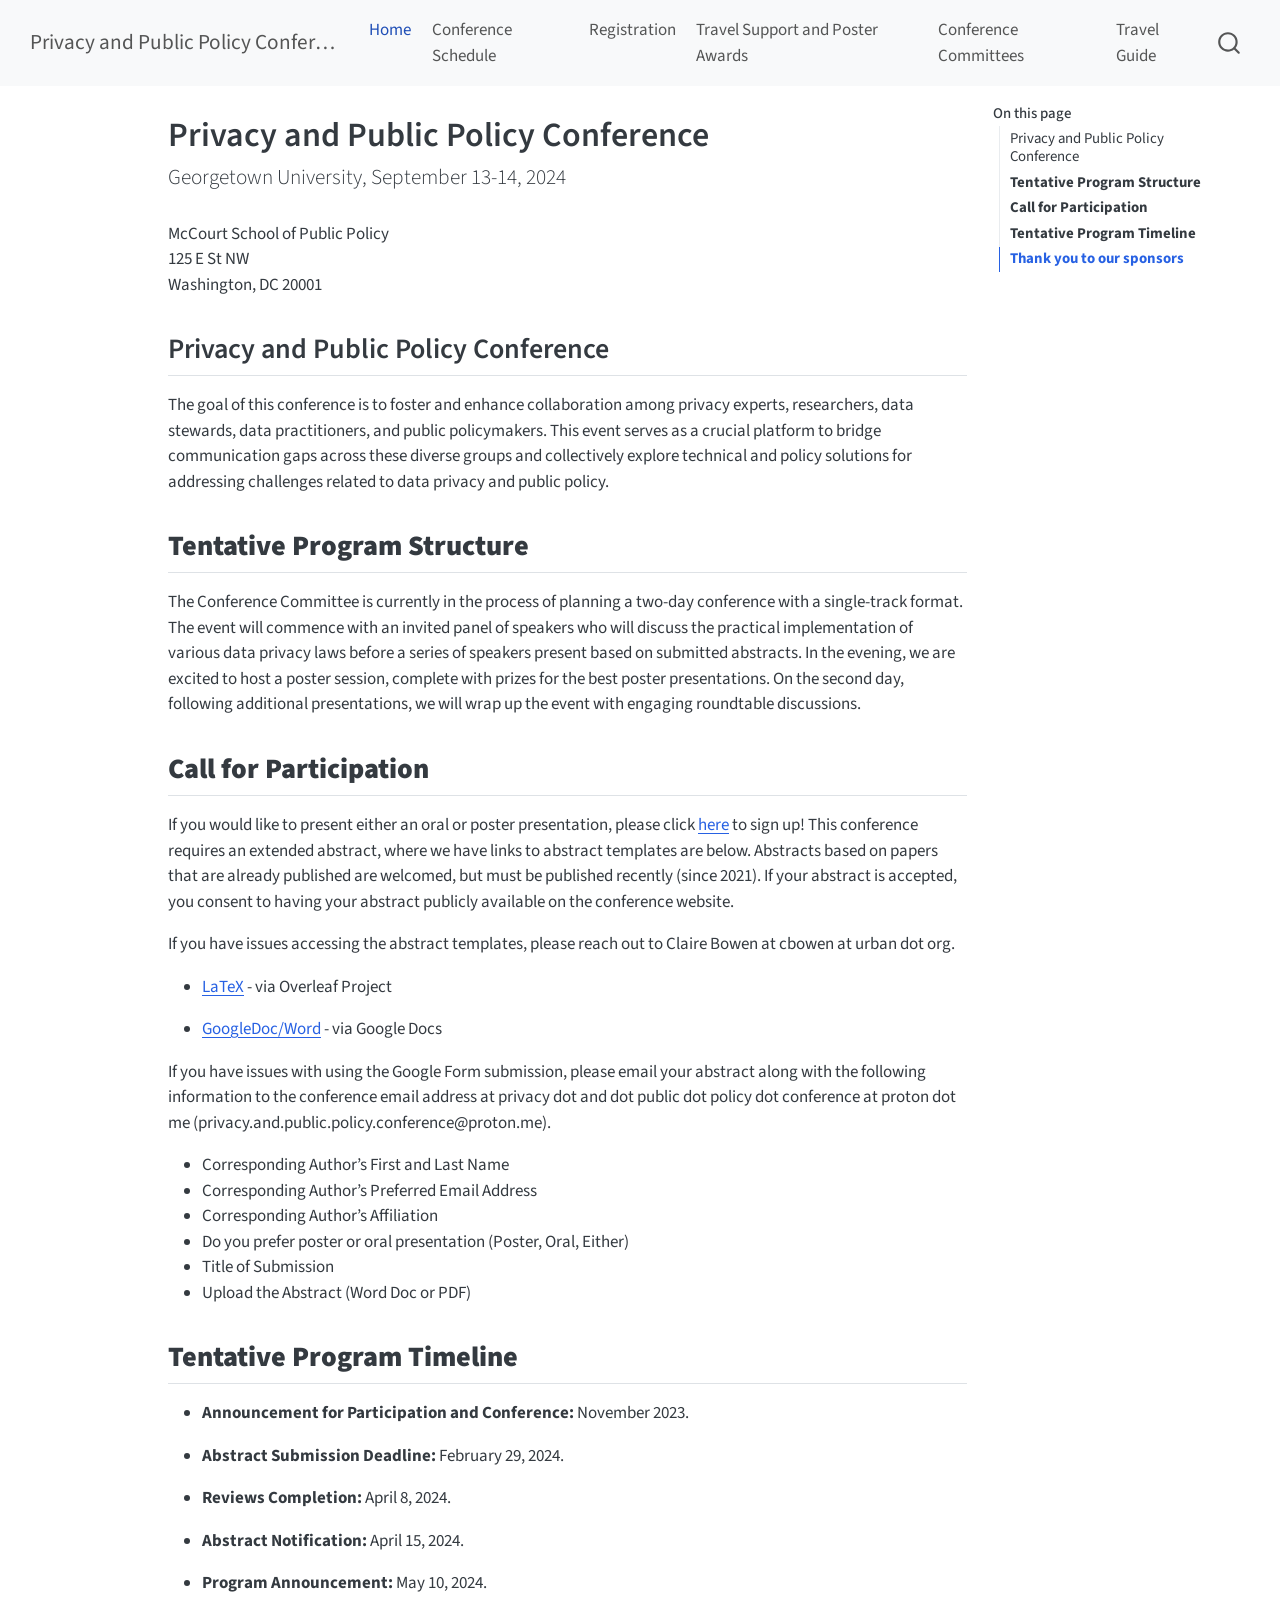
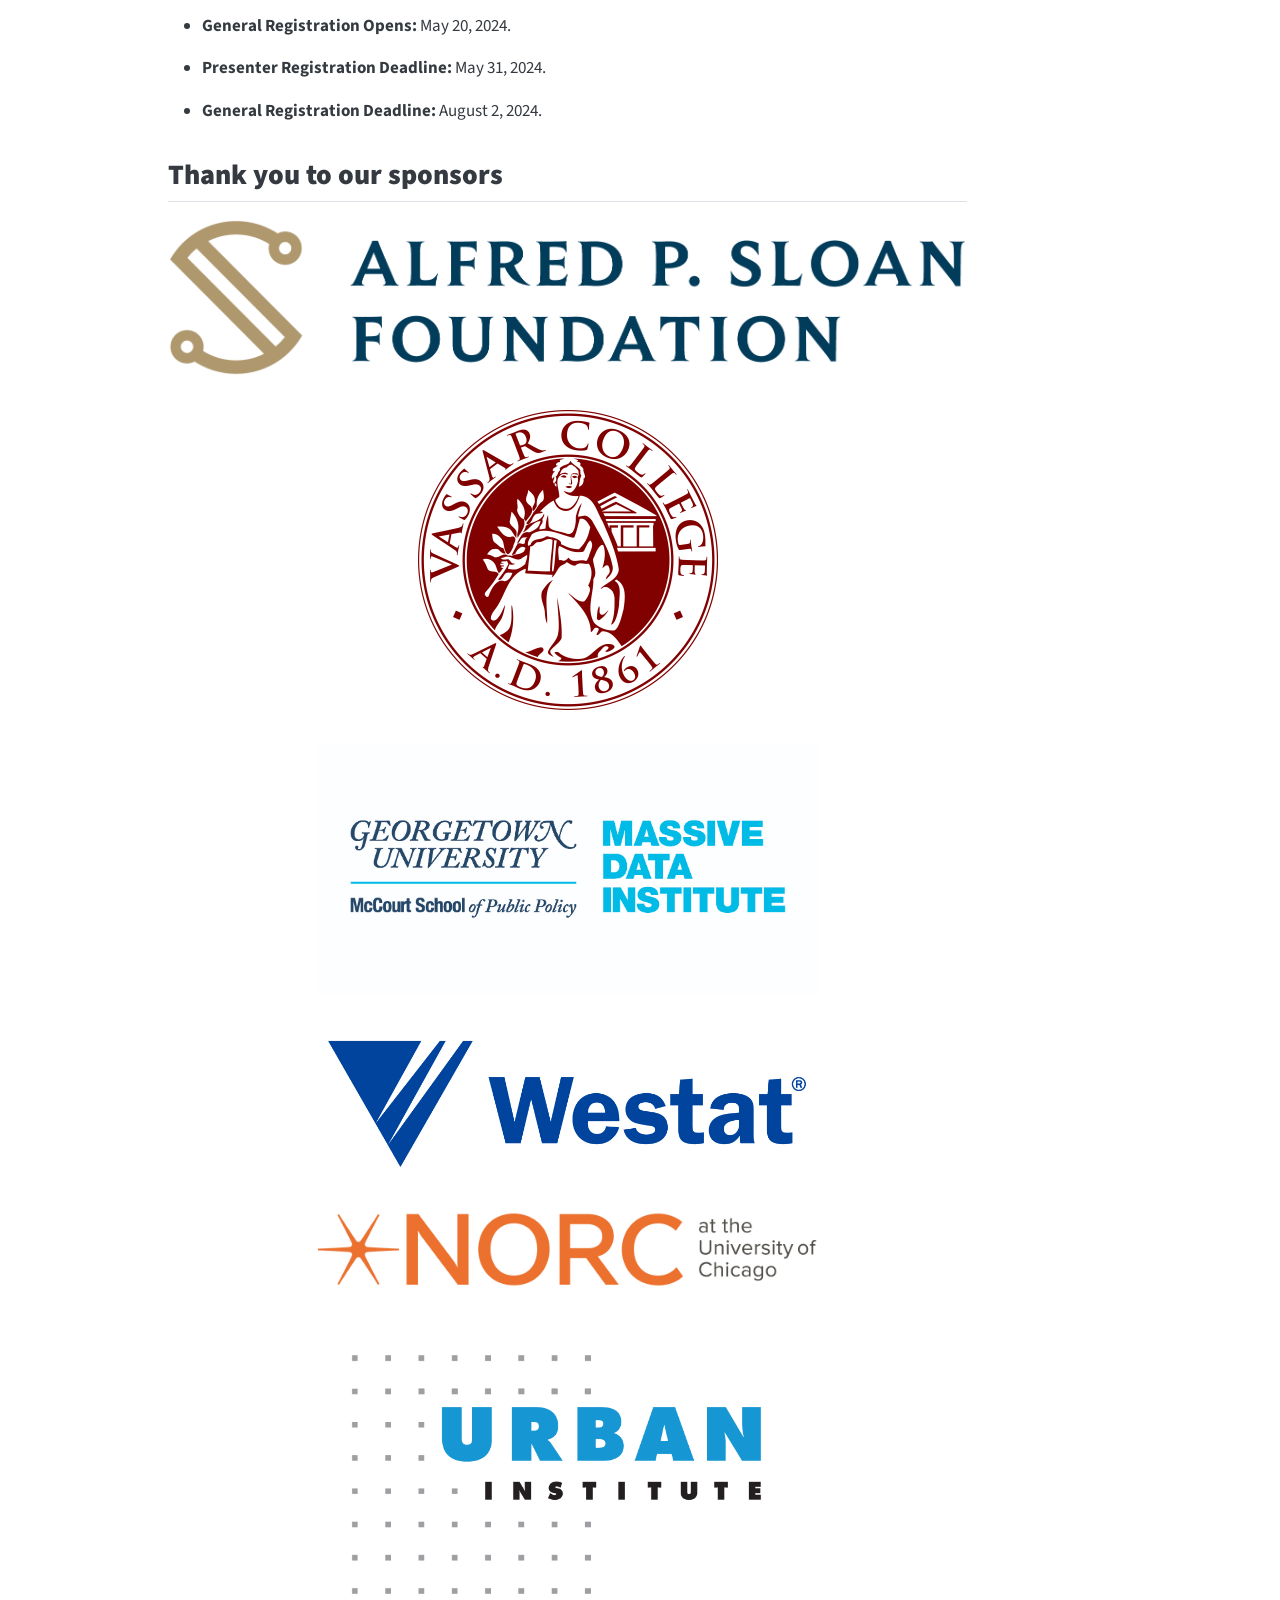
<file: docs/2024/index.html>
<!DOCTYPE html>
<html xmlns="http://www.w3.org/1999/xhtml" lang="en" xml:lang="en"><head>

<meta charset="utf-8">
<meta name="generator" content="quarto-1.8.26">

<meta name="viewport" content="width=device-width, initial-scale=1.0, user-scalable=yes">


<title>Privacy and Public Policy Conference</title>
<style>
code{white-space: pre-wrap;}
span.smallcaps{font-variant: small-caps;}
div.columns{display: flex; gap: min(4vw, 1.5em);}
div.column{flex: auto; overflow-x: auto;}
div.hanging-indent{margin-left: 1.5em; text-indent: -1.5em;}
ul.task-list{list-style: none;}
ul.task-list li input[type="checkbox"] {
  width: 0.8em;
  margin: 0 0.8em 0.2em -1em; /* quarto-specific, see https://github.com/quarto-dev/quarto-cli/issues/4556 */ 
  vertical-align: middle;
}
</style>


<script src="site_libs/quarto-nav/quarto-nav.js"></script>
<script src="site_libs/quarto-nav/headroom.min.js"></script>
<script src="site_libs/clipboard/clipboard.min.js"></script>
<script src="site_libs/quarto-search/autocomplete.umd.js"></script>
<script src="site_libs/quarto-search/fuse.min.js"></script>
<script src="site_libs/quarto-search/quarto-search.js"></script>
<meta name="quarto:offset" content="./">
<script src="site_libs/quarto-html/quarto.js" type="module"></script>
<script src="site_libs/quarto-html/tabsets/tabsets.js" type="module"></script>
<script src="site_libs/quarto-html/axe/axe-check.js" type="module"></script>
<script src="site_libs/quarto-html/popper.min.js"></script>
<script src="site_libs/quarto-html/tippy.umd.min.js"></script>
<script src="site_libs/quarto-html/anchor.min.js"></script>
<link href="site_libs/quarto-html/tippy.css" rel="stylesheet">
<link href="site_libs/quarto-html/quarto-syntax-highlighting-587c61ba64f3a5504c4d52d930310e48.css" rel="stylesheet" id="quarto-text-highlighting-styles">
<script src="site_libs/bootstrap/bootstrap.min.js"></script>
<link href="site_libs/bootstrap/bootstrap-icons.css" rel="stylesheet">
<link href="site_libs/bootstrap/bootstrap-589b0149ae1014d30596de447e1c7e8a.min.css" rel="stylesheet" append-hash="true" id="quarto-bootstrap" data-mode="light">
<script id="quarto-search-options" type="application/json">{
  "location": "navbar",
  "copy-button": false,
  "collapse-after": 3,
  "panel-placement": "end",
  "type": "overlay",
  "limit": 50,
  "keyboard-shortcut": [
    "f",
    "/",
    "s"
  ],
  "show-item-context": false,
  "language": {
    "search-no-results-text": "No results",
    "search-matching-documents-text": "matching documents",
    "search-copy-link-title": "Copy link to search",
    "search-hide-matches-text": "Hide additional matches",
    "search-more-match-text": "more match in this document",
    "search-more-matches-text": "more matches in this document",
    "search-clear-button-title": "Clear",
    "search-text-placeholder": "",
    "search-detached-cancel-button-title": "Cancel",
    "search-submit-button-title": "Submit",
    "search-label": "Search"
  }
}</script>


<link rel="stylesheet" href="styles.css">
</head>

<body class="nav-fixed quarto-light">

<div id="quarto-search-results"></div>
  <header id="quarto-header" class="headroom fixed-top">
    <nav class="navbar navbar-expand-lg " data-bs-theme="dark">
      <div class="navbar-container container-fluid">
      <div class="navbar-brand-container mx-auto">
    <a class="navbar-brand" href="./index.html">
    <span class="navbar-title">Privacy and Public Policy Conference</span>
    </a>
  </div>
            <div id="quarto-search" class="" title="Search"></div>
          <button class="navbar-toggler" type="button" data-bs-toggle="collapse" data-bs-target="#navbarCollapse" aria-controls="navbarCollapse" role="menu" aria-expanded="false" aria-label="Toggle navigation" onclick="if (window.quartoToggleHeadroom) { window.quartoToggleHeadroom(); }">
  <span class="navbar-toggler-icon"></span>
</button>
          <div class="collapse navbar-collapse" id="navbarCollapse">
            <ul class="navbar-nav navbar-nav-scroll me-auto">
  <li class="nav-item">
    <a class="nav-link active" href="./index.html" aria-current="page"> 
<span class="menu-text">Home</span></a>
  </li>  
  <li class="nav-item">
    <a class="nav-link" href="./schedule.html"> 
<span class="menu-text">Conference Schedule</span></a>
  </li>  
  <li class="nav-item">
    <a class="nav-link" href="./registration.html"> 
<span class="menu-text">Registration</span></a>
  </li>  
  <li class="nav-item">
    <a class="nav-link" href="./support.html"> 
<span class="menu-text">Travel Support and Poster Awards</span></a>
  </li>  
  <li class="nav-item">
    <a class="nav-link" href="./committee.html"> 
<span class="menu-text">Conference Committees</span></a>
  </li>  
  <li class="nav-item">
    <a class="nav-link" href="./travel.html"> 
<span class="menu-text">Travel Guide</span></a>
  </li>  
</ul>
          </div> <!-- /navcollapse -->
            <div class="quarto-navbar-tools">
</div>
      </div> <!-- /container-fluid -->
    </nav>
</header>
<!-- content -->
<div id="quarto-content" class="quarto-container page-columns page-rows-contents page-layout-article page-navbar">
<!-- sidebar -->
<!-- margin-sidebar -->
    <div id="quarto-margin-sidebar" class="sidebar margin-sidebar">
        <nav id="TOC" role="doc-toc" class="toc-active">
    <h2 id="toc-title">On this page</h2>
   
  <ul>
  <li><a href="#privacy-and-public-policy-conference" id="toc-privacy-and-public-policy-conference" class="nav-link active" data-scroll-target="#privacy-and-public-policy-conference">Privacy and Public Policy Conference</a></li>
  <li><a href="#tentative-program-structure" id="toc-tentative-program-structure" class="nav-link" data-scroll-target="#tentative-program-structure"><strong>Tentative Program Structure</strong></a></li>
  <li><a href="#call-for-participation" id="toc-call-for-participation" class="nav-link" data-scroll-target="#call-for-participation"><strong>Call for Participation</strong></a></li>
  <li><a href="#tentative-program-timeline" id="toc-tentative-program-timeline" class="nav-link" data-scroll-target="#tentative-program-timeline"><strong>Tentative Program Timeline</strong></a></li>
  <li><a href="#thank-you-to-our-sponsors" id="toc-thank-you-to-our-sponsors" class="nav-link" data-scroll-target="#thank-you-to-our-sponsors"><strong>Thank you to our sponsors</strong></a></li>
  </ul>
</nav>
    </div>
<!-- main -->
<main class="content" id="quarto-document-content">

<header id="title-block-header" class="quarto-title-block default">
<div class="quarto-title">
<h1 class="title">Privacy and Public Policy Conference</h1>
<p class="subtitle lead">Georgetown University, September 13-14, 2024</p>
</div>



<div class="quarto-title-meta">

    
  
    
  </div>
  


</header>


<p>McCourt School of Public Policy<br>
125 E St NW<br>
Washington, DC 20001</p>
<section id="privacy-and-public-policy-conference" class="level2">
<h2 class="anchored" data-anchor-id="privacy-and-public-policy-conference">Privacy and Public Policy Conference</h2>
<p>The goal of this conference is to foster and enhance collaboration among privacy experts, researchers, data stewards, data practitioners, and public policymakers. This event serves as a crucial platform to bridge communication gaps across these diverse groups and collectively explore technical and policy solutions for addressing challenges related to data privacy and public policy.</p>
</section>
<section id="tentative-program-structure" class="level2">
<h2 class="anchored" data-anchor-id="tentative-program-structure"><strong>Tentative Program Structure</strong></h2>
<p>The Conference Committee is currently in the process of planning a two-day conference with a single-track format. The event will commence with an invited panel of speakers who will discuss the practical implementation of various data privacy laws before a series of speakers present based on submitted abstracts. In the evening, we are excited to host a poster session, complete with prizes for the best poster presentations. On the second day, following additional presentations, we will wrap up the event with engaging roundtable discussions.</p>
</section>
<section id="call-for-participation" class="level2">
<h2 class="anchored" data-anchor-id="call-for-participation"><strong>Call for Participation</strong></h2>
<p>If you would like to present either an oral or poster presentation, please click <a href="https://docs.google.com/forms/d/e/1FAIpQLSe3JWSrB8U0adk_INZ5eQaMaeGV7-P5muDX_LUXKoRp72x89w/viewform">here</a> to sign up! This conference requires an extended abstract, where we have links to abstract templates are below. Abstracts based on papers that are already published are welcomed, but must be published recently (since 2021). If your abstract is accepted, you consent to having your abstract publicly available on the conference website.</p>
<p>If you have issues accessing the abstract templates, please reach out to Claire Bowen at cbowen at urban dot org.</p>
<ul>
<li><p><a href="https://www.overleaf.com/read/kvwpjnsqyybh#a2f234">LaTeX</a> - via Overleaf Project</p></li>
<li><p><a href="https://docs.google.com/document/d/1H6g1bBp7C6wcpzU31DsyWPaiTiMM1gNI/edit">GoogleDoc/Word</a> - via Google Docs</p></li>
</ul>
<p>If you have issues with using the Google Form submission, please email your abstract along with the following information to the conference email address at privacy dot and dot public dot policy dot conference at proton dot me (privacy.and.public.policy.conference@proton.me).</p>
<ul>
<li>Corresponding Author’s First and Last Name</li>
<li>Corresponding Author’s Preferred Email Address</li>
<li>Corresponding Author’s Affiliation</li>
<li>Do you prefer poster or oral presentation (Poster, Oral, Either)</li>
<li>Title of Submission</li>
<li>Upload the Abstract (Word Doc or PDF)</li>
</ul>
</section>
<section id="tentative-program-timeline" class="level2">
<h2 class="anchored" data-anchor-id="tentative-program-timeline"><strong>Tentative Program Timeline</strong></h2>
<ul>
<li><p><strong>Announcement for Participation and Conference:</strong> November 2023.</p></li>
<li><p><strong>Abstract Submission Deadline:</strong> February 29, 2024.</p></li>
<li><p><strong>Reviews Completion:</strong> April 8, 2024.</p></li>
<li><p><strong>Abstract Notification:</strong> April 15, 2024.</p></li>
<li><p><strong>Program Announcement:</strong> May 10, 2024.</p></li>
<li><p><strong>General Registration Opens:</strong> May 20, 2024.</p></li>
<li><p><strong>Presenter Registration Deadline:</strong> May 31, 2024.</p></li>
<li><p><strong>General Registration Deadline:</strong> August 2, 2024.</p></li>
</ul>
</section>
<section id="thank-you-to-our-sponsors" class="level2">
<h2 class="anchored" data-anchor-id="thank-you-to-our-sponsors"><strong>Thank you to our sponsors</strong></h2>
<div class="quarto-figure quarto-figure-center">
<figure class="figure">
<p><img src="images/sloan-logo-01.png" class="img-fluid quarto-figure quarto-figure-center figure-img"></p>
</figure>
</div>
<div class="quarto-figure quarto-figure-center">
<figure class="figure">
<p><img src="images/Vassar_College_Seal.svg-01.png" class="img-fluid quarto-figure quarto-figure-center figure-img" width="300"></p>
</figure>
</div>
<div class="quarto-figure quarto-figure-center">
<figure class="figure">
<p><img src="images/McCourt_Secondary_CMYK_Formal_MDI (1)-01.jpg" class="img-fluid quarto-figure quarto-figure-center figure-img" width="500"></p>
</figure>
</div>
<div class="quarto-figure quarto-figure-center">
<figure class="figure">
<p><img src="images/Westat_Logo_high-res-01.jpg" class="img-fluid quarto-figure quarto-figure-center figure-img" width="500"></p>
</figure>
</div>
<div class="quarto-figure quarto-figure-center">
<figure class="figure">
<p><img src="images/NORC-Logo-Full-Color-01.jpg" class="img-fluid quarto-figure quarto-figure-center figure-img" width="500"></p>
</figure>
</div>
<div class="quarto-figure quarto-figure-center">
<figure class="figure">
<p><img src="images/ui-logo-rgb-01.png" class="img-fluid quarto-figure quarto-figure-center figure-img" width="500"></p>
</figure>
</div>


</section>

</main> <!-- /main -->
<script id="quarto-html-after-body" type="application/javascript">
  window.document.addEventListener("DOMContentLoaded", function (event) {
    const icon = "";
    const anchorJS = new window.AnchorJS();
    anchorJS.options = {
      placement: 'right',
      icon: icon
    };
    anchorJS.add('.anchored');
    const isCodeAnnotation = (el) => {
      for (const clz of el.classList) {
        if (clz.startsWith('code-annotation-')) {                     
          return true;
        }
      }
      return false;
    }
    const onCopySuccess = function(e) {
      // button target
      const button = e.trigger;
      // don't keep focus
      button.blur();
      // flash "checked"
      button.classList.add('code-copy-button-checked');
      var currentTitle = button.getAttribute("title");
      button.setAttribute("title", "Copied!");
      let tooltip;
      if (window.bootstrap) {
        button.setAttribute("data-bs-toggle", "tooltip");
        button.setAttribute("data-bs-placement", "left");
        button.setAttribute("data-bs-title", "Copied!");
        tooltip = new bootstrap.Tooltip(button, 
          { trigger: "manual", 
            customClass: "code-copy-button-tooltip",
            offset: [0, -8]});
        tooltip.show();    
      }
      setTimeout(function() {
        if (tooltip) {
          tooltip.hide();
          button.removeAttribute("data-bs-title");
          button.removeAttribute("data-bs-toggle");
          button.removeAttribute("data-bs-placement");
        }
        button.setAttribute("title", currentTitle);
        button.classList.remove('code-copy-button-checked');
      }, 1000);
      // clear code selection
      e.clearSelection();
    }
    const getTextToCopy = function(trigger) {
      const outerScaffold = trigger.parentElement.cloneNode(true);
      const codeEl = outerScaffold.querySelector('code');
      for (const childEl of codeEl.children) {
        if (isCodeAnnotation(childEl)) {
          childEl.remove();
        }
      }
      return codeEl.innerText;
    }
    const clipboard = new window.ClipboardJS('.code-copy-button:not([data-in-quarto-modal])', {
      text: getTextToCopy
    });
    clipboard.on('success', onCopySuccess);
    if (window.document.getElementById('quarto-embedded-source-code-modal')) {
      const clipboardModal = new window.ClipboardJS('.code-copy-button[data-in-quarto-modal]', {
        text: getTextToCopy,
        container: window.document.getElementById('quarto-embedded-source-code-modal')
      });
      clipboardModal.on('success', onCopySuccess);
    }
      var localhostRegex = new RegExp(/^(?:http|https):\/\/localhost\:?[0-9]*\//);
      var mailtoRegex = new RegExp(/^mailto:/);
        var filterRegex = new RegExp('/' + window.location.host + '/');
      var isInternal = (href) => {
          return filterRegex.test(href) || localhostRegex.test(href) || mailtoRegex.test(href);
      }
      // Inspect non-navigation links and adorn them if external
     var links = window.document.querySelectorAll('a[href]:not(.nav-link):not(.navbar-brand):not(.toc-action):not(.sidebar-link):not(.sidebar-item-toggle):not(.pagination-link):not(.no-external):not([aria-hidden]):not(.dropdown-item):not(.quarto-navigation-tool):not(.about-link)');
      for (var i=0; i<links.length; i++) {
        const link = links[i];
        if (!isInternal(link.href)) {
          // undo the damage that might have been done by quarto-nav.js in the case of
          // links that we want to consider external
          if (link.dataset.originalHref !== undefined) {
            link.href = link.dataset.originalHref;
          }
        }
      }
    function tippyHover(el, contentFn, onTriggerFn, onUntriggerFn) {
      const config = {
        allowHTML: true,
        maxWidth: 500,
        delay: 100,
        arrow: false,
        appendTo: function(el) {
            return el.parentElement;
        },
        interactive: true,
        interactiveBorder: 10,
        theme: 'quarto',
        placement: 'bottom-start',
      };
      if (contentFn) {
        config.content = contentFn;
      }
      if (onTriggerFn) {
        config.onTrigger = onTriggerFn;
      }
      if (onUntriggerFn) {
        config.onUntrigger = onUntriggerFn;
      }
      window.tippy(el, config); 
    }
    const noterefs = window.document.querySelectorAll('a[role="doc-noteref"]');
    for (var i=0; i<noterefs.length; i++) {
      const ref = noterefs[i];
      tippyHover(ref, function() {
        // use id or data attribute instead here
        let href = ref.getAttribute('data-footnote-href') || ref.getAttribute('href');
        try { href = new URL(href).hash; } catch {}
        const id = href.replace(/^#\/?/, "");
        const note = window.document.getElementById(id);
        if (note) {
          return note.innerHTML;
        } else {
          return "";
        }
      });
    }
    const xrefs = window.document.querySelectorAll('a.quarto-xref');
    const processXRef = (id, note) => {
      // Strip column container classes
      const stripColumnClz = (el) => {
        el.classList.remove("page-full", "page-columns");
        if (el.children) {
          for (const child of el.children) {
            stripColumnClz(child);
          }
        }
      }
      stripColumnClz(note)
      if (id === null || id.startsWith('sec-')) {
        // Special case sections, only their first couple elements
        const container = document.createElement("div");
        if (note.children && note.children.length > 2) {
          container.appendChild(note.children[0].cloneNode(true));
          for (let i = 1; i < note.children.length; i++) {
            const child = note.children[i];
            if (child.tagName === "P" && child.innerText === "") {
              continue;
            } else {
              container.appendChild(child.cloneNode(true));
              break;
            }
          }
          if (window.Quarto?.typesetMath) {
            window.Quarto.typesetMath(container);
          }
          return container.innerHTML
        } else {
          if (window.Quarto?.typesetMath) {
            window.Quarto.typesetMath(note);
          }
          return note.innerHTML;
        }
      } else {
        // Remove any anchor links if they are present
        const anchorLink = note.querySelector('a.anchorjs-link');
        if (anchorLink) {
          anchorLink.remove();
        }
        if (window.Quarto?.typesetMath) {
          window.Quarto.typesetMath(note);
        }
        if (note.classList.contains("callout")) {
          return note.outerHTML;
        } else {
          return note.innerHTML;
        }
      }
    }
    for (var i=0; i<xrefs.length; i++) {
      const xref = xrefs[i];
      tippyHover(xref, undefined, function(instance) {
        instance.disable();
        let url = xref.getAttribute('href');
        let hash = undefined; 
        if (url.startsWith('#')) {
          hash = url;
        } else {
          try { hash = new URL(url).hash; } catch {}
        }
        if (hash) {
          const id = hash.replace(/^#\/?/, "");
          const note = window.document.getElementById(id);
          if (note !== null) {
            try {
              const html = processXRef(id, note.cloneNode(true));
              instance.setContent(html);
            } finally {
              instance.enable();
              instance.show();
            }
          } else {
            // See if we can fetch this
            fetch(url.split('#')[0])
            .then(res => res.text())
            .then(html => {
              const parser = new DOMParser();
              const htmlDoc = parser.parseFromString(html, "text/html");
              const note = htmlDoc.getElementById(id);
              if (note !== null) {
                const html = processXRef(id, note);
                instance.setContent(html);
              } 
            }).finally(() => {
              instance.enable();
              instance.show();
            });
          }
        } else {
          // See if we can fetch a full url (with no hash to target)
          // This is a special case and we should probably do some content thinning / targeting
          fetch(url)
          .then(res => res.text())
          .then(html => {
            const parser = new DOMParser();
            const htmlDoc = parser.parseFromString(html, "text/html");
            const note = htmlDoc.querySelector('main.content');
            if (note !== null) {
              // This should only happen for chapter cross references
              // (since there is no id in the URL)
              // remove the first header
              if (note.children.length > 0 && note.children[0].tagName === "HEADER") {
                note.children[0].remove();
              }
              const html = processXRef(null, note);
              instance.setContent(html);
            } 
          }).finally(() => {
            instance.enable();
            instance.show();
          });
        }
      }, function(instance) {
      });
    }
        let selectedAnnoteEl;
        const selectorForAnnotation = ( cell, annotation) => {
          let cellAttr = 'data-code-cell="' + cell + '"';
          let lineAttr = 'data-code-annotation="' +  annotation + '"';
          const selector = 'span[' + cellAttr + '][' + lineAttr + ']';
          return selector;
        }
        const selectCodeLines = (annoteEl) => {
          const doc = window.document;
          const targetCell = annoteEl.getAttribute("data-target-cell");
          const targetAnnotation = annoteEl.getAttribute("data-target-annotation");
          const annoteSpan = window.document.querySelector(selectorForAnnotation(targetCell, targetAnnotation));
          const lines = annoteSpan.getAttribute("data-code-lines").split(",");
          const lineIds = lines.map((line) => {
            return targetCell + "-" + line;
          })
          let top = null;
          let height = null;
          let parent = null;
          if (lineIds.length > 0) {
              //compute the position of the single el (top and bottom and make a div)
              const el = window.document.getElementById(lineIds[0]);
              top = el.offsetTop;
              height = el.offsetHeight;
              parent = el.parentElement.parentElement;
            if (lineIds.length > 1) {
              const lastEl = window.document.getElementById(lineIds[lineIds.length - 1]);
              const bottom = lastEl.offsetTop + lastEl.offsetHeight;
              height = bottom - top;
            }
            if (top !== null && height !== null && parent !== null) {
              // cook up a div (if necessary) and position it 
              let div = window.document.getElementById("code-annotation-line-highlight");
              if (div === null) {
                div = window.document.createElement("div");
                div.setAttribute("id", "code-annotation-line-highlight");
                div.style.position = 'absolute';
                parent.appendChild(div);
              }
              div.style.top = top - 2 + "px";
              div.style.height = height + 4 + "px";
              div.style.left = 0;
              let gutterDiv = window.document.getElementById("code-annotation-line-highlight-gutter");
              if (gutterDiv === null) {
                gutterDiv = window.document.createElement("div");
                gutterDiv.setAttribute("id", "code-annotation-line-highlight-gutter");
                gutterDiv.style.position = 'absolute';
                const codeCell = window.document.getElementById(targetCell);
                const gutter = codeCell.querySelector('.code-annotation-gutter');
                gutter.appendChild(gutterDiv);
              }
              gutterDiv.style.top = top - 2 + "px";
              gutterDiv.style.height = height + 4 + "px";
            }
            selectedAnnoteEl = annoteEl;
          }
        };
        const unselectCodeLines = () => {
          const elementsIds = ["code-annotation-line-highlight", "code-annotation-line-highlight-gutter"];
          elementsIds.forEach((elId) => {
            const div = window.document.getElementById(elId);
            if (div) {
              div.remove();
            }
          });
          selectedAnnoteEl = undefined;
        };
          // Handle positioning of the toggle
      window.addEventListener(
        "resize",
        throttle(() => {
          elRect = undefined;
          if (selectedAnnoteEl) {
            selectCodeLines(selectedAnnoteEl);
          }
        }, 10)
      );
      function throttle(fn, ms) {
      let throttle = false;
      let timer;
        return (...args) => {
          if(!throttle) { // first call gets through
              fn.apply(this, args);
              throttle = true;
          } else { // all the others get throttled
              if(timer) clearTimeout(timer); // cancel #2
              timer = setTimeout(() => {
                fn.apply(this, args);
                timer = throttle = false;
              }, ms);
          }
        };
      }
        // Attach click handler to the DT
        const annoteDls = window.document.querySelectorAll('dt[data-target-cell]');
        for (const annoteDlNode of annoteDls) {
          annoteDlNode.addEventListener('click', (event) => {
            const clickedEl = event.target;
            if (clickedEl !== selectedAnnoteEl) {
              unselectCodeLines();
              const activeEl = window.document.querySelector('dt[data-target-cell].code-annotation-active');
              if (activeEl) {
                activeEl.classList.remove('code-annotation-active');
              }
              selectCodeLines(clickedEl);
              clickedEl.classList.add('code-annotation-active');
            } else {
              // Unselect the line
              unselectCodeLines();
              clickedEl.classList.remove('code-annotation-active');
            }
          });
        }
    const findCites = (el) => {
      const parentEl = el.parentElement;
      if (parentEl) {
        const cites = parentEl.dataset.cites;
        if (cites) {
          return {
            el,
            cites: cites.split(' ')
          };
        } else {
          return findCites(el.parentElement)
        }
      } else {
        return undefined;
      }
    };
    var bibliorefs = window.document.querySelectorAll('a[role="doc-biblioref"]');
    for (var i=0; i<bibliorefs.length; i++) {
      const ref = bibliorefs[i];
      const citeInfo = findCites(ref);
      if (citeInfo) {
        tippyHover(citeInfo.el, function() {
          var popup = window.document.createElement('div');
          citeInfo.cites.forEach(function(cite) {
            var citeDiv = window.document.createElement('div');
            citeDiv.classList.add('hanging-indent');
            citeDiv.classList.add('csl-entry');
            var biblioDiv = window.document.getElementById('ref-' + cite);
            if (biblioDiv) {
              citeDiv.innerHTML = biblioDiv.innerHTML;
            }
            popup.appendChild(citeDiv);
          });
          return popup.innerHTML;
        });
      }
    }
  });
  </script>
</div> <!-- /content -->




</body></html>
</file>
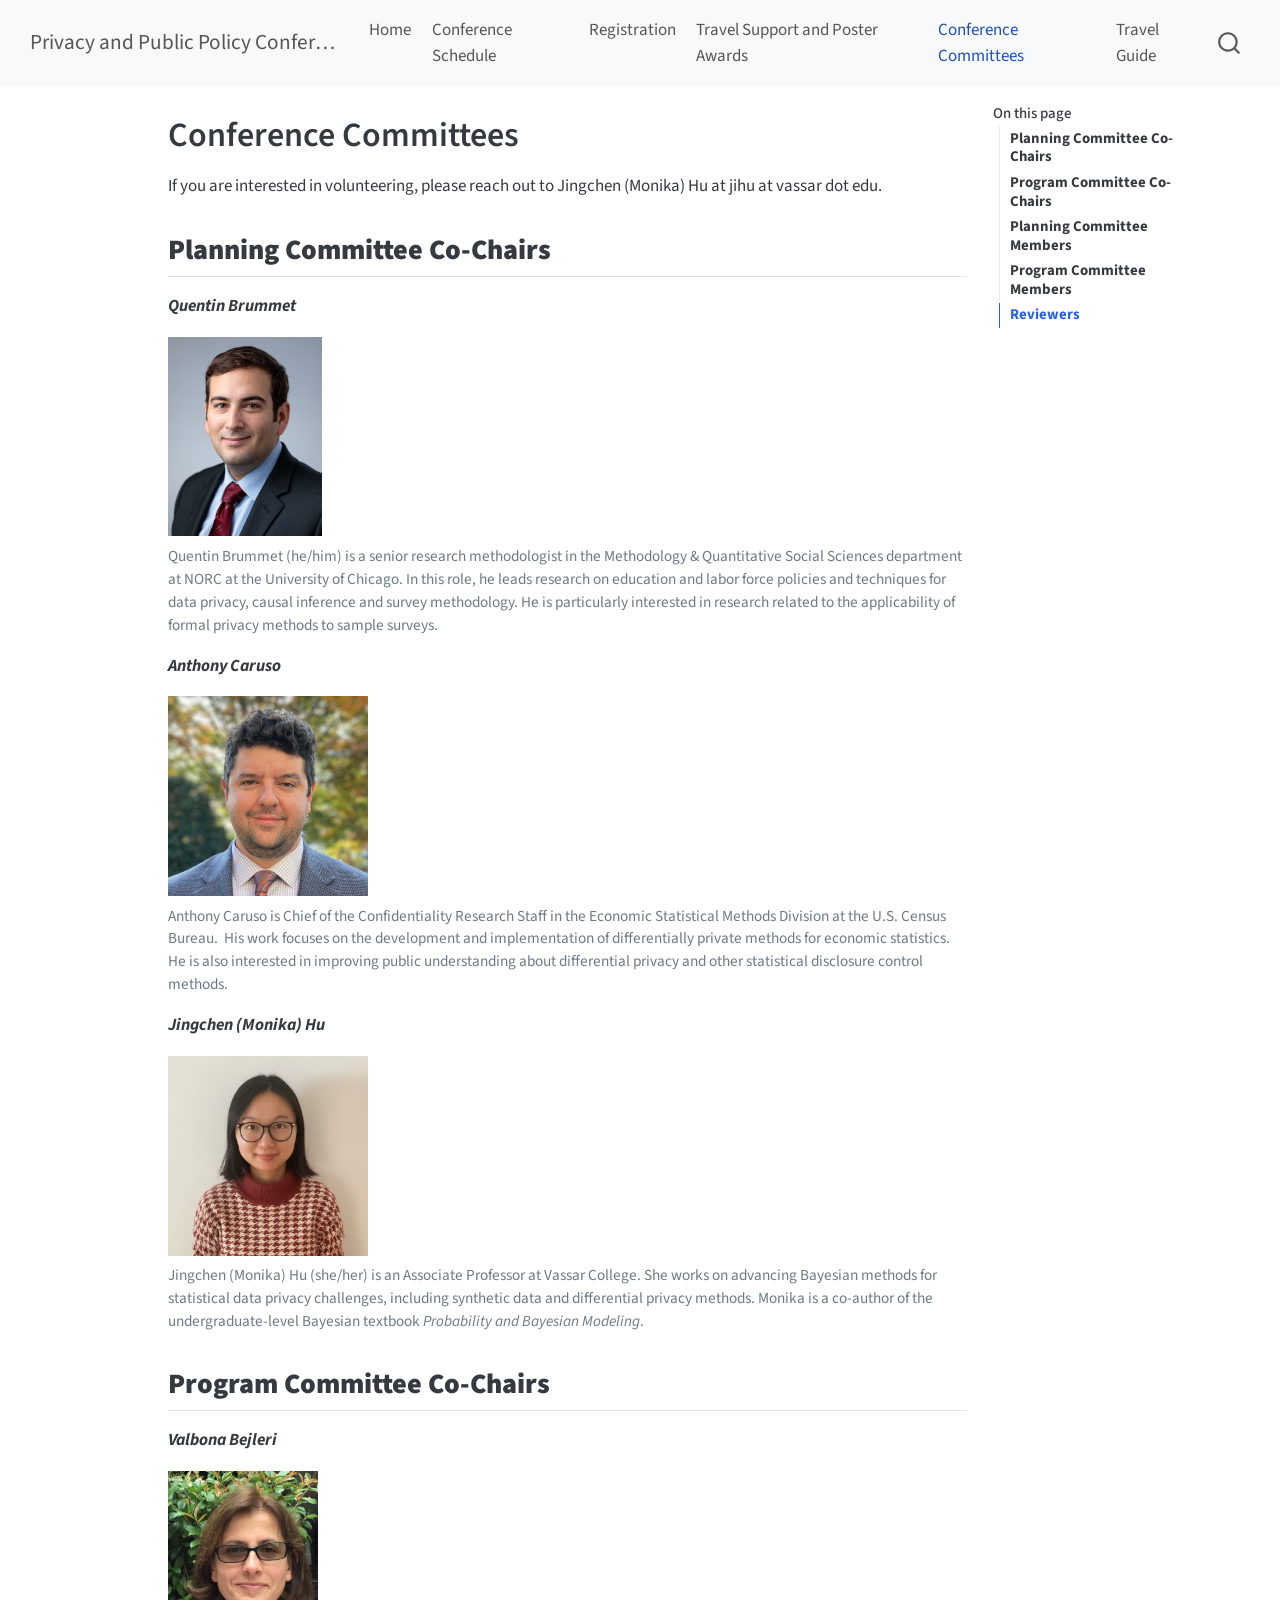
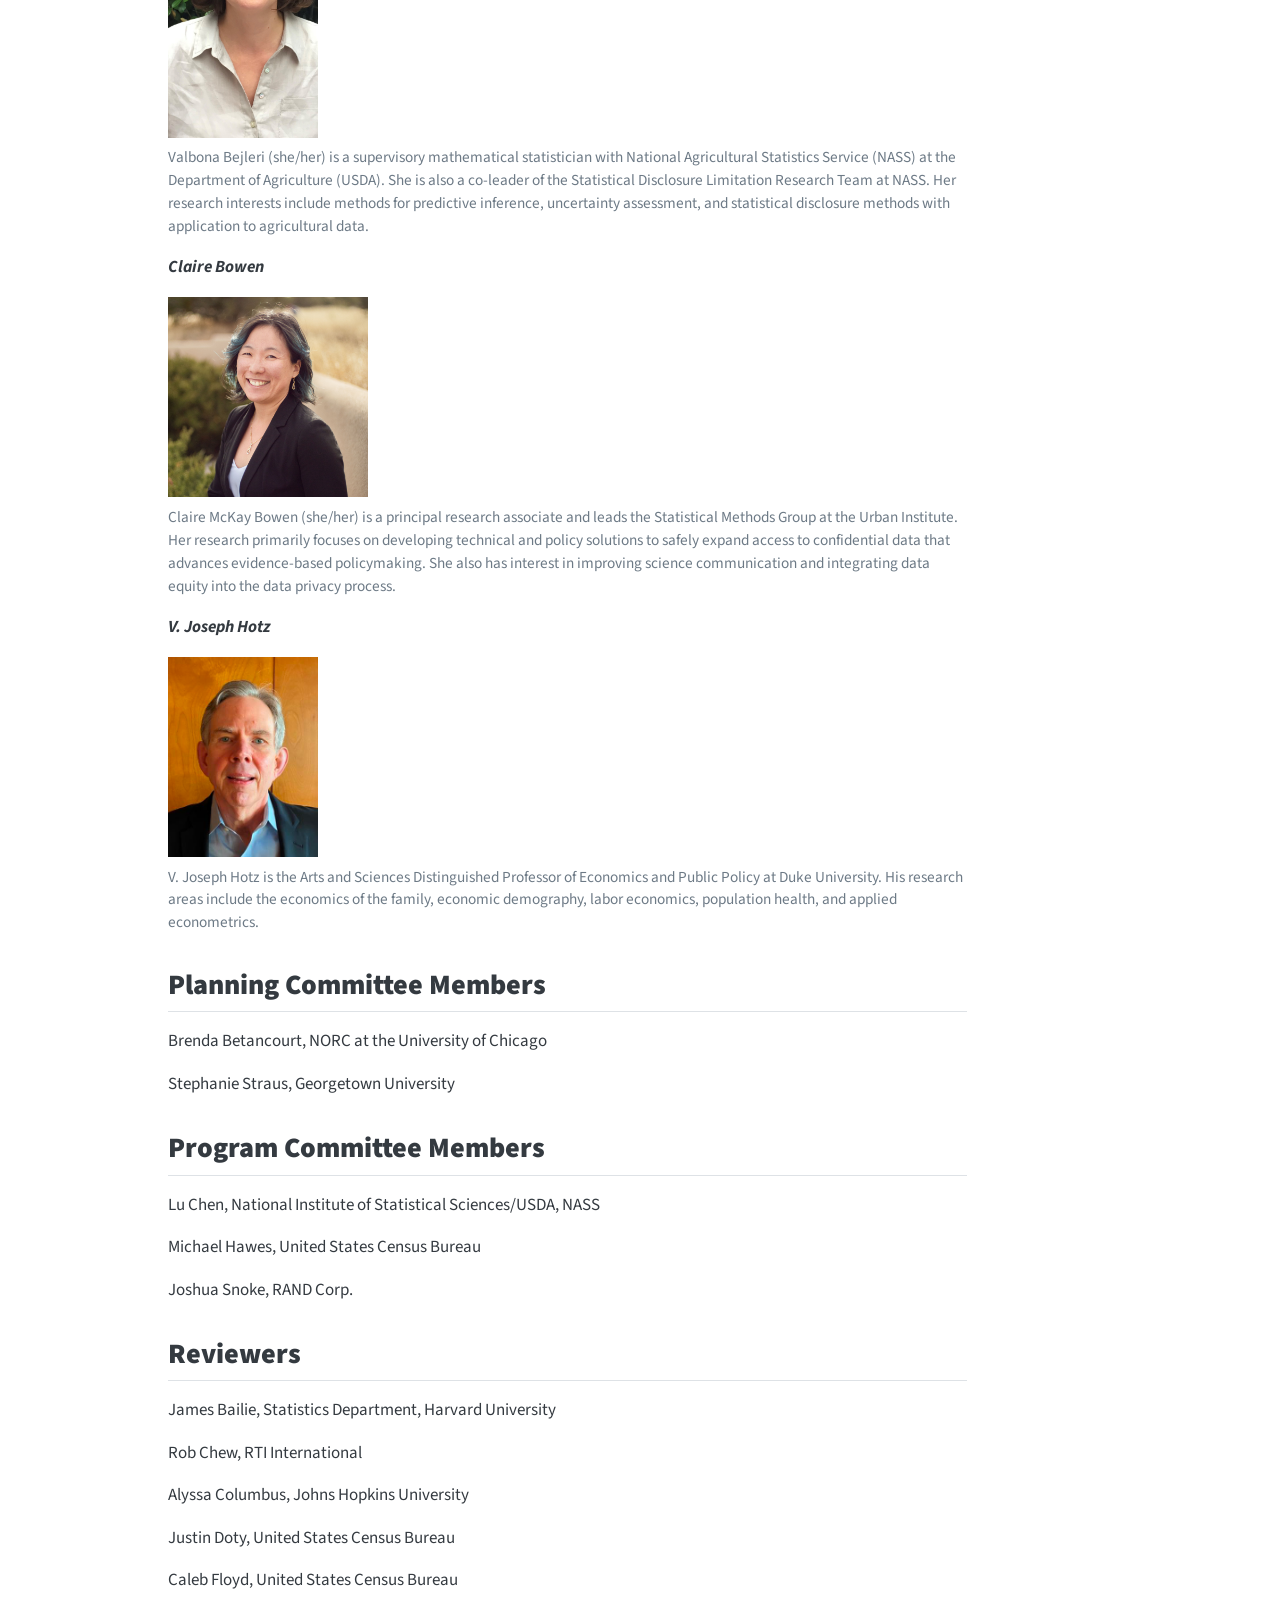
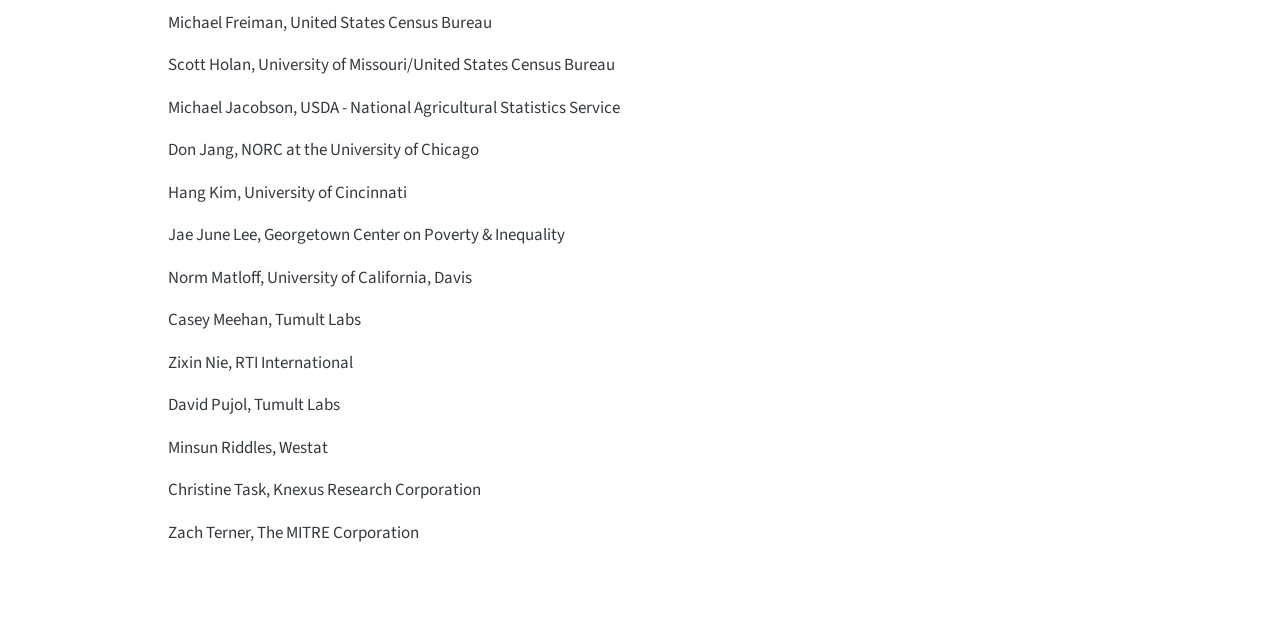
<file: docs/2024/committee.html>
<!DOCTYPE html>
<html xmlns="http://www.w3.org/1999/xhtml" lang="en" xml:lang="en"><head>

<meta charset="utf-8">
<meta name="generator" content="quarto-1.8.26">

<meta name="viewport" content="width=device-width, initial-scale=1.0, user-scalable=yes">


<title>Conference Committees – Privacy and Public Policy Conference</title>
<style>
code{white-space: pre-wrap;}
span.smallcaps{font-variant: small-caps;}
div.columns{display: flex; gap: min(4vw, 1.5em);}
div.column{flex: auto; overflow-x: auto;}
div.hanging-indent{margin-left: 1.5em; text-indent: -1.5em;}
ul.task-list{list-style: none;}
ul.task-list li input[type="checkbox"] {
  width: 0.8em;
  margin: 0 0.8em 0.2em -1em; /* quarto-specific, see https://github.com/quarto-dev/quarto-cli/issues/4556 */ 
  vertical-align: middle;
}
</style>


<script src="site_libs/quarto-nav/quarto-nav.js"></script>
<script src="site_libs/quarto-nav/headroom.min.js"></script>
<script src="site_libs/clipboard/clipboard.min.js"></script>
<script src="site_libs/quarto-search/autocomplete.umd.js"></script>
<script src="site_libs/quarto-search/fuse.min.js"></script>
<script src="site_libs/quarto-search/quarto-search.js"></script>
<meta name="quarto:offset" content="./">
<script src="site_libs/quarto-html/quarto.js" type="module"></script>
<script src="site_libs/quarto-html/tabsets/tabsets.js" type="module"></script>
<script src="site_libs/quarto-html/axe/axe-check.js" type="module"></script>
<script src="site_libs/quarto-html/popper.min.js"></script>
<script src="site_libs/quarto-html/tippy.umd.min.js"></script>
<script src="site_libs/quarto-html/anchor.min.js"></script>
<link href="site_libs/quarto-html/tippy.css" rel="stylesheet">
<link href="site_libs/quarto-html/quarto-syntax-highlighting-587c61ba64f3a5504c4d52d930310e48.css" rel="stylesheet" id="quarto-text-highlighting-styles">
<script src="site_libs/bootstrap/bootstrap.min.js"></script>
<link href="site_libs/bootstrap/bootstrap-icons.css" rel="stylesheet">
<link href="site_libs/bootstrap/bootstrap-589b0149ae1014d30596de447e1c7e8a.min.css" rel="stylesheet" append-hash="true" id="quarto-bootstrap" data-mode="light">
<script id="quarto-search-options" type="application/json">{
  "location": "navbar",
  "copy-button": false,
  "collapse-after": 3,
  "panel-placement": "end",
  "type": "overlay",
  "limit": 50,
  "keyboard-shortcut": [
    "f",
    "/",
    "s"
  ],
  "show-item-context": false,
  "language": {
    "search-no-results-text": "No results",
    "search-matching-documents-text": "matching documents",
    "search-copy-link-title": "Copy link to search",
    "search-hide-matches-text": "Hide additional matches",
    "search-more-match-text": "more match in this document",
    "search-more-matches-text": "more matches in this document",
    "search-clear-button-title": "Clear",
    "search-text-placeholder": "",
    "search-detached-cancel-button-title": "Cancel",
    "search-submit-button-title": "Submit",
    "search-label": "Search"
  }
}</script>


<link rel="stylesheet" href="styles.css">
</head>

<body class="nav-fixed quarto-light">

<div id="quarto-search-results"></div>
  <header id="quarto-header" class="headroom fixed-top">
    <nav class="navbar navbar-expand-lg " data-bs-theme="dark">
      <div class="navbar-container container-fluid">
      <div class="navbar-brand-container mx-auto">
    <a class="navbar-brand" href="./index.html">
    <span class="navbar-title">Privacy and Public Policy Conference</span>
    </a>
  </div>
            <div id="quarto-search" class="" title="Search"></div>
          <button class="navbar-toggler" type="button" data-bs-toggle="collapse" data-bs-target="#navbarCollapse" aria-controls="navbarCollapse" role="menu" aria-expanded="false" aria-label="Toggle navigation" onclick="if (window.quartoToggleHeadroom) { window.quartoToggleHeadroom(); }">
  <span class="navbar-toggler-icon"></span>
</button>
          <div class="collapse navbar-collapse" id="navbarCollapse">
            <ul class="navbar-nav navbar-nav-scroll me-auto">
  <li class="nav-item">
    <a class="nav-link" href="./index.html"> 
<span class="menu-text">Home</span></a>
  </li>  
  <li class="nav-item">
    <a class="nav-link" href="./schedule.html"> 
<span class="menu-text">Conference Schedule</span></a>
  </li>  
  <li class="nav-item">
    <a class="nav-link" href="./registration.html"> 
<span class="menu-text">Registration</span></a>
  </li>  
  <li class="nav-item">
    <a class="nav-link" href="./support.html"> 
<span class="menu-text">Travel Support and Poster Awards</span></a>
  </li>  
  <li class="nav-item">
    <a class="nav-link active" href="./committee.html" aria-current="page"> 
<span class="menu-text">Conference Committees</span></a>
  </li>  
  <li class="nav-item">
    <a class="nav-link" href="./travel.html"> 
<span class="menu-text">Travel Guide</span></a>
  </li>  
</ul>
          </div> <!-- /navcollapse -->
            <div class="quarto-navbar-tools">
</div>
      </div> <!-- /container-fluid -->
    </nav>
</header>
<!-- content -->
<div id="quarto-content" class="quarto-container page-columns page-rows-contents page-layout-article page-navbar">
<!-- sidebar -->
<!-- margin-sidebar -->
    <div id="quarto-margin-sidebar" class="sidebar margin-sidebar">
        <nav id="TOC" role="doc-toc" class="toc-active">
    <h2 id="toc-title">On this page</h2>
   
  <ul>
  <li><a href="#planning-committee-co-chairs" id="toc-planning-committee-co-chairs" class="nav-link active" data-scroll-target="#planning-committee-co-chairs"><strong>Planning Committee Co-Chairs</strong></a></li>
  <li><a href="#program-committee-co-chairs" id="toc-program-committee-co-chairs" class="nav-link" data-scroll-target="#program-committee-co-chairs"><strong>Program Committee Co-Chairs</strong></a></li>
  <li><a href="#planning-committee-members" id="toc-planning-committee-members" class="nav-link" data-scroll-target="#planning-committee-members"><strong>Planning Committee Members</strong></a></li>
  <li><a href="#program-committee-members" id="toc-program-committee-members" class="nav-link" data-scroll-target="#program-committee-members"><strong>Program Committee Members</strong></a></li>
  <li><a href="#reviewers" id="toc-reviewers" class="nav-link" data-scroll-target="#reviewers"><strong>Reviewers</strong></a></li>
  </ul>
</nav>
    </div>
<!-- main -->
<main class="content" id="quarto-document-content">

<header id="title-block-header" class="quarto-title-block default">
<div class="quarto-title">
<h1 class="title">Conference Committees</h1>
</div>



<div class="quarto-title-meta">

    
  
    
  </div>
  


</header>


<p>If you are interested in volunteering, please reach out to Jingchen (Monika) Hu at jihu at vassar dot edu.</p>
<section id="planning-committee-co-chairs" class="level2">
<h2 class="anchored" data-anchor-id="planning-committee-co-chairs"><strong>Planning Committee Co-Chairs</strong></h2>
<p><strong><em>Quentin Brummet</em></strong></p>
<div class="quarto-figure quarto-figure-left">
<figure class="figure">
<p><img src="figs/quentin_profile.jpg" class="img-fluid figure-img" width="154"></p>
<figcaption>Quentin Brummet (he/him) is a senior research methodologist in the Methodology &amp; Quantitative Social Sciences department at NORC at the University of Chicago. In this role, he leads research on education and labor force policies and techniques for data privacy, causal inference and survey methodology. He is particularly interested in research related to the applicability of formal privacy methods to sample surveys.</figcaption>
</figure>
</div>
<p><strong><em>Anthony Caruso</em></strong></p>
<div class="quarto-figure quarto-figure-left">
<figure class="figure">
<p><img src="figs/tony_profile.jpg" class="img-fluid figure-img" width="200"></p>
<figcaption>Anthony Caruso is Chief of the Confidentiality Research Staff in the Economic Statistical Methods Division at the U.S. Census Bureau.&nbsp; His work focuses on the development and implementation of differentially private methods for economic statistics.&nbsp; He is also interested in improving public understanding about differential privacy and other statistical disclosure control methods.</figcaption>
</figure>
</div>
<p><strong><em>Jingchen (Monika) Hu</em></strong></p>
<div class="quarto-figure quarto-figure-left">
<figure class="figure">
<p><img src="figs/monika_profile.jpeg" class="img-fluid figure-img" width="200"></p>
<figcaption>Jingchen (Monika) Hu (she/her) is an Associate Professor at Vassar College. She works on advancing Bayesian methods for statistical data privacy challenges, including synthetic data and differential privacy methods. Monika is a co-author of the undergraduate-level Bayesian textbook <em>Probability and Bayesian Modeling</em>.</figcaption>
</figure>
</div>
</section>
<section id="program-committee-co-chairs" class="level2">
<h2 class="anchored" data-anchor-id="program-committee-co-chairs"><strong>Program Committee Co-Chairs</strong></h2>
<p><strong><em>Valbona Bejleri</em></strong></p>
<div class="quarto-figure quarto-figure-left">
<figure class="figure">
<p><img src="figs/valbona_profile.jpg" class="img-fluid figure-img" width="150"></p>
<figcaption>Valbona Bejleri (she/her) is a supervisory mathematical statistician with National Agricultural Statistics Service (NASS) at the Department of Agriculture (USDA). She is also a co-leader of the Statistical Disclosure Limitation Research Team at NASS. Her research interests include methods for predictive inference, uncertainty assessment, and statistical disclosure methods with application to agricultural data.</figcaption>
</figure>
</div>
<p><strong><em>Claire Bowen</em></strong></p>
<div class="quarto-figure quarto-figure-left">
<figure class="figure">
<p><img src="figs/claire_profile.jpg" class="img-fluid figure-img" width="200"></p>
<figcaption>Claire McKay Bowen (she/her) is a principal research associate and leads the Statistical Methods Group at the Urban Institute. Her research primarily focuses on developing technical and policy solutions to safely expand access to confidential data that advances evidence-based policymaking. She also has interest in improving science communication and integrating data equity into the data privacy process.</figcaption>
</figure>
</div>
<p><strong><em>V. Joseph Hotz</em></strong></p>
<div class="quarto-figure quarto-figure-left">
<figure class="figure">
<p><img src="figs/joe_profile.jpg" class="img-fluid figure-img" width="150"></p>
<figcaption>V. Joseph Hotz is the Arts and Sciences Distinguished Professor of Economics and Public Policy at Duke University. His research areas include the economics of the family, economic demography, labor economics, population health, and applied econometrics.</figcaption>
</figure>
</div>
</section>
<section id="planning-committee-members" class="level2">
<h2 class="anchored" data-anchor-id="planning-committee-members"><strong>Planning Committee Members</strong></h2>
<p>Brenda Betancourt, NORC at the University of Chicago</p>
<p>Stephanie Straus, Georgetown University</p>
</section>
<section id="program-committee-members" class="level2">
<h2 class="anchored" data-anchor-id="program-committee-members"><strong>Program Committee Members</strong></h2>
<p>Lu Chen, National Institute of Statistical Sciences/USDA, NASS</p>
<p>Michael Hawes, United States Census Bureau</p>
<p>Joshua Snoke, RAND Corp.</p>
</section>
<section id="reviewers" class="level2">
<h2 class="anchored" data-anchor-id="reviewers"><strong>Reviewers</strong></h2>
<p>James Bailie, Statistics Department, Harvard University</p>
<p>Rob Chew, RTI International</p>
<p>Alyssa Columbus, Johns Hopkins University</p>
<p>Justin Doty, United States Census Bureau</p>
<p>Caleb Floyd, United States Census Bureau</p>
<p>Michael Freiman, United States Census Bureau</p>
<p>Scott Holan, University of Missouri/United States Census Bureau</p>
<p>Michael Jacobson, USDA - National Agricultural Statistics Service</p>
<p>Don Jang, NORC at the University of Chicago</p>
<p>Hang Kim, University of Cincinnati</p>
<p>Jae June Lee, Georgetown Center on Poverty &amp; Inequality</p>
<p>Norm Matloff, University of California, Davis</p>
<p>Casey Meehan, Tumult Labs</p>
<p>Zixin Nie, RTI International</p>
<p>David Pujol, Tumult Labs</p>
<p>Minsun Riddles, Westat</p>
<p>Christine Task, Knexus Research Corporation</p>
<p>Zach Terner, The MITRE Corporation</p>


</section>

</main> <!-- /main -->
<script id="quarto-html-after-body" type="application/javascript">
  window.document.addEventListener("DOMContentLoaded", function (event) {
    const icon = "";
    const anchorJS = new window.AnchorJS();
    anchorJS.options = {
      placement: 'right',
      icon: icon
    };
    anchorJS.add('.anchored');
    const isCodeAnnotation = (el) => {
      for (const clz of el.classList) {
        if (clz.startsWith('code-annotation-')) {                     
          return true;
        }
      }
      return false;
    }
    const onCopySuccess = function(e) {
      // button target
      const button = e.trigger;
      // don't keep focus
      button.blur();
      // flash "checked"
      button.classList.add('code-copy-button-checked');
      var currentTitle = button.getAttribute("title");
      button.setAttribute("title", "Copied!");
      let tooltip;
      if (window.bootstrap) {
        button.setAttribute("data-bs-toggle", "tooltip");
        button.setAttribute("data-bs-placement", "left");
        button.setAttribute("data-bs-title", "Copied!");
        tooltip = new bootstrap.Tooltip(button, 
          { trigger: "manual", 
            customClass: "code-copy-button-tooltip",
            offset: [0, -8]});
        tooltip.show();    
      }
      setTimeout(function() {
        if (tooltip) {
          tooltip.hide();
          button.removeAttribute("data-bs-title");
          button.removeAttribute("data-bs-toggle");
          button.removeAttribute("data-bs-placement");
        }
        button.setAttribute("title", currentTitle);
        button.classList.remove('code-copy-button-checked');
      }, 1000);
      // clear code selection
      e.clearSelection();
    }
    const getTextToCopy = function(trigger) {
      const outerScaffold = trigger.parentElement.cloneNode(true);
      const codeEl = outerScaffold.querySelector('code');
      for (const childEl of codeEl.children) {
        if (isCodeAnnotation(childEl)) {
          childEl.remove();
        }
      }
      return codeEl.innerText;
    }
    const clipboard = new window.ClipboardJS('.code-copy-button:not([data-in-quarto-modal])', {
      text: getTextToCopy
    });
    clipboard.on('success', onCopySuccess);
    if (window.document.getElementById('quarto-embedded-source-code-modal')) {
      const clipboardModal = new window.ClipboardJS('.code-copy-button[data-in-quarto-modal]', {
        text: getTextToCopy,
        container: window.document.getElementById('quarto-embedded-source-code-modal')
      });
      clipboardModal.on('success', onCopySuccess);
    }
      var localhostRegex = new RegExp(/^(?:http|https):\/\/localhost\:?[0-9]*\//);
      var mailtoRegex = new RegExp(/^mailto:/);
        var filterRegex = new RegExp('/' + window.location.host + '/');
      var isInternal = (href) => {
          return filterRegex.test(href) || localhostRegex.test(href) || mailtoRegex.test(href);
      }
      // Inspect non-navigation links and adorn them if external
     var links = window.document.querySelectorAll('a[href]:not(.nav-link):not(.navbar-brand):not(.toc-action):not(.sidebar-link):not(.sidebar-item-toggle):not(.pagination-link):not(.no-external):not([aria-hidden]):not(.dropdown-item):not(.quarto-navigation-tool):not(.about-link)');
      for (var i=0; i<links.length; i++) {
        const link = links[i];
        if (!isInternal(link.href)) {
          // undo the damage that might have been done by quarto-nav.js in the case of
          // links that we want to consider external
          if (link.dataset.originalHref !== undefined) {
            link.href = link.dataset.originalHref;
          }
        }
      }
    function tippyHover(el, contentFn, onTriggerFn, onUntriggerFn) {
      const config = {
        allowHTML: true,
        maxWidth: 500,
        delay: 100,
        arrow: false,
        appendTo: function(el) {
            return el.parentElement;
        },
        interactive: true,
        interactiveBorder: 10,
        theme: 'quarto',
        placement: 'bottom-start',
      };
      if (contentFn) {
        config.content = contentFn;
      }
      if (onTriggerFn) {
        config.onTrigger = onTriggerFn;
      }
      if (onUntriggerFn) {
        config.onUntrigger = onUntriggerFn;
      }
      window.tippy(el, config); 
    }
    const noterefs = window.document.querySelectorAll('a[role="doc-noteref"]');
    for (var i=0; i<noterefs.length; i++) {
      const ref = noterefs[i];
      tippyHover(ref, function() {
        // use id or data attribute instead here
        let href = ref.getAttribute('data-footnote-href') || ref.getAttribute('href');
        try { href = new URL(href).hash; } catch {}
        const id = href.replace(/^#\/?/, "");
        const note = window.document.getElementById(id);
        if (note) {
          return note.innerHTML;
        } else {
          return "";
        }
      });
    }
    const xrefs = window.document.querySelectorAll('a.quarto-xref');
    const processXRef = (id, note) => {
      // Strip column container classes
      const stripColumnClz = (el) => {
        el.classList.remove("page-full", "page-columns");
        if (el.children) {
          for (const child of el.children) {
            stripColumnClz(child);
          }
        }
      }
      stripColumnClz(note)
      if (id === null || id.startsWith('sec-')) {
        // Special case sections, only their first couple elements
        const container = document.createElement("div");
        if (note.children && note.children.length > 2) {
          container.appendChild(note.children[0].cloneNode(true));
          for (let i = 1; i < note.children.length; i++) {
            const child = note.children[i];
            if (child.tagName === "P" && child.innerText === "") {
              continue;
            } else {
              container.appendChild(child.cloneNode(true));
              break;
            }
          }
          if (window.Quarto?.typesetMath) {
            window.Quarto.typesetMath(container);
          }
          return container.innerHTML
        } else {
          if (window.Quarto?.typesetMath) {
            window.Quarto.typesetMath(note);
          }
          return note.innerHTML;
        }
      } else {
        // Remove any anchor links if they are present
        const anchorLink = note.querySelector('a.anchorjs-link');
        if (anchorLink) {
          anchorLink.remove();
        }
        if (window.Quarto?.typesetMath) {
          window.Quarto.typesetMath(note);
        }
        if (note.classList.contains("callout")) {
          return note.outerHTML;
        } else {
          return note.innerHTML;
        }
      }
    }
    for (var i=0; i<xrefs.length; i++) {
      const xref = xrefs[i];
      tippyHover(xref, undefined, function(instance) {
        instance.disable();
        let url = xref.getAttribute('href');
        let hash = undefined; 
        if (url.startsWith('#')) {
          hash = url;
        } else {
          try { hash = new URL(url).hash; } catch {}
        }
        if (hash) {
          const id = hash.replace(/^#\/?/, "");
          const note = window.document.getElementById(id);
          if (note !== null) {
            try {
              const html = processXRef(id, note.cloneNode(true));
              instance.setContent(html);
            } finally {
              instance.enable();
              instance.show();
            }
          } else {
            // See if we can fetch this
            fetch(url.split('#')[0])
            .then(res => res.text())
            .then(html => {
              const parser = new DOMParser();
              const htmlDoc = parser.parseFromString(html, "text/html");
              const note = htmlDoc.getElementById(id);
              if (note !== null) {
                const html = processXRef(id, note);
                instance.setContent(html);
              } 
            }).finally(() => {
              instance.enable();
              instance.show();
            });
          }
        } else {
          // See if we can fetch a full url (with no hash to target)
          // This is a special case and we should probably do some content thinning / targeting
          fetch(url)
          .then(res => res.text())
          .then(html => {
            const parser = new DOMParser();
            const htmlDoc = parser.parseFromString(html, "text/html");
            const note = htmlDoc.querySelector('main.content');
            if (note !== null) {
              // This should only happen for chapter cross references
              // (since there is no id in the URL)
              // remove the first header
              if (note.children.length > 0 && note.children[0].tagName === "HEADER") {
                note.children[0].remove();
              }
              const html = processXRef(null, note);
              instance.setContent(html);
            } 
          }).finally(() => {
            instance.enable();
            instance.show();
          });
        }
      }, function(instance) {
      });
    }
        let selectedAnnoteEl;
        const selectorForAnnotation = ( cell, annotation) => {
          let cellAttr = 'data-code-cell="' + cell + '"';
          let lineAttr = 'data-code-annotation="' +  annotation + '"';
          const selector = 'span[' + cellAttr + '][' + lineAttr + ']';
          return selector;
        }
        const selectCodeLines = (annoteEl) => {
          const doc = window.document;
          const targetCell = annoteEl.getAttribute("data-target-cell");
          const targetAnnotation = annoteEl.getAttribute("data-target-annotation");
          const annoteSpan = window.document.querySelector(selectorForAnnotation(targetCell, targetAnnotation));
          const lines = annoteSpan.getAttribute("data-code-lines").split(",");
          const lineIds = lines.map((line) => {
            return targetCell + "-" + line;
          })
          let top = null;
          let height = null;
          let parent = null;
          if (lineIds.length > 0) {
              //compute the position of the single el (top and bottom and make a div)
              const el = window.document.getElementById(lineIds[0]);
              top = el.offsetTop;
              height = el.offsetHeight;
              parent = el.parentElement.parentElement;
            if (lineIds.length > 1) {
              const lastEl = window.document.getElementById(lineIds[lineIds.length - 1]);
              const bottom = lastEl.offsetTop + lastEl.offsetHeight;
              height = bottom - top;
            }
            if (top !== null && height !== null && parent !== null) {
              // cook up a div (if necessary) and position it 
              let div = window.document.getElementById("code-annotation-line-highlight");
              if (div === null) {
                div = window.document.createElement("div");
                div.setAttribute("id", "code-annotation-line-highlight");
                div.style.position = 'absolute';
                parent.appendChild(div);
              }
              div.style.top = top - 2 + "px";
              div.style.height = height + 4 + "px";
              div.style.left = 0;
              let gutterDiv = window.document.getElementById("code-annotation-line-highlight-gutter");
              if (gutterDiv === null) {
                gutterDiv = window.document.createElement("div");
                gutterDiv.setAttribute("id", "code-annotation-line-highlight-gutter");
                gutterDiv.style.position = 'absolute';
                const codeCell = window.document.getElementById(targetCell);
                const gutter = codeCell.querySelector('.code-annotation-gutter');
                gutter.appendChild(gutterDiv);
              }
              gutterDiv.style.top = top - 2 + "px";
              gutterDiv.style.height = height + 4 + "px";
            }
            selectedAnnoteEl = annoteEl;
          }
        };
        const unselectCodeLines = () => {
          const elementsIds = ["code-annotation-line-highlight", "code-annotation-line-highlight-gutter"];
          elementsIds.forEach((elId) => {
            const div = window.document.getElementById(elId);
            if (div) {
              div.remove();
            }
          });
          selectedAnnoteEl = undefined;
        };
          // Handle positioning of the toggle
      window.addEventListener(
        "resize",
        throttle(() => {
          elRect = undefined;
          if (selectedAnnoteEl) {
            selectCodeLines(selectedAnnoteEl);
          }
        }, 10)
      );
      function throttle(fn, ms) {
      let throttle = false;
      let timer;
        return (...args) => {
          if(!throttle) { // first call gets through
              fn.apply(this, args);
              throttle = true;
          } else { // all the others get throttled
              if(timer) clearTimeout(timer); // cancel #2
              timer = setTimeout(() => {
                fn.apply(this, args);
                timer = throttle = false;
              }, ms);
          }
        };
      }
        // Attach click handler to the DT
        const annoteDls = window.document.querySelectorAll('dt[data-target-cell]');
        for (const annoteDlNode of annoteDls) {
          annoteDlNode.addEventListener('click', (event) => {
            const clickedEl = event.target;
            if (clickedEl !== selectedAnnoteEl) {
              unselectCodeLines();
              const activeEl = window.document.querySelector('dt[data-target-cell].code-annotation-active');
              if (activeEl) {
                activeEl.classList.remove('code-annotation-active');
              }
              selectCodeLines(clickedEl);
              clickedEl.classList.add('code-annotation-active');
            } else {
              // Unselect the line
              unselectCodeLines();
              clickedEl.classList.remove('code-annotation-active');
            }
          });
        }
    const findCites = (el) => {
      const parentEl = el.parentElement;
      if (parentEl) {
        const cites = parentEl.dataset.cites;
        if (cites) {
          return {
            el,
            cites: cites.split(' ')
          };
        } else {
          return findCites(el.parentElement)
        }
      } else {
        return undefined;
      }
    };
    var bibliorefs = window.document.querySelectorAll('a[role="doc-biblioref"]');
    for (var i=0; i<bibliorefs.length; i++) {
      const ref = bibliorefs[i];
      const citeInfo = findCites(ref);
      if (citeInfo) {
        tippyHover(citeInfo.el, function() {
          var popup = window.document.createElement('div');
          citeInfo.cites.forEach(function(cite) {
            var citeDiv = window.document.createElement('div');
            citeDiv.classList.add('hanging-indent');
            citeDiv.classList.add('csl-entry');
            var biblioDiv = window.document.getElementById('ref-' + cite);
            if (biblioDiv) {
              citeDiv.innerHTML = biblioDiv.innerHTML;
            }
            popup.appendChild(citeDiv);
          });
          return popup.innerHTML;
        });
      }
    }
  });
  </script>
</div> <!-- /content -->




</body></html>
</file>
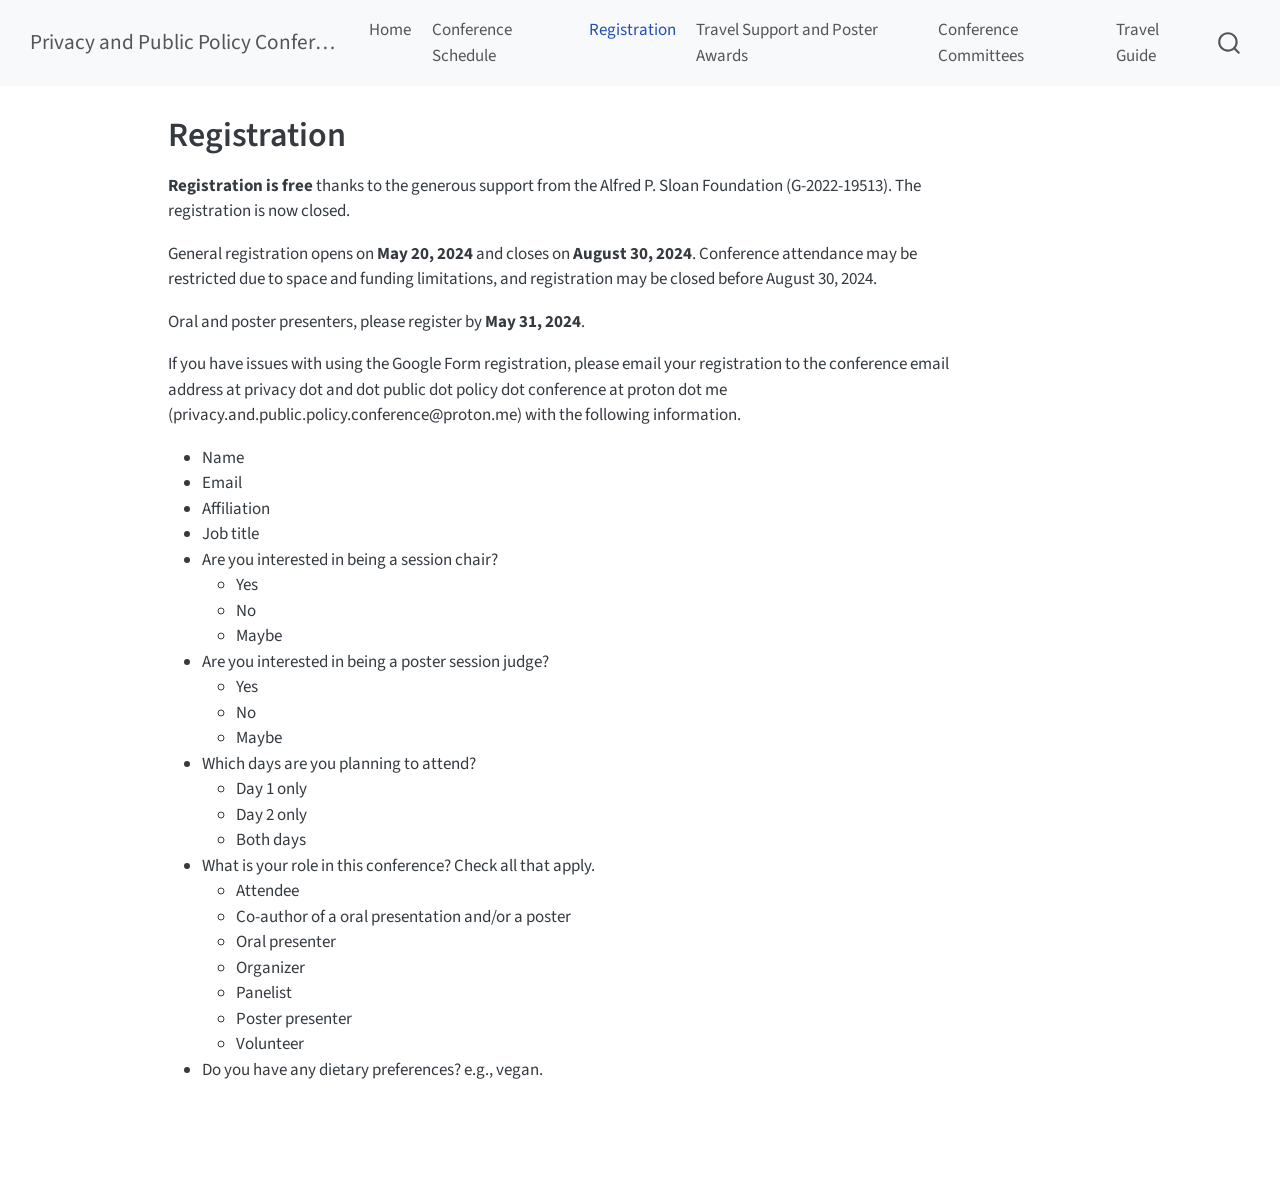
<file: docs/2024/registration.html>
<!DOCTYPE html>
<html xmlns="http://www.w3.org/1999/xhtml" lang="en" xml:lang="en"><head>

<meta charset="utf-8">
<meta name="generator" content="quarto-1.8.26">

<meta name="viewport" content="width=device-width, initial-scale=1.0, user-scalable=yes">


<title>Registration – Privacy and Public Policy Conference</title>
<style>
code{white-space: pre-wrap;}
span.smallcaps{font-variant: small-caps;}
div.columns{display: flex; gap: min(4vw, 1.5em);}
div.column{flex: auto; overflow-x: auto;}
div.hanging-indent{margin-left: 1.5em; text-indent: -1.5em;}
ul.task-list{list-style: none;}
ul.task-list li input[type="checkbox"] {
  width: 0.8em;
  margin: 0 0.8em 0.2em -1em; /* quarto-specific, see https://github.com/quarto-dev/quarto-cli/issues/4556 */ 
  vertical-align: middle;
}
</style>


<script src="site_libs/quarto-nav/quarto-nav.js"></script>
<script src="site_libs/quarto-nav/headroom.min.js"></script>
<script src="site_libs/clipboard/clipboard.min.js"></script>
<script src="site_libs/quarto-search/autocomplete.umd.js"></script>
<script src="site_libs/quarto-search/fuse.min.js"></script>
<script src="site_libs/quarto-search/quarto-search.js"></script>
<meta name="quarto:offset" content="./">
<script src="site_libs/quarto-html/quarto.js" type="module"></script>
<script src="site_libs/quarto-html/tabsets/tabsets.js" type="module"></script>
<script src="site_libs/quarto-html/axe/axe-check.js" type="module"></script>
<script src="site_libs/quarto-html/popper.min.js"></script>
<script src="site_libs/quarto-html/tippy.umd.min.js"></script>
<script src="site_libs/quarto-html/anchor.min.js"></script>
<link href="site_libs/quarto-html/tippy.css" rel="stylesheet">
<link href="site_libs/quarto-html/quarto-syntax-highlighting-587c61ba64f3a5504c4d52d930310e48.css" rel="stylesheet" id="quarto-text-highlighting-styles">
<script src="site_libs/bootstrap/bootstrap.min.js"></script>
<link href="site_libs/bootstrap/bootstrap-icons.css" rel="stylesheet">
<link href="site_libs/bootstrap/bootstrap-589b0149ae1014d30596de447e1c7e8a.min.css" rel="stylesheet" append-hash="true" id="quarto-bootstrap" data-mode="light">
<script id="quarto-search-options" type="application/json">{
  "location": "navbar",
  "copy-button": false,
  "collapse-after": 3,
  "panel-placement": "end",
  "type": "overlay",
  "limit": 50,
  "keyboard-shortcut": [
    "f",
    "/",
    "s"
  ],
  "show-item-context": false,
  "language": {
    "search-no-results-text": "No results",
    "search-matching-documents-text": "matching documents",
    "search-copy-link-title": "Copy link to search",
    "search-hide-matches-text": "Hide additional matches",
    "search-more-match-text": "more match in this document",
    "search-more-matches-text": "more matches in this document",
    "search-clear-button-title": "Clear",
    "search-text-placeholder": "",
    "search-detached-cancel-button-title": "Cancel",
    "search-submit-button-title": "Submit",
    "search-label": "Search"
  }
}</script>


<link rel="stylesheet" href="styles.css">
</head>

<body class="nav-fixed quarto-light">

<div id="quarto-search-results"></div>
  <header id="quarto-header" class="headroom fixed-top">
    <nav class="navbar navbar-expand-lg " data-bs-theme="dark">
      <div class="navbar-container container-fluid">
      <div class="navbar-brand-container mx-auto">
    <a class="navbar-brand" href="./index.html">
    <span class="navbar-title">Privacy and Public Policy Conference</span>
    </a>
  </div>
            <div id="quarto-search" class="" title="Search"></div>
          <button class="navbar-toggler" type="button" data-bs-toggle="collapse" data-bs-target="#navbarCollapse" aria-controls="navbarCollapse" role="menu" aria-expanded="false" aria-label="Toggle navigation" onclick="if (window.quartoToggleHeadroom) { window.quartoToggleHeadroom(); }">
  <span class="navbar-toggler-icon"></span>
</button>
          <div class="collapse navbar-collapse" id="navbarCollapse">
            <ul class="navbar-nav navbar-nav-scroll me-auto">
  <li class="nav-item">
    <a class="nav-link" href="./index.html"> 
<span class="menu-text">Home</span></a>
  </li>  
  <li class="nav-item">
    <a class="nav-link" href="./schedule.html"> 
<span class="menu-text">Conference Schedule</span></a>
  </li>  
  <li class="nav-item">
    <a class="nav-link active" href="./registration.html" aria-current="page"> 
<span class="menu-text">Registration</span></a>
  </li>  
  <li class="nav-item">
    <a class="nav-link" href="./support.html"> 
<span class="menu-text">Travel Support and Poster Awards</span></a>
  </li>  
  <li class="nav-item">
    <a class="nav-link" href="./committee.html"> 
<span class="menu-text">Conference Committees</span></a>
  </li>  
  <li class="nav-item">
    <a class="nav-link" href="./travel.html"> 
<span class="menu-text">Travel Guide</span></a>
  </li>  
</ul>
          </div> <!-- /navcollapse -->
            <div class="quarto-navbar-tools">
</div>
      </div> <!-- /container-fluid -->
    </nav>
</header>
<!-- content -->
<div id="quarto-content" class="quarto-container page-columns page-rows-contents page-layout-article page-navbar">
<!-- sidebar -->
<!-- margin-sidebar -->
    <div id="quarto-margin-sidebar" class="sidebar margin-sidebar zindex-bottom">
        
    </div>
<!-- main -->
<main class="content" id="quarto-document-content">

<header id="title-block-header" class="quarto-title-block default">
<div class="quarto-title">
<h1 class="title">Registration</h1>
</div>



<div class="quarto-title-meta">

    
  
    
  </div>
  


</header>


<p><strong>Registration is free</strong> thanks to the generous support from the Alfred P. Sloan Foundation (G-2022-19513). The registration is now closed.</p>
<!-- If you would like to attend this conference, please click [here](https://forms.gle/A79uQdfmiCQvko2XA) to register! -->
<!-- General registration opens on **May 20, 2024** and closes on **August 2, 2024**. Conference attendance may be restricted due to space and funding limitations, and registration may be closed before August 2, 2024. -->
<p>General registration opens on <strong>May 20, 2024</strong> and closes on <strong>August 30, 2024</strong>. Conference attendance may be restricted due to space and funding limitations, and registration may be closed before August 30, 2024.</p>
<p>Oral and poster presenters, please register by <strong>May 31, 2024</strong>.</p>
<p>If you have issues with using the Google Form registration, please email your registration to the conference email address at privacy dot and dot public dot policy dot conference at proton dot me (privacy.and.public.policy.conference@proton.me) with the following information.</p>
<ul>
<li>Name</li>
<li>Email</li>
<li>Affiliation</li>
<li>Job title</li>
<li>Are you interested in being a session chair?
<ul>
<li>Yes</li>
<li>No</li>
<li>Maybe</li>
</ul></li>
<li>Are you interested in being a poster session judge?
<ul>
<li>Yes</li>
<li>No</li>
<li>Maybe</li>
</ul></li>
<li>Which days are you planning to attend?
<ul>
<li>Day 1 only</li>
<li>Day 2 only</li>
<li>Both days</li>
</ul></li>
<li>What is your role in this conference? Check all that apply.
<ul>
<li>Attendee</li>
<li>Co-author of a oral presentation and/or a poster</li>
<li>Oral presenter</li>
<li>Organizer</li>
<li>Panelist</li>
<li>Poster presenter</li>
<li>Volunteer</li>
</ul></li>
<li>Do you have any dietary preferences? e.g., vegan.</li>
</ul>



</main> <!-- /main -->
<script id="quarto-html-after-body" type="application/javascript">
  window.document.addEventListener("DOMContentLoaded", function (event) {
    const icon = "";
    const anchorJS = new window.AnchorJS();
    anchorJS.options = {
      placement: 'right',
      icon: icon
    };
    anchorJS.add('.anchored');
    const isCodeAnnotation = (el) => {
      for (const clz of el.classList) {
        if (clz.startsWith('code-annotation-')) {                     
          return true;
        }
      }
      return false;
    }
    const onCopySuccess = function(e) {
      // button target
      const button = e.trigger;
      // don't keep focus
      button.blur();
      // flash "checked"
      button.classList.add('code-copy-button-checked');
      var currentTitle = button.getAttribute("title");
      button.setAttribute("title", "Copied!");
      let tooltip;
      if (window.bootstrap) {
        button.setAttribute("data-bs-toggle", "tooltip");
        button.setAttribute("data-bs-placement", "left");
        button.setAttribute("data-bs-title", "Copied!");
        tooltip = new bootstrap.Tooltip(button, 
          { trigger: "manual", 
            customClass: "code-copy-button-tooltip",
            offset: [0, -8]});
        tooltip.show();    
      }
      setTimeout(function() {
        if (tooltip) {
          tooltip.hide();
          button.removeAttribute("data-bs-title");
          button.removeAttribute("data-bs-toggle");
          button.removeAttribute("data-bs-placement");
        }
        button.setAttribute("title", currentTitle);
        button.classList.remove('code-copy-button-checked');
      }, 1000);
      // clear code selection
      e.clearSelection();
    }
    const getTextToCopy = function(trigger) {
      const outerScaffold = trigger.parentElement.cloneNode(true);
      const codeEl = outerScaffold.querySelector('code');
      for (const childEl of codeEl.children) {
        if (isCodeAnnotation(childEl)) {
          childEl.remove();
        }
      }
      return codeEl.innerText;
    }
    const clipboard = new window.ClipboardJS('.code-copy-button:not([data-in-quarto-modal])', {
      text: getTextToCopy
    });
    clipboard.on('success', onCopySuccess);
    if (window.document.getElementById('quarto-embedded-source-code-modal')) {
      const clipboardModal = new window.ClipboardJS('.code-copy-button[data-in-quarto-modal]', {
        text: getTextToCopy,
        container: window.document.getElementById('quarto-embedded-source-code-modal')
      });
      clipboardModal.on('success', onCopySuccess);
    }
      var localhostRegex = new RegExp(/^(?:http|https):\/\/localhost\:?[0-9]*\//);
      var mailtoRegex = new RegExp(/^mailto:/);
        var filterRegex = new RegExp('/' + window.location.host + '/');
      var isInternal = (href) => {
          return filterRegex.test(href) || localhostRegex.test(href) || mailtoRegex.test(href);
      }
      // Inspect non-navigation links and adorn them if external
     var links = window.document.querySelectorAll('a[href]:not(.nav-link):not(.navbar-brand):not(.toc-action):not(.sidebar-link):not(.sidebar-item-toggle):not(.pagination-link):not(.no-external):not([aria-hidden]):not(.dropdown-item):not(.quarto-navigation-tool):not(.about-link)');
      for (var i=0; i<links.length; i++) {
        const link = links[i];
        if (!isInternal(link.href)) {
          // undo the damage that might have been done by quarto-nav.js in the case of
          // links that we want to consider external
          if (link.dataset.originalHref !== undefined) {
            link.href = link.dataset.originalHref;
          }
        }
      }
    function tippyHover(el, contentFn, onTriggerFn, onUntriggerFn) {
      const config = {
        allowHTML: true,
        maxWidth: 500,
        delay: 100,
        arrow: false,
        appendTo: function(el) {
            return el.parentElement;
        },
        interactive: true,
        interactiveBorder: 10,
        theme: 'quarto',
        placement: 'bottom-start',
      };
      if (contentFn) {
        config.content = contentFn;
      }
      if (onTriggerFn) {
        config.onTrigger = onTriggerFn;
      }
      if (onUntriggerFn) {
        config.onUntrigger = onUntriggerFn;
      }
      window.tippy(el, config); 
    }
    const noterefs = window.document.querySelectorAll('a[role="doc-noteref"]');
    for (var i=0; i<noterefs.length; i++) {
      const ref = noterefs[i];
      tippyHover(ref, function() {
        // use id or data attribute instead here
        let href = ref.getAttribute('data-footnote-href') || ref.getAttribute('href');
        try { href = new URL(href).hash; } catch {}
        const id = href.replace(/^#\/?/, "");
        const note = window.document.getElementById(id);
        if (note) {
          return note.innerHTML;
        } else {
          return "";
        }
      });
    }
    const xrefs = window.document.querySelectorAll('a.quarto-xref');
    const processXRef = (id, note) => {
      // Strip column container classes
      const stripColumnClz = (el) => {
        el.classList.remove("page-full", "page-columns");
        if (el.children) {
          for (const child of el.children) {
            stripColumnClz(child);
          }
        }
      }
      stripColumnClz(note)
      if (id === null || id.startsWith('sec-')) {
        // Special case sections, only their first couple elements
        const container = document.createElement("div");
        if (note.children && note.children.length > 2) {
          container.appendChild(note.children[0].cloneNode(true));
          for (let i = 1; i < note.children.length; i++) {
            const child = note.children[i];
            if (child.tagName === "P" && child.innerText === "") {
              continue;
            } else {
              container.appendChild(child.cloneNode(true));
              break;
            }
          }
          if (window.Quarto?.typesetMath) {
            window.Quarto.typesetMath(container);
          }
          return container.innerHTML
        } else {
          if (window.Quarto?.typesetMath) {
            window.Quarto.typesetMath(note);
          }
          return note.innerHTML;
        }
      } else {
        // Remove any anchor links if they are present
        const anchorLink = note.querySelector('a.anchorjs-link');
        if (anchorLink) {
          anchorLink.remove();
        }
        if (window.Quarto?.typesetMath) {
          window.Quarto.typesetMath(note);
        }
        if (note.classList.contains("callout")) {
          return note.outerHTML;
        } else {
          return note.innerHTML;
        }
      }
    }
    for (var i=0; i<xrefs.length; i++) {
      const xref = xrefs[i];
      tippyHover(xref, undefined, function(instance) {
        instance.disable();
        let url = xref.getAttribute('href');
        let hash = undefined; 
        if (url.startsWith('#')) {
          hash = url;
        } else {
          try { hash = new URL(url).hash; } catch {}
        }
        if (hash) {
          const id = hash.replace(/^#\/?/, "");
          const note = window.document.getElementById(id);
          if (note !== null) {
            try {
              const html = processXRef(id, note.cloneNode(true));
              instance.setContent(html);
            } finally {
              instance.enable();
              instance.show();
            }
          } else {
            // See if we can fetch this
            fetch(url.split('#')[0])
            .then(res => res.text())
            .then(html => {
              const parser = new DOMParser();
              const htmlDoc = parser.parseFromString(html, "text/html");
              const note = htmlDoc.getElementById(id);
              if (note !== null) {
                const html = processXRef(id, note);
                instance.setContent(html);
              } 
            }).finally(() => {
              instance.enable();
              instance.show();
            });
          }
        } else {
          // See if we can fetch a full url (with no hash to target)
          // This is a special case and we should probably do some content thinning / targeting
          fetch(url)
          .then(res => res.text())
          .then(html => {
            const parser = new DOMParser();
            const htmlDoc = parser.parseFromString(html, "text/html");
            const note = htmlDoc.querySelector('main.content');
            if (note !== null) {
              // This should only happen for chapter cross references
              // (since there is no id in the URL)
              // remove the first header
              if (note.children.length > 0 && note.children[0].tagName === "HEADER") {
                note.children[0].remove();
              }
              const html = processXRef(null, note);
              instance.setContent(html);
            } 
          }).finally(() => {
            instance.enable();
            instance.show();
          });
        }
      }, function(instance) {
      });
    }
        let selectedAnnoteEl;
        const selectorForAnnotation = ( cell, annotation) => {
          let cellAttr = 'data-code-cell="' + cell + '"';
          let lineAttr = 'data-code-annotation="' +  annotation + '"';
          const selector = 'span[' + cellAttr + '][' + lineAttr + ']';
          return selector;
        }
        const selectCodeLines = (annoteEl) => {
          const doc = window.document;
          const targetCell = annoteEl.getAttribute("data-target-cell");
          const targetAnnotation = annoteEl.getAttribute("data-target-annotation");
          const annoteSpan = window.document.querySelector(selectorForAnnotation(targetCell, targetAnnotation));
          const lines = annoteSpan.getAttribute("data-code-lines").split(",");
          const lineIds = lines.map((line) => {
            return targetCell + "-" + line;
          })
          let top = null;
          let height = null;
          let parent = null;
          if (lineIds.length > 0) {
              //compute the position of the single el (top and bottom and make a div)
              const el = window.document.getElementById(lineIds[0]);
              top = el.offsetTop;
              height = el.offsetHeight;
              parent = el.parentElement.parentElement;
            if (lineIds.length > 1) {
              const lastEl = window.document.getElementById(lineIds[lineIds.length - 1]);
              const bottom = lastEl.offsetTop + lastEl.offsetHeight;
              height = bottom - top;
            }
            if (top !== null && height !== null && parent !== null) {
              // cook up a div (if necessary) and position it 
              let div = window.document.getElementById("code-annotation-line-highlight");
              if (div === null) {
                div = window.document.createElement("div");
                div.setAttribute("id", "code-annotation-line-highlight");
                div.style.position = 'absolute';
                parent.appendChild(div);
              }
              div.style.top = top - 2 + "px";
              div.style.height = height + 4 + "px";
              div.style.left = 0;
              let gutterDiv = window.document.getElementById("code-annotation-line-highlight-gutter");
              if (gutterDiv === null) {
                gutterDiv = window.document.createElement("div");
                gutterDiv.setAttribute("id", "code-annotation-line-highlight-gutter");
                gutterDiv.style.position = 'absolute';
                const codeCell = window.document.getElementById(targetCell);
                const gutter = codeCell.querySelector('.code-annotation-gutter');
                gutter.appendChild(gutterDiv);
              }
              gutterDiv.style.top = top - 2 + "px";
              gutterDiv.style.height = height + 4 + "px";
            }
            selectedAnnoteEl = annoteEl;
          }
        };
        const unselectCodeLines = () => {
          const elementsIds = ["code-annotation-line-highlight", "code-annotation-line-highlight-gutter"];
          elementsIds.forEach((elId) => {
            const div = window.document.getElementById(elId);
            if (div) {
              div.remove();
            }
          });
          selectedAnnoteEl = undefined;
        };
          // Handle positioning of the toggle
      window.addEventListener(
        "resize",
        throttle(() => {
          elRect = undefined;
          if (selectedAnnoteEl) {
            selectCodeLines(selectedAnnoteEl);
          }
        }, 10)
      );
      function throttle(fn, ms) {
      let throttle = false;
      let timer;
        return (...args) => {
          if(!throttle) { // first call gets through
              fn.apply(this, args);
              throttle = true;
          } else { // all the others get throttled
              if(timer) clearTimeout(timer); // cancel #2
              timer = setTimeout(() => {
                fn.apply(this, args);
                timer = throttle = false;
              }, ms);
          }
        };
      }
        // Attach click handler to the DT
        const annoteDls = window.document.querySelectorAll('dt[data-target-cell]');
        for (const annoteDlNode of annoteDls) {
          annoteDlNode.addEventListener('click', (event) => {
            const clickedEl = event.target;
            if (clickedEl !== selectedAnnoteEl) {
              unselectCodeLines();
              const activeEl = window.document.querySelector('dt[data-target-cell].code-annotation-active');
              if (activeEl) {
                activeEl.classList.remove('code-annotation-active');
              }
              selectCodeLines(clickedEl);
              clickedEl.classList.add('code-annotation-active');
            } else {
              // Unselect the line
              unselectCodeLines();
              clickedEl.classList.remove('code-annotation-active');
            }
          });
        }
    const findCites = (el) => {
      const parentEl = el.parentElement;
      if (parentEl) {
        const cites = parentEl.dataset.cites;
        if (cites) {
          return {
            el,
            cites: cites.split(' ')
          };
        } else {
          return findCites(el.parentElement)
        }
      } else {
        return undefined;
      }
    };
    var bibliorefs = window.document.querySelectorAll('a[role="doc-biblioref"]');
    for (var i=0; i<bibliorefs.length; i++) {
      const ref = bibliorefs[i];
      const citeInfo = findCites(ref);
      if (citeInfo) {
        tippyHover(citeInfo.el, function() {
          var popup = window.document.createElement('div');
          citeInfo.cites.forEach(function(cite) {
            var citeDiv = window.document.createElement('div');
            citeDiv.classList.add('hanging-indent');
            citeDiv.classList.add('csl-entry');
            var biblioDiv = window.document.getElementById('ref-' + cite);
            if (biblioDiv) {
              citeDiv.innerHTML = biblioDiv.innerHTML;
            }
            popup.appendChild(citeDiv);
          });
          return popup.innerHTML;
        });
      }
    }
  });
  </script>
</div> <!-- /content -->




</body></html>
</file>
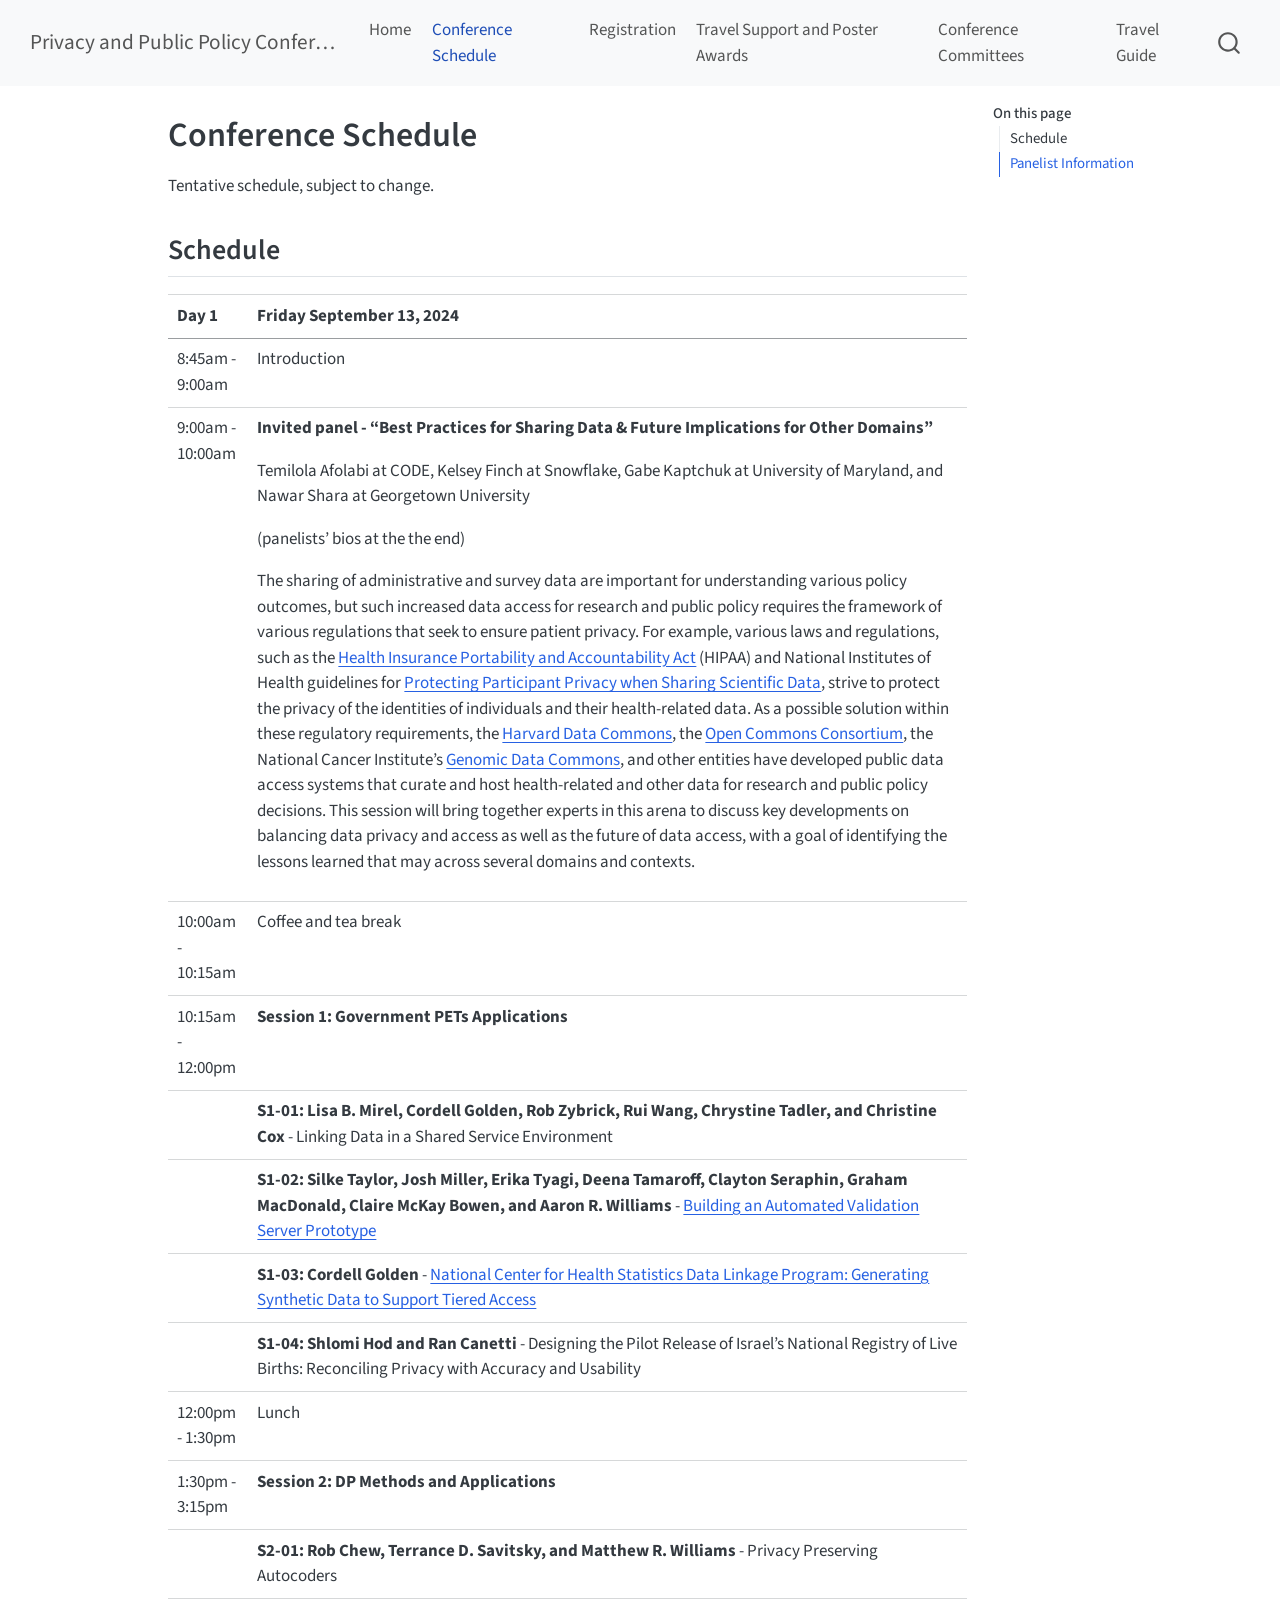
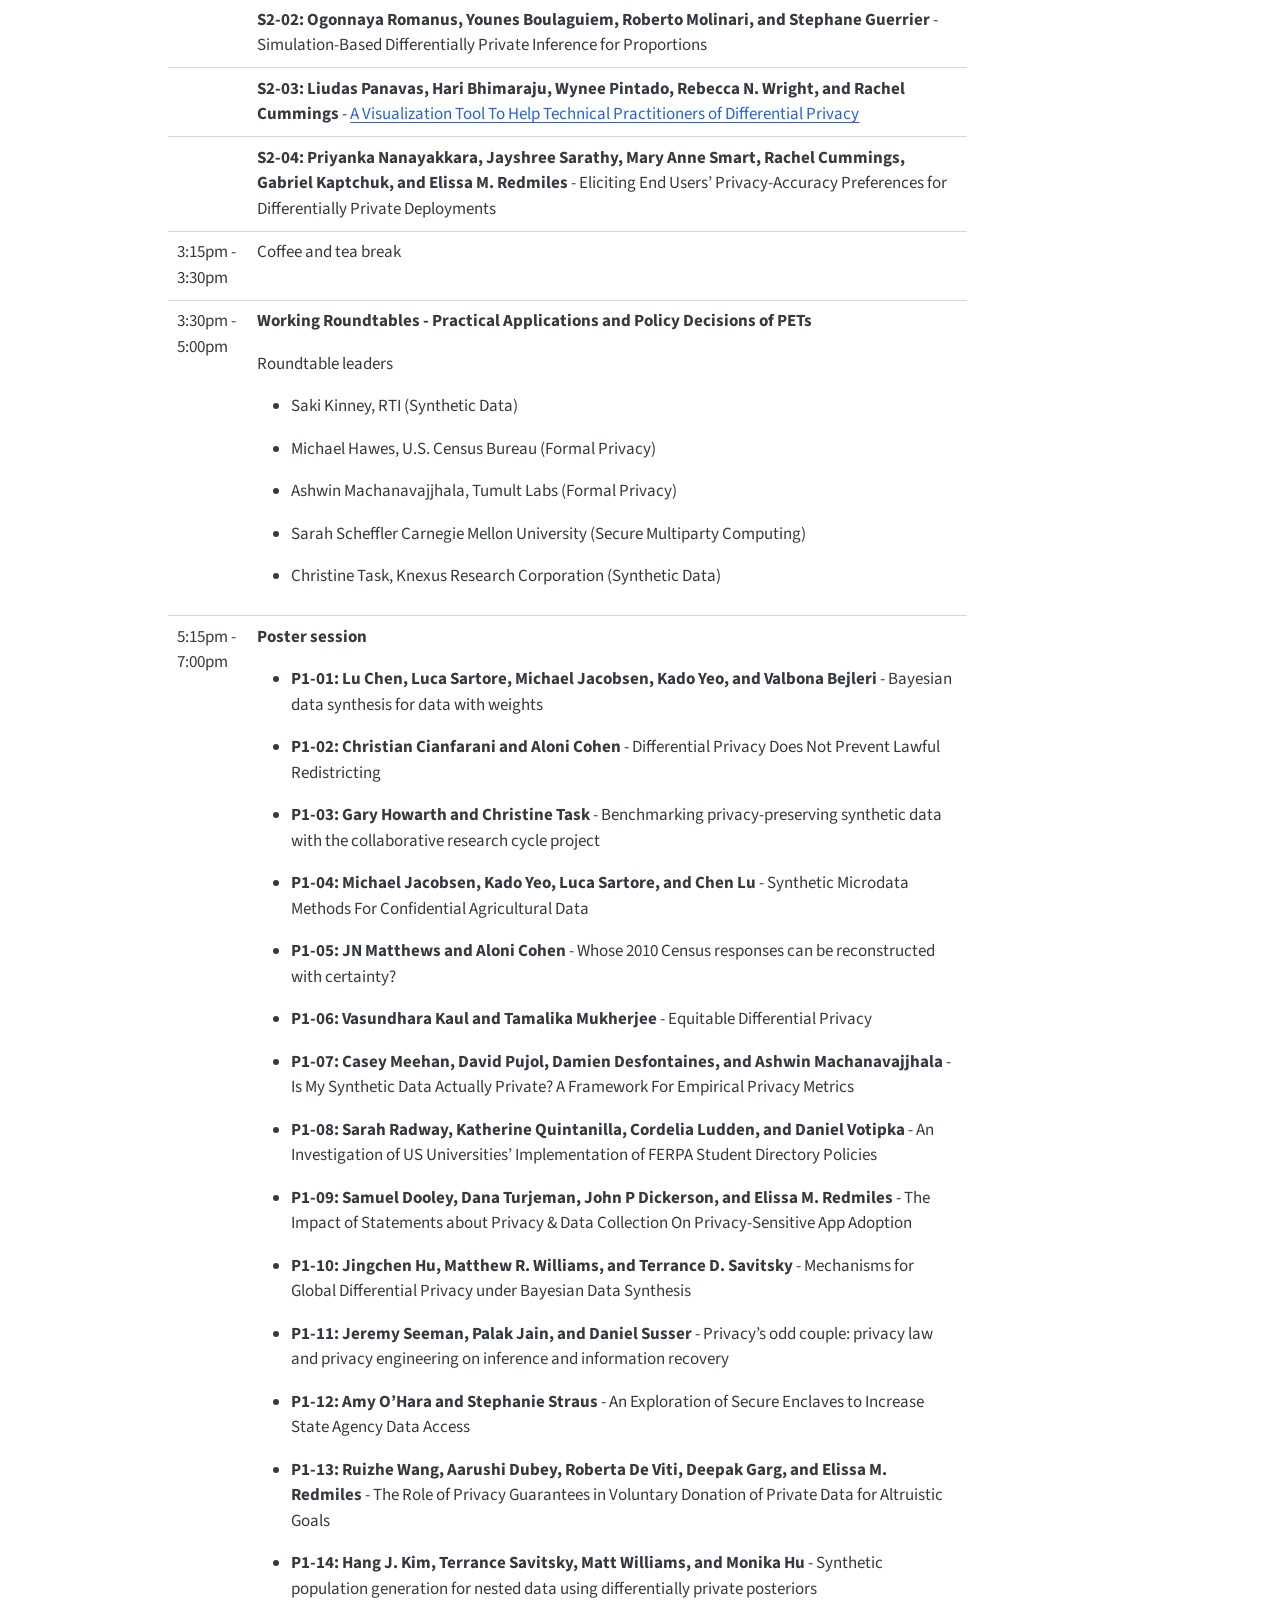
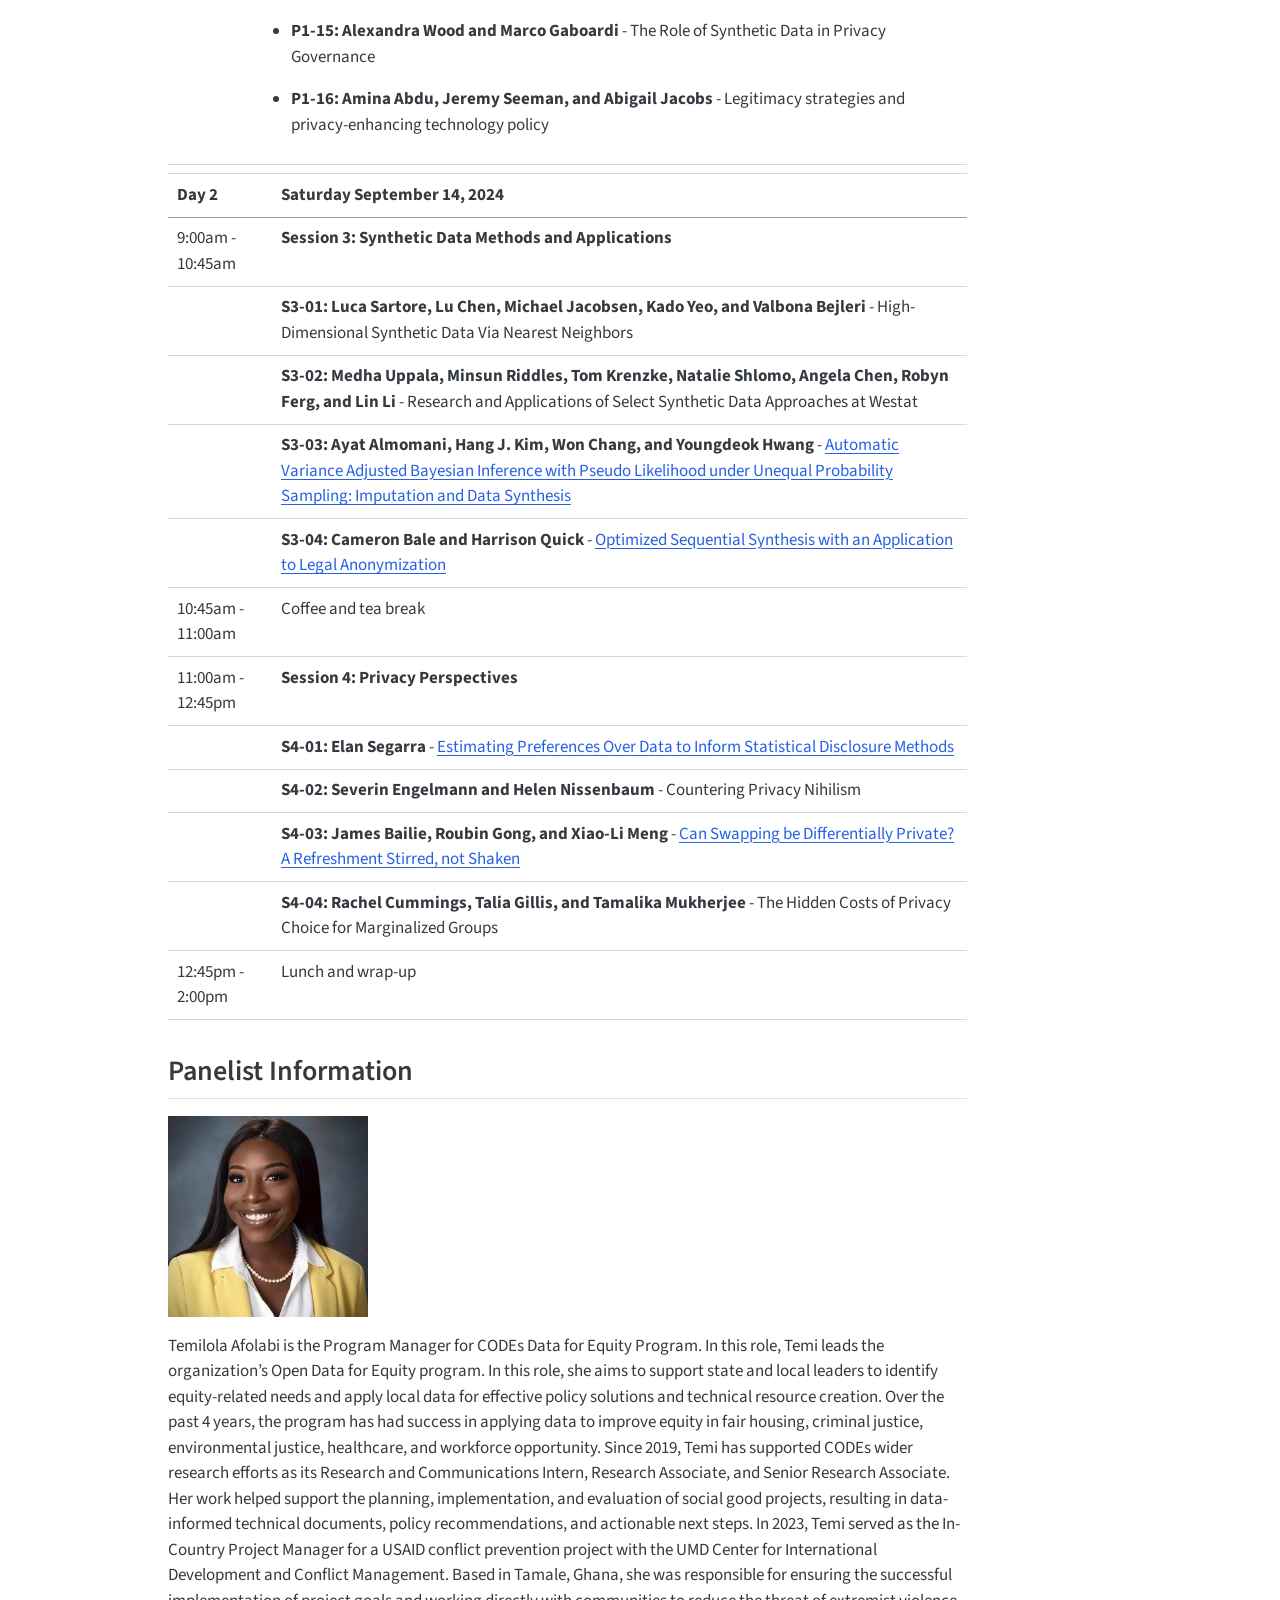
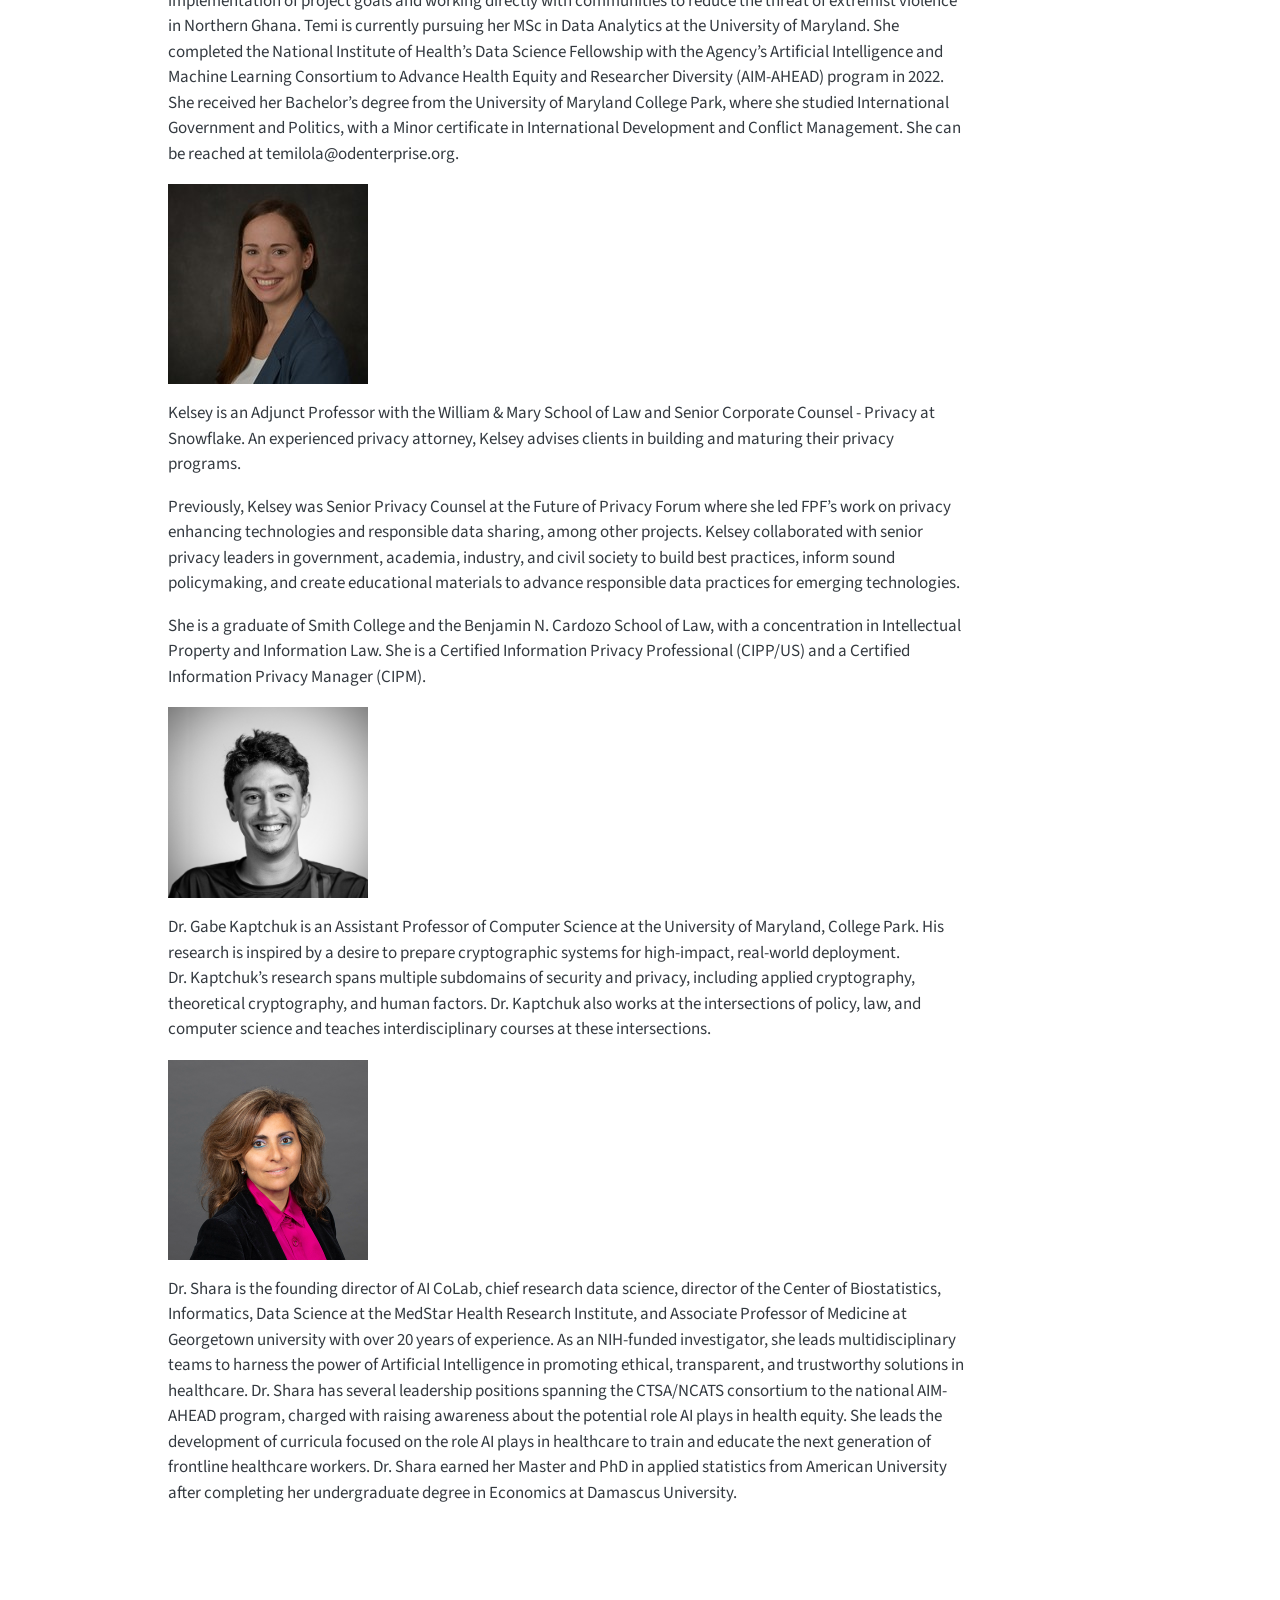
<file: docs/2024/schedule.html>
<!DOCTYPE html>
<html xmlns="http://www.w3.org/1999/xhtml" lang="en" xml:lang="en"><head>

<meta charset="utf-8">
<meta name="generator" content="quarto-1.8.26">

<meta name="viewport" content="width=device-width, initial-scale=1.0, user-scalable=yes">


<title>Conference Schedule – Privacy and Public Policy Conference</title>
<style>
code{white-space: pre-wrap;}
span.smallcaps{font-variant: small-caps;}
div.columns{display: flex; gap: min(4vw, 1.5em);}
div.column{flex: auto; overflow-x: auto;}
div.hanging-indent{margin-left: 1.5em; text-indent: -1.5em;}
ul.task-list{list-style: none;}
ul.task-list li input[type="checkbox"] {
  width: 0.8em;
  margin: 0 0.8em 0.2em -1em; /* quarto-specific, see https://github.com/quarto-dev/quarto-cli/issues/4556 */ 
  vertical-align: middle;
}
</style>


<script src="site_libs/quarto-nav/quarto-nav.js"></script>
<script src="site_libs/quarto-nav/headroom.min.js"></script>
<script src="site_libs/clipboard/clipboard.min.js"></script>
<script src="site_libs/quarto-search/autocomplete.umd.js"></script>
<script src="site_libs/quarto-search/fuse.min.js"></script>
<script src="site_libs/quarto-search/quarto-search.js"></script>
<meta name="quarto:offset" content="./">
<script src="site_libs/quarto-html/quarto.js" type="module"></script>
<script src="site_libs/quarto-html/tabsets/tabsets.js" type="module"></script>
<script src="site_libs/quarto-html/axe/axe-check.js" type="module"></script>
<script src="site_libs/quarto-html/popper.min.js"></script>
<script src="site_libs/quarto-html/tippy.umd.min.js"></script>
<script src="site_libs/quarto-html/anchor.min.js"></script>
<link href="site_libs/quarto-html/tippy.css" rel="stylesheet">
<link href="site_libs/quarto-html/quarto-syntax-highlighting-587c61ba64f3a5504c4d52d930310e48.css" rel="stylesheet" id="quarto-text-highlighting-styles">
<script src="site_libs/bootstrap/bootstrap.min.js"></script>
<link href="site_libs/bootstrap/bootstrap-icons.css" rel="stylesheet">
<link href="site_libs/bootstrap/bootstrap-589b0149ae1014d30596de447e1c7e8a.min.css" rel="stylesheet" append-hash="true" id="quarto-bootstrap" data-mode="light">
<script id="quarto-search-options" type="application/json">{
  "location": "navbar",
  "copy-button": false,
  "collapse-after": 3,
  "panel-placement": "end",
  "type": "overlay",
  "limit": 50,
  "keyboard-shortcut": [
    "f",
    "/",
    "s"
  ],
  "show-item-context": false,
  "language": {
    "search-no-results-text": "No results",
    "search-matching-documents-text": "matching documents",
    "search-copy-link-title": "Copy link to search",
    "search-hide-matches-text": "Hide additional matches",
    "search-more-match-text": "more match in this document",
    "search-more-matches-text": "more matches in this document",
    "search-clear-button-title": "Clear",
    "search-text-placeholder": "",
    "search-detached-cancel-button-title": "Cancel",
    "search-submit-button-title": "Submit",
    "search-label": "Search"
  }
}</script>


<link rel="stylesheet" href="styles.css">
</head>

<body class="nav-fixed quarto-light">

<div id="quarto-search-results"></div>
  <header id="quarto-header" class="headroom fixed-top">
    <nav class="navbar navbar-expand-lg " data-bs-theme="dark">
      <div class="navbar-container container-fluid">
      <div class="navbar-brand-container mx-auto">
    <a class="navbar-brand" href="./index.html">
    <span class="navbar-title">Privacy and Public Policy Conference</span>
    </a>
  </div>
            <div id="quarto-search" class="" title="Search"></div>
          <button class="navbar-toggler" type="button" data-bs-toggle="collapse" data-bs-target="#navbarCollapse" aria-controls="navbarCollapse" role="menu" aria-expanded="false" aria-label="Toggle navigation" onclick="if (window.quartoToggleHeadroom) { window.quartoToggleHeadroom(); }">
  <span class="navbar-toggler-icon"></span>
</button>
          <div class="collapse navbar-collapse" id="navbarCollapse">
            <ul class="navbar-nav navbar-nav-scroll me-auto">
  <li class="nav-item">
    <a class="nav-link" href="./index.html"> 
<span class="menu-text">Home</span></a>
  </li>  
  <li class="nav-item">
    <a class="nav-link active" href="./schedule.html" aria-current="page"> 
<span class="menu-text">Conference Schedule</span></a>
  </li>  
  <li class="nav-item">
    <a class="nav-link" href="./registration.html"> 
<span class="menu-text">Registration</span></a>
  </li>  
  <li class="nav-item">
    <a class="nav-link" href="./support.html"> 
<span class="menu-text">Travel Support and Poster Awards</span></a>
  </li>  
  <li class="nav-item">
    <a class="nav-link" href="./committee.html"> 
<span class="menu-text">Conference Committees</span></a>
  </li>  
  <li class="nav-item">
    <a class="nav-link" href="./travel.html"> 
<span class="menu-text">Travel Guide</span></a>
  </li>  
</ul>
          </div> <!-- /navcollapse -->
            <div class="quarto-navbar-tools">
</div>
      </div> <!-- /container-fluid -->
    </nav>
</header>
<!-- content -->
<div id="quarto-content" class="quarto-container page-columns page-rows-contents page-layout-article page-navbar">
<!-- sidebar -->
<!-- margin-sidebar -->
    <div id="quarto-margin-sidebar" class="sidebar margin-sidebar">
        <nav id="TOC" role="doc-toc" class="toc-active">
    <h2 id="toc-title">On this page</h2>
   
  <ul>
  <li><a href="#schedule" id="toc-schedule" class="nav-link active" data-scroll-target="#schedule">Schedule</a></li>
  <li><a href="#panelist-information" id="toc-panelist-information" class="nav-link" data-scroll-target="#panelist-information">Panelist Information</a></li>
  </ul>
</nav>
    </div>
<!-- main -->
<main class="content" id="quarto-document-content">

<header id="title-block-header" class="quarto-title-block default">
<div class="quarto-title">
<h1 class="title">Conference Schedule</h1>
</div>



<div class="quarto-title-meta">

    
  
    
  </div>
  


</header>


<p>Tentative schedule, subject to change.</p>
<section id="schedule" class="level2">
<h2 class="anchored" data-anchor-id="schedule">Schedule</h2>
<table class="caption-top table">
<thead>
<tr class="header">
<th>Day 1</th>
<th style="text-align: left;">Friday September 13, 2024</th>
</tr>
</thead>
<tbody>
<tr class="odd">
<td>8:45am - 9:00am</td>
<td style="text-align: left;">Introduction</td>
</tr>
<tr class="even">
<td>9:00am - 10:00am</td>
<td style="text-align: left;"><p><strong>Invited panel - “Best Practices for Sharing Data &amp; Future Implications for Other Domains”</strong></p>
<p>Temilola Afolabi at CODE, Kelsey Finch at Snowflake, Gabe Kaptchuk at University of Maryland, and Nawar Shara at Georgetown University</p>
<p>(panelists’ bios at the the end)</p>
<p>The sharing of administrative and survey data are important for understanding various policy outcomes, but such increased data access for research and public policy requires the framework of various regulations that seek to ensure patient privacy. For example, various laws and regulations, such as the <a href="https://www.hhs.gov/hipaa/index.html">Health Insurance Portability and Accountability Act</a> (HIPAA) and National Institutes of Health guidelines for <a href="https://sharing.nih.gov/data-management-and-sharing-policy/protecting-participant-privacy-when-sharing-scientific-data">Protecting Participant Privacy when Sharing Scientific Data</a>, strive to protect the privacy of the identities of individuals and their health-related data. As a possible solution within these regulatory requirements, the <a href="https://sites.harvard.edu/harvard-data-commons/">Harvard Data Commons</a>, the <a href="https://www.occ-data.org/">Open Commons Consortium</a>, the National Cancer Institute’s <a href="https://gdc.cancer.gov/">Genomic Data Commons</a>, and other entities have developed public data access systems that curate and host health-related and other data for research and public policy decisions. This session will bring together experts in this arena to discuss key developments on balancing data privacy and access as well as the future of data access, with a goal of identifying the lessons learned that may across several domains and contexts.</p></td>
</tr>
<tr class="odd">
<td>10:00am - 10:15am</td>
<td style="text-align: left;">Coffee and tea break</td>
</tr>
<tr class="even">
<td>10:15am - 12:00pm</td>
<td style="text-align: left;"><strong>Session 1: Government PETs Applications</strong></td>
</tr>
<tr class="odd">
<td></td>
<td style="text-align: left;"><strong>S1-01: Lisa B. Mirel, Cordell Golden, Rob Zybrick, Rui Wang, Chrystine Tadler, and Christine Cox</strong> - Linking Data in a Shared Service Environment</td>
</tr>
<tr class="even">
<td></td>
<td style="text-align: left;"><strong>S1-02: Silke Taylor, Josh Miller, Erika Tyagi, Deena Tamaroff, Clayton Seraphin, Graham MacDonald, Claire McKay Bowen, and Aaron R. Williams</strong> - <a href="slides/s1-02-slides.pdf">Building an Automated Validation Server Prototype</a></td>
</tr>
<tr class="odd">
<td></td>
<td style="text-align: left;"><strong>S1-03: Cordell Golden</strong> - <a href="slides/s1-03-slides.pdf">National Center for Health Statistics Data Linkage Program: Generating Synthetic Data to Support Tiered Access</a></td>
</tr>
<tr class="even">
<td></td>
<td style="text-align: left;"><strong>S1-04: Shlomi Hod and Ran Canetti</strong> - Designing the Pilot Release of Israel’s National Registry of Live Births: Reconciling Privacy with Accuracy and Usability</td>
</tr>
<tr class="odd">
<td>12:00pm - 1:30pm</td>
<td style="text-align: left;">Lunch</td>
</tr>
<tr class="even">
<td>1:30pm - 3:15pm</td>
<td style="text-align: left;"><strong>Session 2: DP Methods and Applications</strong></td>
</tr>
<tr class="odd">
<td></td>
<td style="text-align: left;"><strong>S2-01: Rob Chew, Terrance D. Savitsky, and Matthew R. Williams</strong> - Privacy Preserving Autocoders</td>
</tr>
<tr class="even">
<td></td>
<td style="text-align: left;"><strong>S2-02: Ogonnaya Romanus, Younes Boulaguiem, Roberto Molinari, and Stephane Guerrier</strong> - Simulation-Based Differentially Private Inference for Proportions</td>
</tr>
<tr class="odd">
<td></td>
<td style="text-align: left;"><strong>S2-03: Liudas Panavas, Hari Bhimaraju, Wynee Pintado, Rebecca N. Wright, and Rachel Cummings</strong> - <a href="slides/s2-03-slides.pptx">A Visualization Tool To Help Technical Practitioners of Differential Privacy</a></td>
</tr>
<tr class="even">
<td></td>
<td style="text-align: left;"><strong>S2-04: Priyanka Nanayakkara, Jayshree Sarathy, Mary Anne Smart, Rachel Cummings, Gabriel Kaptchuk, and Elissa M. Redmiles</strong> - Eliciting End Users’ Privacy-Accuracy Preferences for Differentially Private Deployments</td>
</tr>
<tr class="odd">
<td>3:15pm - 3:30pm</td>
<td style="text-align: left;">Coffee and tea break</td>
</tr>
<tr class="even">
<td>3:30pm - 5:00pm</td>
<td style="text-align: left;"><p><strong>Working Roundtables - Practical Applications and Policy Decisions of PETs</strong></p>
<p>Roundtable leaders</p>
<ul>
<li><p>Saki Kinney, RTI (Synthetic Data)</p></li>
<li><p>Michael Hawes, U.S. Census Bureau (Formal Privacy)</p></li>
<li><p>Ashwin Machanavajjhala, Tumult Labs (Formal Privacy)</p></li>
<li><p>Sarah Scheffler Carnegie Mellon University (Secure Multiparty Computing)</p></li>
<li><p>Christine Task, Knexus Research Corporation (Synthetic Data)</p></li>
</ul></td>
</tr>
<tr class="odd">
<td>5:15pm - 7:00pm</td>
<td style="text-align: left;"><p><strong>Poster session</strong></p>
<ul>
<li><p><strong>P1-01: Lu Chen, Luca Sartore, Michael Jacobsen, Kado Yeo, and Valbona Bejleri</strong> - Bayesian data synthesis for data with weights</p></li>
<li><p><strong>P1-02: Christian Cianfarani and Aloni Cohen</strong> - Differential Privacy Does Not Prevent Lawful Redistricting</p></li>
<li><p><strong>P1-03: Gary Howarth and Christine Task</strong> - Benchmarking privacy-preserving synthetic data with the collaborative research cycle project</p></li>
<li><p><strong>P1-04: Michael Jacobsen, Kado Yeo, Luca Sartore, and Chen Lu</strong> - Synthetic Microdata Methods For Confidential Agricultural Data</p></li>
<li><p><strong>P1-05: JN Matthews</strong> <strong>and</strong> <strong>Aloni Cohen</strong> - Whose 2010 Census responses can be reconstructed with certainty?</p></li>
<li><p><strong>P1-06: Vasundhara Kaul and Tamalika Mukherjee</strong> - Equitable Differential Privacy</p></li>
<li><p><strong>P1-07: Casey Meehan, David Pujol, Damien Desfontaines, and Ashwin Machanavajjhala</strong> - Is My Synthetic Data Actually Private? A Framework For Empirical Privacy Metrics</p></li>
<li><p><strong>P1-08: Sarah Radway, Katherine Quintanilla, Cordelia Ludden, and Daniel Votipka</strong> - An Investigation of US Universities’ Implementation of FERPA Student Directory Policies</p></li>
<li><p><strong>P1-09: Samuel Dooley, Dana Turjeman, John P Dickerson, and</strong> <strong>Elissa M. Redmiles</strong> - The Impact of Statements about Privacy &amp; Data Collection On Privacy-Sensitive App Adoption</p></li>
<li><p><strong>P1-10: Jingchen Hu, Matthew R. Williams, and Terrance D. Savitsky</strong> - Mechanisms for Global Differential Privacy under Bayesian Data Synthesis</p></li>
<li><p><strong>P1-11: Jeremy Seeman, Palak Jain, and Daniel Susser</strong> - Privacy’s odd couple: privacy law and privacy engineering on inference and information recovery</p></li>
<li><p><strong>P1-12: Amy O’Hara and Stephanie Straus</strong> - An Exploration of Secure Enclaves to Increase State Agency Data Access</p></li>
<li><p><strong>P1-13: Ruizhe Wang, Aarushi Dubey, Roberta De Viti, Deepak Garg, and Elissa M. Redmiles</strong> - The Role of Privacy Guarantees in Voluntary Donation of Private Data for Altruistic Goals</p></li>
<li><p><strong>P1-14: Hang J. Kim, Terrance Savitsky, Matt Williams, and Monika Hu</strong> - Synthetic population generation for nested data using differentially private posteriors</p></li>
<li><p><strong>P1-15: Alexandra Wood and Marco Gaboardi</strong> - The Role of Synthetic Data in Privacy Governance</p></li>
<li><p><strong>P1-16: Amina Abdu, Jeremy Seeman, and Abigail Jacobs</strong> - Legitimacy strategies and privacy-enhancing technology policy</p></li>
</ul></td>
</tr>
</tbody>
</table>
<table class="caption-top table">
<thead>
<tr class="header">
<th>Day 2</th>
<th style="text-align: left;">Saturday September 14, 2024</th>
</tr>
</thead>
<tbody>
<tr class="odd">
<td>9:00am - 10:45am</td>
<td style="text-align: left;"><strong>Session 3: Synthetic Data Methods and Applications</strong></td>
</tr>
<tr class="even">
<td></td>
<td style="text-align: left;"><strong>S3-01: Luca Sartore, Lu Chen, Michael Jacobsen, Kado Yeo, and Valbona Bejleri</strong> - High-Dimensional Synthetic Data Via Nearest Neighbors</td>
</tr>
<tr class="odd">
<td></td>
<td style="text-align: left;"><strong>S3-02: Medha Uppala, Minsun Riddles, Tom Krenzke, Natalie Shlomo, Angela Chen, Robyn Ferg, and Lin Li</strong> - Research and Applications of Select Synthetic Data Approaches at Westat</td>
</tr>
<tr class="even">
<td></td>
<td style="text-align: left;"><strong>S3-03: Ayat Almomani, Hang J. Kim, Won Chang, and Youngdeok Hwang</strong> - <a href="slides/s3-03-slides.pdf">Automatic Variance Adjusted Bayesian Inference with Pseudo Likelihood under Unequal Probability Sampling: Imputation and Data Synthesis</a></td>
</tr>
<tr class="odd">
<td></td>
<td style="text-align: left;"><strong>S3-04: Cameron Bale and Harrison Quick</strong> - <a href="slides/s3-04-slides.pptx">Optimized Sequential Synthesis with an Application to Legal Anonymization</a></td>
</tr>
<tr class="even">
<td>10:45am - 11:00am</td>
<td style="text-align: left;">Coffee and tea break</td>
</tr>
<tr class="odd">
<td>11:00am - 12:45pm</td>
<td style="text-align: left;"><strong>Session 4: Privacy Perspectives</strong></td>
</tr>
<tr class="even">
<td></td>
<td style="text-align: left;"><strong>S4-01: Elan Segarra</strong> - <a href="slides/s4-01-slides.pdf">Estimating Preferences Over Data to Inform Statistical Disclosure Methods</a></td>
</tr>
<tr class="odd">
<td></td>
<td style="text-align: left;"><strong>S4-02: Severin Engelmann and Helen Nissenbaum</strong> - Countering Privacy Nihilism</td>
</tr>
<tr class="even">
<td></td>
<td style="text-align: left;"><strong>S4-03: James Bailie, Roubin Gong, and Xiao-Li Meng</strong> - <a href="slides/s4-03-slides.pdf">Can Swapping be Differentially Private? A Refreshment Stirred, not Shaken</a></td>
</tr>
<tr class="odd">
<td></td>
<td style="text-align: left;"><strong>S4-04: Rachel Cummings, Talia Gillis, and</strong> <strong>Tamalika Mukherjee</strong> - The Hidden Costs of Privacy Choice for Marginalized Groups</td>
</tr>
<tr class="even">
<td>12:45pm - 2:00pm</td>
<td style="text-align: left;">Lunch and wrap-up</td>
</tr>
</tbody>
</table>
</section>
<section id="panelist-information" class="level2">
<h2 class="anchored" data-anchor-id="panelist-information">Panelist Information</h2>
<p><img src="images/temilola_profile.jpeg" class="img-fluid" width="200"></p>
<p>Temilola Afolabi is the Program Manager for CODEs Data for Equity Program. In this role, Temi leads the organization’s Open Data for Equity program. In this role, she aims to support state and local leaders to identify equity-related needs and apply local data for effective policy solutions and technical resource creation. Over the past 4 years, the program has had success in applying data to improve equity in fair housing, criminal justice, environmental justice, healthcare, and workforce opportunity. Since 2019, Temi has supported CODEs wider research efforts as its Research and Communications Intern, Research Associate, and Senior Research Associate. Her work helped support the planning, implementation, and evaluation of social good projects, resulting in data-informed technical documents, policy recommendations, and actionable next steps. In 2023, Temi served as the In-Country Project Manager for a USAID conflict prevention project with the UMD Center for International Development and Conflict Management. Based in Tamale, Ghana, she was responsible for ensuring the successful implementation of project goals and working directly with communities to reduce the threat of extremist violence in Northern Ghana. Temi is currently pursuing her MSc in Data Analytics at the University of Maryland. She completed the National Institute of Health’s Data Science Fellowship with the Agency’s Artificial Intelligence and Machine Learning Consortium to Advance Health Equity and Researcher Diversity (AIM-AHEAD) program in 2022. She received her Bachelor’s degree from the University of Maryland College Park, where she studied International Government and Politics, with a Minor certificate in International Development and Conflict Management. She can be reached at temilola@odenterprise.org.</p>
<p><img src="images/kelsey_profile.png" class="img-fluid"></p>
<p>Kelsey is an Adjunct Professor with the William &amp; Mary School of Law and Senior Corporate Counsel - Privacy at Snowflake. An experienced privacy attorney, Kelsey advises clients in building and maturing their privacy programs.</p>
<p>Previously, Kelsey was Senior Privacy Counsel at the Future of Privacy Forum where she led FPF’s work on privacy enhancing technologies and responsible data sharing, among other projects. Kelsey collaborated with senior privacy leaders in government, academia, industry, and civil society to build best practices, inform sound policymaking, and create educational materials to advance responsible data practices for emerging technologies.</p>
<p>She is a graduate of Smith College and the Benjamin N. Cardozo School of Law, with a concentration in Intellectual Property and Information Law. She is a Certified Information Privacy Professional (CIPP/US) and a Certified Information Privacy Manager (CIPM).</p>
<p><img src="images/gabe_profile.jpeg" class="img-fluid" width="200"></p>
<p>Dr.&nbsp;Gabe Kaptchuk is an Assistant Professor of Computer Science at the University of Maryland, College Park. His research is inspired by a desire to prepare cryptographic systems for high-impact, real-world deployment. Dr.&nbsp;Kaptchuk’s research spans multiple subdomains of security and privacy, including applied cryptography, theoretical cryptography, and human factors. Dr.&nbsp;Kaptchuk also works at the intersections of policy, law, and computer science and teaches interdisciplinary courses at these intersections.</p>
<p><img src="images/shara_profile.jpg" class="img-fluid" width="200"></p>
<p>Dr.&nbsp;Shara is the founding director of AI CoLab, chief research data science, director of the Center of Biostatistics, Informatics, Data Science at the MedStar Health Research Institute, and Associate Professor of Medicine at Georgetown university with over 20 years of experience. As an NIH-funded investigator, she leads multidisciplinary teams to harness the power of Artificial Intelligence in promoting ethical, transparent, and trustworthy solutions in healthcare. Dr.&nbsp;Shara has several leadership positions spanning the CTSA/NCATS consortium to the national AIM-AHEAD program, charged with raising awareness about the potential role AI plays in health equity. She leads the development of curricula focused on the role AI plays in healthcare to train and educate the next generation of frontline healthcare workers. Dr.&nbsp;Shara earned her Master and PhD in applied statistics from American University after completing her undergraduate degree in Economics at Damascus University.</p>


</section>

</main> <!-- /main -->
<script id="quarto-html-after-body" type="application/javascript">
  window.document.addEventListener("DOMContentLoaded", function (event) {
    const icon = "";
    const anchorJS = new window.AnchorJS();
    anchorJS.options = {
      placement: 'right',
      icon: icon
    };
    anchorJS.add('.anchored');
    const isCodeAnnotation = (el) => {
      for (const clz of el.classList) {
        if (clz.startsWith('code-annotation-')) {                     
          return true;
        }
      }
      return false;
    }
    const onCopySuccess = function(e) {
      // button target
      const button = e.trigger;
      // don't keep focus
      button.blur();
      // flash "checked"
      button.classList.add('code-copy-button-checked');
      var currentTitle = button.getAttribute("title");
      button.setAttribute("title", "Copied!");
      let tooltip;
      if (window.bootstrap) {
        button.setAttribute("data-bs-toggle", "tooltip");
        button.setAttribute("data-bs-placement", "left");
        button.setAttribute("data-bs-title", "Copied!");
        tooltip = new bootstrap.Tooltip(button, 
          { trigger: "manual", 
            customClass: "code-copy-button-tooltip",
            offset: [0, -8]});
        tooltip.show();    
      }
      setTimeout(function() {
        if (tooltip) {
          tooltip.hide();
          button.removeAttribute("data-bs-title");
          button.removeAttribute("data-bs-toggle");
          button.removeAttribute("data-bs-placement");
        }
        button.setAttribute("title", currentTitle);
        button.classList.remove('code-copy-button-checked');
      }, 1000);
      // clear code selection
      e.clearSelection();
    }
    const getTextToCopy = function(trigger) {
      const outerScaffold = trigger.parentElement.cloneNode(true);
      const codeEl = outerScaffold.querySelector('code');
      for (const childEl of codeEl.children) {
        if (isCodeAnnotation(childEl)) {
          childEl.remove();
        }
      }
      return codeEl.innerText;
    }
    const clipboard = new window.ClipboardJS('.code-copy-button:not([data-in-quarto-modal])', {
      text: getTextToCopy
    });
    clipboard.on('success', onCopySuccess);
    if (window.document.getElementById('quarto-embedded-source-code-modal')) {
      const clipboardModal = new window.ClipboardJS('.code-copy-button[data-in-quarto-modal]', {
        text: getTextToCopy,
        container: window.document.getElementById('quarto-embedded-source-code-modal')
      });
      clipboardModal.on('success', onCopySuccess);
    }
      var localhostRegex = new RegExp(/^(?:http|https):\/\/localhost\:?[0-9]*\//);
      var mailtoRegex = new RegExp(/^mailto:/);
        var filterRegex = new RegExp('/' + window.location.host + '/');
      var isInternal = (href) => {
          return filterRegex.test(href) || localhostRegex.test(href) || mailtoRegex.test(href);
      }
      // Inspect non-navigation links and adorn them if external
     var links = window.document.querySelectorAll('a[href]:not(.nav-link):not(.navbar-brand):not(.toc-action):not(.sidebar-link):not(.sidebar-item-toggle):not(.pagination-link):not(.no-external):not([aria-hidden]):not(.dropdown-item):not(.quarto-navigation-tool):not(.about-link)');
      for (var i=0; i<links.length; i++) {
        const link = links[i];
        if (!isInternal(link.href)) {
          // undo the damage that might have been done by quarto-nav.js in the case of
          // links that we want to consider external
          if (link.dataset.originalHref !== undefined) {
            link.href = link.dataset.originalHref;
          }
        }
      }
    function tippyHover(el, contentFn, onTriggerFn, onUntriggerFn) {
      const config = {
        allowHTML: true,
        maxWidth: 500,
        delay: 100,
        arrow: false,
        appendTo: function(el) {
            return el.parentElement;
        },
        interactive: true,
        interactiveBorder: 10,
        theme: 'quarto',
        placement: 'bottom-start',
      };
      if (contentFn) {
        config.content = contentFn;
      }
      if (onTriggerFn) {
        config.onTrigger = onTriggerFn;
      }
      if (onUntriggerFn) {
        config.onUntrigger = onUntriggerFn;
      }
      window.tippy(el, config); 
    }
    const noterefs = window.document.querySelectorAll('a[role="doc-noteref"]');
    for (var i=0; i<noterefs.length; i++) {
      const ref = noterefs[i];
      tippyHover(ref, function() {
        // use id or data attribute instead here
        let href = ref.getAttribute('data-footnote-href') || ref.getAttribute('href');
        try { href = new URL(href).hash; } catch {}
        const id = href.replace(/^#\/?/, "");
        const note = window.document.getElementById(id);
        if (note) {
          return note.innerHTML;
        } else {
          return "";
        }
      });
    }
    const xrefs = window.document.querySelectorAll('a.quarto-xref');
    const processXRef = (id, note) => {
      // Strip column container classes
      const stripColumnClz = (el) => {
        el.classList.remove("page-full", "page-columns");
        if (el.children) {
          for (const child of el.children) {
            stripColumnClz(child);
          }
        }
      }
      stripColumnClz(note)
      if (id === null || id.startsWith('sec-')) {
        // Special case sections, only their first couple elements
        const container = document.createElement("div");
        if (note.children && note.children.length > 2) {
          container.appendChild(note.children[0].cloneNode(true));
          for (let i = 1; i < note.children.length; i++) {
            const child = note.children[i];
            if (child.tagName === "P" && child.innerText === "") {
              continue;
            } else {
              container.appendChild(child.cloneNode(true));
              break;
            }
          }
          if (window.Quarto?.typesetMath) {
            window.Quarto.typesetMath(container);
          }
          return container.innerHTML
        } else {
          if (window.Quarto?.typesetMath) {
            window.Quarto.typesetMath(note);
          }
          return note.innerHTML;
        }
      } else {
        // Remove any anchor links if they are present
        const anchorLink = note.querySelector('a.anchorjs-link');
        if (anchorLink) {
          anchorLink.remove();
        }
        if (window.Quarto?.typesetMath) {
          window.Quarto.typesetMath(note);
        }
        if (note.classList.contains("callout")) {
          return note.outerHTML;
        } else {
          return note.innerHTML;
        }
      }
    }
    for (var i=0; i<xrefs.length; i++) {
      const xref = xrefs[i];
      tippyHover(xref, undefined, function(instance) {
        instance.disable();
        let url = xref.getAttribute('href');
        let hash = undefined; 
        if (url.startsWith('#')) {
          hash = url;
        } else {
          try { hash = new URL(url).hash; } catch {}
        }
        if (hash) {
          const id = hash.replace(/^#\/?/, "");
          const note = window.document.getElementById(id);
          if (note !== null) {
            try {
              const html = processXRef(id, note.cloneNode(true));
              instance.setContent(html);
            } finally {
              instance.enable();
              instance.show();
            }
          } else {
            // See if we can fetch this
            fetch(url.split('#')[0])
            .then(res => res.text())
            .then(html => {
              const parser = new DOMParser();
              const htmlDoc = parser.parseFromString(html, "text/html");
              const note = htmlDoc.getElementById(id);
              if (note !== null) {
                const html = processXRef(id, note);
                instance.setContent(html);
              } 
            }).finally(() => {
              instance.enable();
              instance.show();
            });
          }
        } else {
          // See if we can fetch a full url (with no hash to target)
          // This is a special case and we should probably do some content thinning / targeting
          fetch(url)
          .then(res => res.text())
          .then(html => {
            const parser = new DOMParser();
            const htmlDoc = parser.parseFromString(html, "text/html");
            const note = htmlDoc.querySelector('main.content');
            if (note !== null) {
              // This should only happen for chapter cross references
              // (since there is no id in the URL)
              // remove the first header
              if (note.children.length > 0 && note.children[0].tagName === "HEADER") {
                note.children[0].remove();
              }
              const html = processXRef(null, note);
              instance.setContent(html);
            } 
          }).finally(() => {
            instance.enable();
            instance.show();
          });
        }
      }, function(instance) {
      });
    }
        let selectedAnnoteEl;
        const selectorForAnnotation = ( cell, annotation) => {
          let cellAttr = 'data-code-cell="' + cell + '"';
          let lineAttr = 'data-code-annotation="' +  annotation + '"';
          const selector = 'span[' + cellAttr + '][' + lineAttr + ']';
          return selector;
        }
        const selectCodeLines = (annoteEl) => {
          const doc = window.document;
          const targetCell = annoteEl.getAttribute("data-target-cell");
          const targetAnnotation = annoteEl.getAttribute("data-target-annotation");
          const annoteSpan = window.document.querySelector(selectorForAnnotation(targetCell, targetAnnotation));
          const lines = annoteSpan.getAttribute("data-code-lines").split(",");
          const lineIds = lines.map((line) => {
            return targetCell + "-" + line;
          })
          let top = null;
          let height = null;
          let parent = null;
          if (lineIds.length > 0) {
              //compute the position of the single el (top and bottom and make a div)
              const el = window.document.getElementById(lineIds[0]);
              top = el.offsetTop;
              height = el.offsetHeight;
              parent = el.parentElement.parentElement;
            if (lineIds.length > 1) {
              const lastEl = window.document.getElementById(lineIds[lineIds.length - 1]);
              const bottom = lastEl.offsetTop + lastEl.offsetHeight;
              height = bottom - top;
            }
            if (top !== null && height !== null && parent !== null) {
              // cook up a div (if necessary) and position it 
              let div = window.document.getElementById("code-annotation-line-highlight");
              if (div === null) {
                div = window.document.createElement("div");
                div.setAttribute("id", "code-annotation-line-highlight");
                div.style.position = 'absolute';
                parent.appendChild(div);
              }
              div.style.top = top - 2 + "px";
              div.style.height = height + 4 + "px";
              div.style.left = 0;
              let gutterDiv = window.document.getElementById("code-annotation-line-highlight-gutter");
              if (gutterDiv === null) {
                gutterDiv = window.document.createElement("div");
                gutterDiv.setAttribute("id", "code-annotation-line-highlight-gutter");
                gutterDiv.style.position = 'absolute';
                const codeCell = window.document.getElementById(targetCell);
                const gutter = codeCell.querySelector('.code-annotation-gutter');
                gutter.appendChild(gutterDiv);
              }
              gutterDiv.style.top = top - 2 + "px";
              gutterDiv.style.height = height + 4 + "px";
            }
            selectedAnnoteEl = annoteEl;
          }
        };
        const unselectCodeLines = () => {
          const elementsIds = ["code-annotation-line-highlight", "code-annotation-line-highlight-gutter"];
          elementsIds.forEach((elId) => {
            const div = window.document.getElementById(elId);
            if (div) {
              div.remove();
            }
          });
          selectedAnnoteEl = undefined;
        };
          // Handle positioning of the toggle
      window.addEventListener(
        "resize",
        throttle(() => {
          elRect = undefined;
          if (selectedAnnoteEl) {
            selectCodeLines(selectedAnnoteEl);
          }
        }, 10)
      );
      function throttle(fn, ms) {
      let throttle = false;
      let timer;
        return (...args) => {
          if(!throttle) { // first call gets through
              fn.apply(this, args);
              throttle = true;
          } else { // all the others get throttled
              if(timer) clearTimeout(timer); // cancel #2
              timer = setTimeout(() => {
                fn.apply(this, args);
                timer = throttle = false;
              }, ms);
          }
        };
      }
        // Attach click handler to the DT
        const annoteDls = window.document.querySelectorAll('dt[data-target-cell]');
        for (const annoteDlNode of annoteDls) {
          annoteDlNode.addEventListener('click', (event) => {
            const clickedEl = event.target;
            if (clickedEl !== selectedAnnoteEl) {
              unselectCodeLines();
              const activeEl = window.document.querySelector('dt[data-target-cell].code-annotation-active');
              if (activeEl) {
                activeEl.classList.remove('code-annotation-active');
              }
              selectCodeLines(clickedEl);
              clickedEl.classList.add('code-annotation-active');
            } else {
              // Unselect the line
              unselectCodeLines();
              clickedEl.classList.remove('code-annotation-active');
            }
          });
        }
    const findCites = (el) => {
      const parentEl = el.parentElement;
      if (parentEl) {
        const cites = parentEl.dataset.cites;
        if (cites) {
          return {
            el,
            cites: cites.split(' ')
          };
        } else {
          return findCites(el.parentElement)
        }
      } else {
        return undefined;
      }
    };
    var bibliorefs = window.document.querySelectorAll('a[role="doc-biblioref"]');
    for (var i=0; i<bibliorefs.length; i++) {
      const ref = bibliorefs[i];
      const citeInfo = findCites(ref);
      if (citeInfo) {
        tippyHover(citeInfo.el, function() {
          var popup = window.document.createElement('div');
          citeInfo.cites.forEach(function(cite) {
            var citeDiv = window.document.createElement('div');
            citeDiv.classList.add('hanging-indent');
            citeDiv.classList.add('csl-entry');
            var biblioDiv = window.document.getElementById('ref-' + cite);
            if (biblioDiv) {
              citeDiv.innerHTML = biblioDiv.innerHTML;
            }
            popup.appendChild(citeDiv);
          });
          return popup.innerHTML;
        });
      }
    }
  });
  </script>
</div> <!-- /content -->




</body></html>
</file>
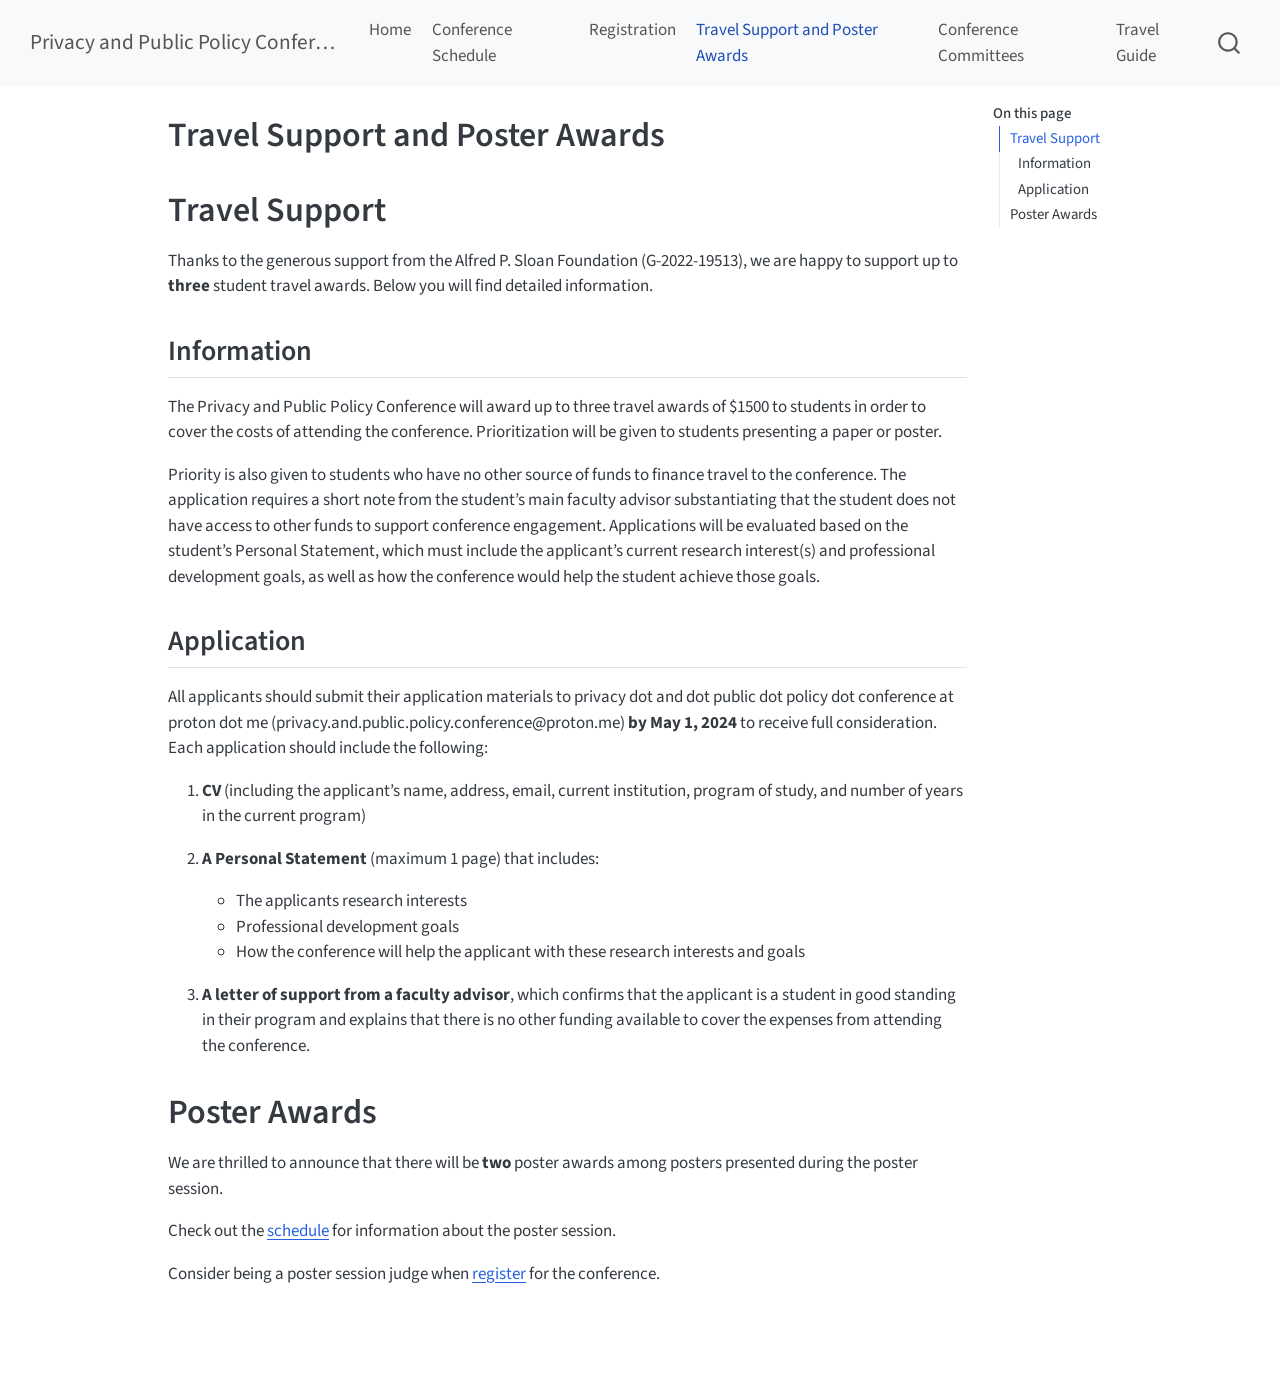
<file: docs/2024/support.html>
<!DOCTYPE html>
<html xmlns="http://www.w3.org/1999/xhtml" lang="en" xml:lang="en"><head>

<meta charset="utf-8">
<meta name="generator" content="quarto-1.8.26">

<meta name="viewport" content="width=device-width, initial-scale=1.0, user-scalable=yes">


<title>Travel Support and Poster Awards – Privacy and Public Policy Conference</title>
<style>
code{white-space: pre-wrap;}
span.smallcaps{font-variant: small-caps;}
div.columns{display: flex; gap: min(4vw, 1.5em);}
div.column{flex: auto; overflow-x: auto;}
div.hanging-indent{margin-left: 1.5em; text-indent: -1.5em;}
ul.task-list{list-style: none;}
ul.task-list li input[type="checkbox"] {
  width: 0.8em;
  margin: 0 0.8em 0.2em -1em; /* quarto-specific, see https://github.com/quarto-dev/quarto-cli/issues/4556 */ 
  vertical-align: middle;
}
</style>


<script src="site_libs/quarto-nav/quarto-nav.js"></script>
<script src="site_libs/quarto-nav/headroom.min.js"></script>
<script src="site_libs/clipboard/clipboard.min.js"></script>
<script src="site_libs/quarto-search/autocomplete.umd.js"></script>
<script src="site_libs/quarto-search/fuse.min.js"></script>
<script src="site_libs/quarto-search/quarto-search.js"></script>
<meta name="quarto:offset" content="./">
<script src="site_libs/quarto-html/quarto.js" type="module"></script>
<script src="site_libs/quarto-html/tabsets/tabsets.js" type="module"></script>
<script src="site_libs/quarto-html/axe/axe-check.js" type="module"></script>
<script src="site_libs/quarto-html/popper.min.js"></script>
<script src="site_libs/quarto-html/tippy.umd.min.js"></script>
<script src="site_libs/quarto-html/anchor.min.js"></script>
<link href="site_libs/quarto-html/tippy.css" rel="stylesheet">
<link href="site_libs/quarto-html/quarto-syntax-highlighting-587c61ba64f3a5504c4d52d930310e48.css" rel="stylesheet" id="quarto-text-highlighting-styles">
<script src="site_libs/bootstrap/bootstrap.min.js"></script>
<link href="site_libs/bootstrap/bootstrap-icons.css" rel="stylesheet">
<link href="site_libs/bootstrap/bootstrap-589b0149ae1014d30596de447e1c7e8a.min.css" rel="stylesheet" append-hash="true" id="quarto-bootstrap" data-mode="light">
<script id="quarto-search-options" type="application/json">{
  "location": "navbar",
  "copy-button": false,
  "collapse-after": 3,
  "panel-placement": "end",
  "type": "overlay",
  "limit": 50,
  "keyboard-shortcut": [
    "f",
    "/",
    "s"
  ],
  "show-item-context": false,
  "language": {
    "search-no-results-text": "No results",
    "search-matching-documents-text": "matching documents",
    "search-copy-link-title": "Copy link to search",
    "search-hide-matches-text": "Hide additional matches",
    "search-more-match-text": "more match in this document",
    "search-more-matches-text": "more matches in this document",
    "search-clear-button-title": "Clear",
    "search-text-placeholder": "",
    "search-detached-cancel-button-title": "Cancel",
    "search-submit-button-title": "Submit",
    "search-label": "Search"
  }
}</script>


<link rel="stylesheet" href="styles.css">
</head>

<body class="nav-fixed quarto-light">

<div id="quarto-search-results"></div>
  <header id="quarto-header" class="headroom fixed-top">
    <nav class="navbar navbar-expand-lg " data-bs-theme="dark">
      <div class="navbar-container container-fluid">
      <div class="navbar-brand-container mx-auto">
    <a class="navbar-brand" href="./index.html">
    <span class="navbar-title">Privacy and Public Policy Conference</span>
    </a>
  </div>
            <div id="quarto-search" class="" title="Search"></div>
          <button class="navbar-toggler" type="button" data-bs-toggle="collapse" data-bs-target="#navbarCollapse" aria-controls="navbarCollapse" role="menu" aria-expanded="false" aria-label="Toggle navigation" onclick="if (window.quartoToggleHeadroom) { window.quartoToggleHeadroom(); }">
  <span class="navbar-toggler-icon"></span>
</button>
          <div class="collapse navbar-collapse" id="navbarCollapse">
            <ul class="navbar-nav navbar-nav-scroll me-auto">
  <li class="nav-item">
    <a class="nav-link" href="./index.html"> 
<span class="menu-text">Home</span></a>
  </li>  
  <li class="nav-item">
    <a class="nav-link" href="./schedule.html"> 
<span class="menu-text">Conference Schedule</span></a>
  </li>  
  <li class="nav-item">
    <a class="nav-link" href="./registration.html"> 
<span class="menu-text">Registration</span></a>
  </li>  
  <li class="nav-item">
    <a class="nav-link active" href="./support.html" aria-current="page"> 
<span class="menu-text">Travel Support and Poster Awards</span></a>
  </li>  
  <li class="nav-item">
    <a class="nav-link" href="./committee.html"> 
<span class="menu-text">Conference Committees</span></a>
  </li>  
  <li class="nav-item">
    <a class="nav-link" href="./travel.html"> 
<span class="menu-text">Travel Guide</span></a>
  </li>  
</ul>
          </div> <!-- /navcollapse -->
            <div class="quarto-navbar-tools">
</div>
      </div> <!-- /container-fluid -->
    </nav>
</header>
<!-- content -->
<div id="quarto-content" class="quarto-container page-columns page-rows-contents page-layout-article page-navbar">
<!-- sidebar -->
<!-- margin-sidebar -->
    <div id="quarto-margin-sidebar" class="sidebar margin-sidebar">
        <nav id="TOC" role="doc-toc" class="toc-active">
    <h2 id="toc-title">On this page</h2>
   
  <ul>
  <li><a href="#travel-support" id="toc-travel-support" class="nav-link active" data-scroll-target="#travel-support">Travel Support</a>
  <ul class="collapse">
  <li><a href="#information" id="toc-information" class="nav-link" data-scroll-target="#information">Information</a></li>
  <li><a href="#application" id="toc-application" class="nav-link" data-scroll-target="#application">Application</a></li>
  </ul></li>
  <li><a href="#poster-awards" id="toc-poster-awards" class="nav-link" data-scroll-target="#poster-awards">Poster Awards</a></li>
  </ul>
</nav>
    </div>
<!-- main -->
<main class="content" id="quarto-document-content">

<header id="title-block-header" class="quarto-title-block default">
<div class="quarto-title">
<h1 class="title">Travel Support and Poster Awards</h1>
</div>



<div class="quarto-title-meta">

    
  
    
  </div>
  


</header>


<section id="travel-support" class="level1">
<h1>Travel Support</h1>
<p>Thanks to the generous support from the Alfred P. Sloan Foundation (G-2022-19513), we are happy to support up to <strong>three</strong> student travel awards. Below you will find detailed information.</p>
<section id="information" class="level2">
<h2 class="anchored" data-anchor-id="information">Information</h2>
<p>The Privacy and Public Policy Conference will award up to three travel awards of $1500 to students in order to cover the costs of attending the conference. Prioritization will be given to students presenting a paper or poster.</p>
<p>Priority is also given to students who have no other source of funds to finance travel to the conference. The application requires a short note from the student’s main faculty advisor substantiating that the student does not have access to other funds to support conference engagement. Applications will be evaluated based on the student’s Personal Statement, which must include the applicant’s current research interest(s) and professional development goals, as well as how the conference would help the student achieve those goals.</p>
</section>
<section id="application" class="level2">
<h2 class="anchored" data-anchor-id="application">Application</h2>
<p>All applicants should submit their application materials to privacy dot and dot public dot policy dot conference at proton dot me (privacy.and.public.policy.conference@proton.me) <strong>by May 1, 2024</strong> to receive full consideration. Each application should include the following:</p>
<ol type="1">
<li><p><strong>CV</strong> (including the applicant’s name, address, email, current institution, program of study, and number of years in the current program)</p></li>
<li><p><strong>A Personal Statement</strong> (maximum 1 page) that includes:</p>
<ul>
<li>The applicants research interests</li>
<li>Professional development goals</li>
<li>How the conference will help the applicant with these research interests and goals</li>
</ul></li>
<li><p><strong>A letter of support from a faculty advisor</strong>, which confirms that the applicant is a student in good standing in their program and explains that there is no other funding available to cover the expenses from attending the conference.</p></li>
</ol>
</section>
</section>
<section id="poster-awards" class="level1">
<h1>Poster Awards</h1>
<p>We are thrilled to announce that there will be <strong>two</strong> poster awards among posters presented during the poster session.</p>
<p>Check out the <a href="./schedule.html">schedule</a> for information about the poster session.</p>
<p>Consider being a poster session judge when <a href="./registration.html">register</a> for the conference.</p>


</section>

</main> <!-- /main -->
<script id="quarto-html-after-body" type="application/javascript">
  window.document.addEventListener("DOMContentLoaded", function (event) {
    const icon = "";
    const anchorJS = new window.AnchorJS();
    anchorJS.options = {
      placement: 'right',
      icon: icon
    };
    anchorJS.add('.anchored');
    const isCodeAnnotation = (el) => {
      for (const clz of el.classList) {
        if (clz.startsWith('code-annotation-')) {                     
          return true;
        }
      }
      return false;
    }
    const onCopySuccess = function(e) {
      // button target
      const button = e.trigger;
      // don't keep focus
      button.blur();
      // flash "checked"
      button.classList.add('code-copy-button-checked');
      var currentTitle = button.getAttribute("title");
      button.setAttribute("title", "Copied!");
      let tooltip;
      if (window.bootstrap) {
        button.setAttribute("data-bs-toggle", "tooltip");
        button.setAttribute("data-bs-placement", "left");
        button.setAttribute("data-bs-title", "Copied!");
        tooltip = new bootstrap.Tooltip(button, 
          { trigger: "manual", 
            customClass: "code-copy-button-tooltip",
            offset: [0, -8]});
        tooltip.show();    
      }
      setTimeout(function() {
        if (tooltip) {
          tooltip.hide();
          button.removeAttribute("data-bs-title");
          button.removeAttribute("data-bs-toggle");
          button.removeAttribute("data-bs-placement");
        }
        button.setAttribute("title", currentTitle);
        button.classList.remove('code-copy-button-checked');
      }, 1000);
      // clear code selection
      e.clearSelection();
    }
    const getTextToCopy = function(trigger) {
      const outerScaffold = trigger.parentElement.cloneNode(true);
      const codeEl = outerScaffold.querySelector('code');
      for (const childEl of codeEl.children) {
        if (isCodeAnnotation(childEl)) {
          childEl.remove();
        }
      }
      return codeEl.innerText;
    }
    const clipboard = new window.ClipboardJS('.code-copy-button:not([data-in-quarto-modal])', {
      text: getTextToCopy
    });
    clipboard.on('success', onCopySuccess);
    if (window.document.getElementById('quarto-embedded-source-code-modal')) {
      const clipboardModal = new window.ClipboardJS('.code-copy-button[data-in-quarto-modal]', {
        text: getTextToCopy,
        container: window.document.getElementById('quarto-embedded-source-code-modal')
      });
      clipboardModal.on('success', onCopySuccess);
    }
      var localhostRegex = new RegExp(/^(?:http|https):\/\/localhost\:?[0-9]*\//);
      var mailtoRegex = new RegExp(/^mailto:/);
        var filterRegex = new RegExp('/' + window.location.host + '/');
      var isInternal = (href) => {
          return filterRegex.test(href) || localhostRegex.test(href) || mailtoRegex.test(href);
      }
      // Inspect non-navigation links and adorn them if external
     var links = window.document.querySelectorAll('a[href]:not(.nav-link):not(.navbar-brand):not(.toc-action):not(.sidebar-link):not(.sidebar-item-toggle):not(.pagination-link):not(.no-external):not([aria-hidden]):not(.dropdown-item):not(.quarto-navigation-tool):not(.about-link)');
      for (var i=0; i<links.length; i++) {
        const link = links[i];
        if (!isInternal(link.href)) {
          // undo the damage that might have been done by quarto-nav.js in the case of
          // links that we want to consider external
          if (link.dataset.originalHref !== undefined) {
            link.href = link.dataset.originalHref;
          }
        }
      }
    function tippyHover(el, contentFn, onTriggerFn, onUntriggerFn) {
      const config = {
        allowHTML: true,
        maxWidth: 500,
        delay: 100,
        arrow: false,
        appendTo: function(el) {
            return el.parentElement;
        },
        interactive: true,
        interactiveBorder: 10,
        theme: 'quarto',
        placement: 'bottom-start',
      };
      if (contentFn) {
        config.content = contentFn;
      }
      if (onTriggerFn) {
        config.onTrigger = onTriggerFn;
      }
      if (onUntriggerFn) {
        config.onUntrigger = onUntriggerFn;
      }
      window.tippy(el, config); 
    }
    const noterefs = window.document.querySelectorAll('a[role="doc-noteref"]');
    for (var i=0; i<noterefs.length; i++) {
      const ref = noterefs[i];
      tippyHover(ref, function() {
        // use id or data attribute instead here
        let href = ref.getAttribute('data-footnote-href') || ref.getAttribute('href');
        try { href = new URL(href).hash; } catch {}
        const id = href.replace(/^#\/?/, "");
        const note = window.document.getElementById(id);
        if (note) {
          return note.innerHTML;
        } else {
          return "";
        }
      });
    }
    const xrefs = window.document.querySelectorAll('a.quarto-xref');
    const processXRef = (id, note) => {
      // Strip column container classes
      const stripColumnClz = (el) => {
        el.classList.remove("page-full", "page-columns");
        if (el.children) {
          for (const child of el.children) {
            stripColumnClz(child);
          }
        }
      }
      stripColumnClz(note)
      if (id === null || id.startsWith('sec-')) {
        // Special case sections, only their first couple elements
        const container = document.createElement("div");
        if (note.children && note.children.length > 2) {
          container.appendChild(note.children[0].cloneNode(true));
          for (let i = 1; i < note.children.length; i++) {
            const child = note.children[i];
            if (child.tagName === "P" && child.innerText === "") {
              continue;
            } else {
              container.appendChild(child.cloneNode(true));
              break;
            }
          }
          if (window.Quarto?.typesetMath) {
            window.Quarto.typesetMath(container);
          }
          return container.innerHTML
        } else {
          if (window.Quarto?.typesetMath) {
            window.Quarto.typesetMath(note);
          }
          return note.innerHTML;
        }
      } else {
        // Remove any anchor links if they are present
        const anchorLink = note.querySelector('a.anchorjs-link');
        if (anchorLink) {
          anchorLink.remove();
        }
        if (window.Quarto?.typesetMath) {
          window.Quarto.typesetMath(note);
        }
        if (note.classList.contains("callout")) {
          return note.outerHTML;
        } else {
          return note.innerHTML;
        }
      }
    }
    for (var i=0; i<xrefs.length; i++) {
      const xref = xrefs[i];
      tippyHover(xref, undefined, function(instance) {
        instance.disable();
        let url = xref.getAttribute('href');
        let hash = undefined; 
        if (url.startsWith('#')) {
          hash = url;
        } else {
          try { hash = new URL(url).hash; } catch {}
        }
        if (hash) {
          const id = hash.replace(/^#\/?/, "");
          const note = window.document.getElementById(id);
          if (note !== null) {
            try {
              const html = processXRef(id, note.cloneNode(true));
              instance.setContent(html);
            } finally {
              instance.enable();
              instance.show();
            }
          } else {
            // See if we can fetch this
            fetch(url.split('#')[0])
            .then(res => res.text())
            .then(html => {
              const parser = new DOMParser();
              const htmlDoc = parser.parseFromString(html, "text/html");
              const note = htmlDoc.getElementById(id);
              if (note !== null) {
                const html = processXRef(id, note);
                instance.setContent(html);
              } 
            }).finally(() => {
              instance.enable();
              instance.show();
            });
          }
        } else {
          // See if we can fetch a full url (with no hash to target)
          // This is a special case and we should probably do some content thinning / targeting
          fetch(url)
          .then(res => res.text())
          .then(html => {
            const parser = new DOMParser();
            const htmlDoc = parser.parseFromString(html, "text/html");
            const note = htmlDoc.querySelector('main.content');
            if (note !== null) {
              // This should only happen for chapter cross references
              // (since there is no id in the URL)
              // remove the first header
              if (note.children.length > 0 && note.children[0].tagName === "HEADER") {
                note.children[0].remove();
              }
              const html = processXRef(null, note);
              instance.setContent(html);
            } 
          }).finally(() => {
            instance.enable();
            instance.show();
          });
        }
      }, function(instance) {
      });
    }
        let selectedAnnoteEl;
        const selectorForAnnotation = ( cell, annotation) => {
          let cellAttr = 'data-code-cell="' + cell + '"';
          let lineAttr = 'data-code-annotation="' +  annotation + '"';
          const selector = 'span[' + cellAttr + '][' + lineAttr + ']';
          return selector;
        }
        const selectCodeLines = (annoteEl) => {
          const doc = window.document;
          const targetCell = annoteEl.getAttribute("data-target-cell");
          const targetAnnotation = annoteEl.getAttribute("data-target-annotation");
          const annoteSpan = window.document.querySelector(selectorForAnnotation(targetCell, targetAnnotation));
          const lines = annoteSpan.getAttribute("data-code-lines").split(",");
          const lineIds = lines.map((line) => {
            return targetCell + "-" + line;
          })
          let top = null;
          let height = null;
          let parent = null;
          if (lineIds.length > 0) {
              //compute the position of the single el (top and bottom and make a div)
              const el = window.document.getElementById(lineIds[0]);
              top = el.offsetTop;
              height = el.offsetHeight;
              parent = el.parentElement.parentElement;
            if (lineIds.length > 1) {
              const lastEl = window.document.getElementById(lineIds[lineIds.length - 1]);
              const bottom = lastEl.offsetTop + lastEl.offsetHeight;
              height = bottom - top;
            }
            if (top !== null && height !== null && parent !== null) {
              // cook up a div (if necessary) and position it 
              let div = window.document.getElementById("code-annotation-line-highlight");
              if (div === null) {
                div = window.document.createElement("div");
                div.setAttribute("id", "code-annotation-line-highlight");
                div.style.position = 'absolute';
                parent.appendChild(div);
              }
              div.style.top = top - 2 + "px";
              div.style.height = height + 4 + "px";
              div.style.left = 0;
              let gutterDiv = window.document.getElementById("code-annotation-line-highlight-gutter");
              if (gutterDiv === null) {
                gutterDiv = window.document.createElement("div");
                gutterDiv.setAttribute("id", "code-annotation-line-highlight-gutter");
                gutterDiv.style.position = 'absolute';
                const codeCell = window.document.getElementById(targetCell);
                const gutter = codeCell.querySelector('.code-annotation-gutter');
                gutter.appendChild(gutterDiv);
              }
              gutterDiv.style.top = top - 2 + "px";
              gutterDiv.style.height = height + 4 + "px";
            }
            selectedAnnoteEl = annoteEl;
          }
        };
        const unselectCodeLines = () => {
          const elementsIds = ["code-annotation-line-highlight", "code-annotation-line-highlight-gutter"];
          elementsIds.forEach((elId) => {
            const div = window.document.getElementById(elId);
            if (div) {
              div.remove();
            }
          });
          selectedAnnoteEl = undefined;
        };
          // Handle positioning of the toggle
      window.addEventListener(
        "resize",
        throttle(() => {
          elRect = undefined;
          if (selectedAnnoteEl) {
            selectCodeLines(selectedAnnoteEl);
          }
        }, 10)
      );
      function throttle(fn, ms) {
      let throttle = false;
      let timer;
        return (...args) => {
          if(!throttle) { // first call gets through
              fn.apply(this, args);
              throttle = true;
          } else { // all the others get throttled
              if(timer) clearTimeout(timer); // cancel #2
              timer = setTimeout(() => {
                fn.apply(this, args);
                timer = throttle = false;
              }, ms);
          }
        };
      }
        // Attach click handler to the DT
        const annoteDls = window.document.querySelectorAll('dt[data-target-cell]');
        for (const annoteDlNode of annoteDls) {
          annoteDlNode.addEventListener('click', (event) => {
            const clickedEl = event.target;
            if (clickedEl !== selectedAnnoteEl) {
              unselectCodeLines();
              const activeEl = window.document.querySelector('dt[data-target-cell].code-annotation-active');
              if (activeEl) {
                activeEl.classList.remove('code-annotation-active');
              }
              selectCodeLines(clickedEl);
              clickedEl.classList.add('code-annotation-active');
            } else {
              // Unselect the line
              unselectCodeLines();
              clickedEl.classList.remove('code-annotation-active');
            }
          });
        }
    const findCites = (el) => {
      const parentEl = el.parentElement;
      if (parentEl) {
        const cites = parentEl.dataset.cites;
        if (cites) {
          return {
            el,
            cites: cites.split(' ')
          };
        } else {
          return findCites(el.parentElement)
        }
      } else {
        return undefined;
      }
    };
    var bibliorefs = window.document.querySelectorAll('a[role="doc-biblioref"]');
    for (var i=0; i<bibliorefs.length; i++) {
      const ref = bibliorefs[i];
      const citeInfo = findCites(ref);
      if (citeInfo) {
        tippyHover(citeInfo.el, function() {
          var popup = window.document.createElement('div');
          citeInfo.cites.forEach(function(cite) {
            var citeDiv = window.document.createElement('div');
            citeDiv.classList.add('hanging-indent');
            citeDiv.classList.add('csl-entry');
            var biblioDiv = window.document.getElementById('ref-' + cite);
            if (biblioDiv) {
              citeDiv.innerHTML = biblioDiv.innerHTML;
            }
            popup.appendChild(citeDiv);
          });
          return popup.innerHTML;
        });
      }
    }
  });
  </script>
</div> <!-- /content -->




</body></html>
</file>
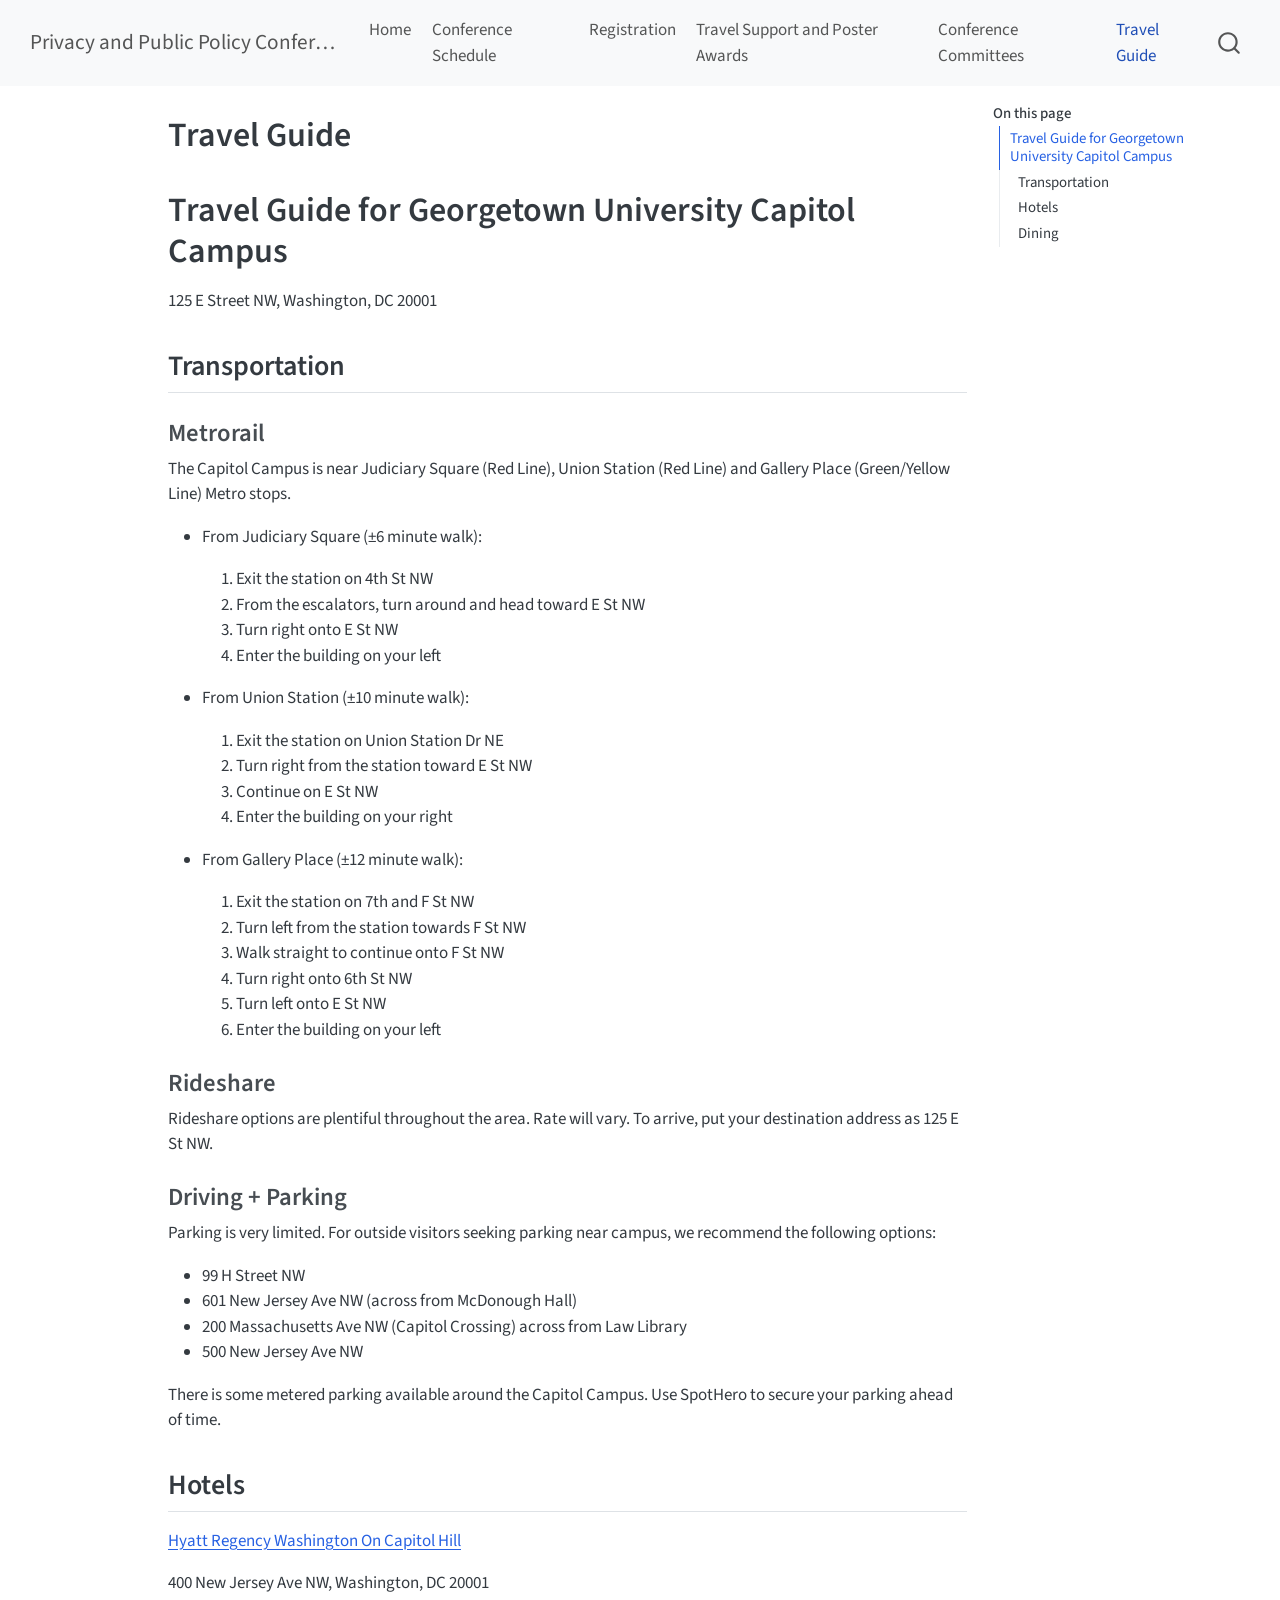
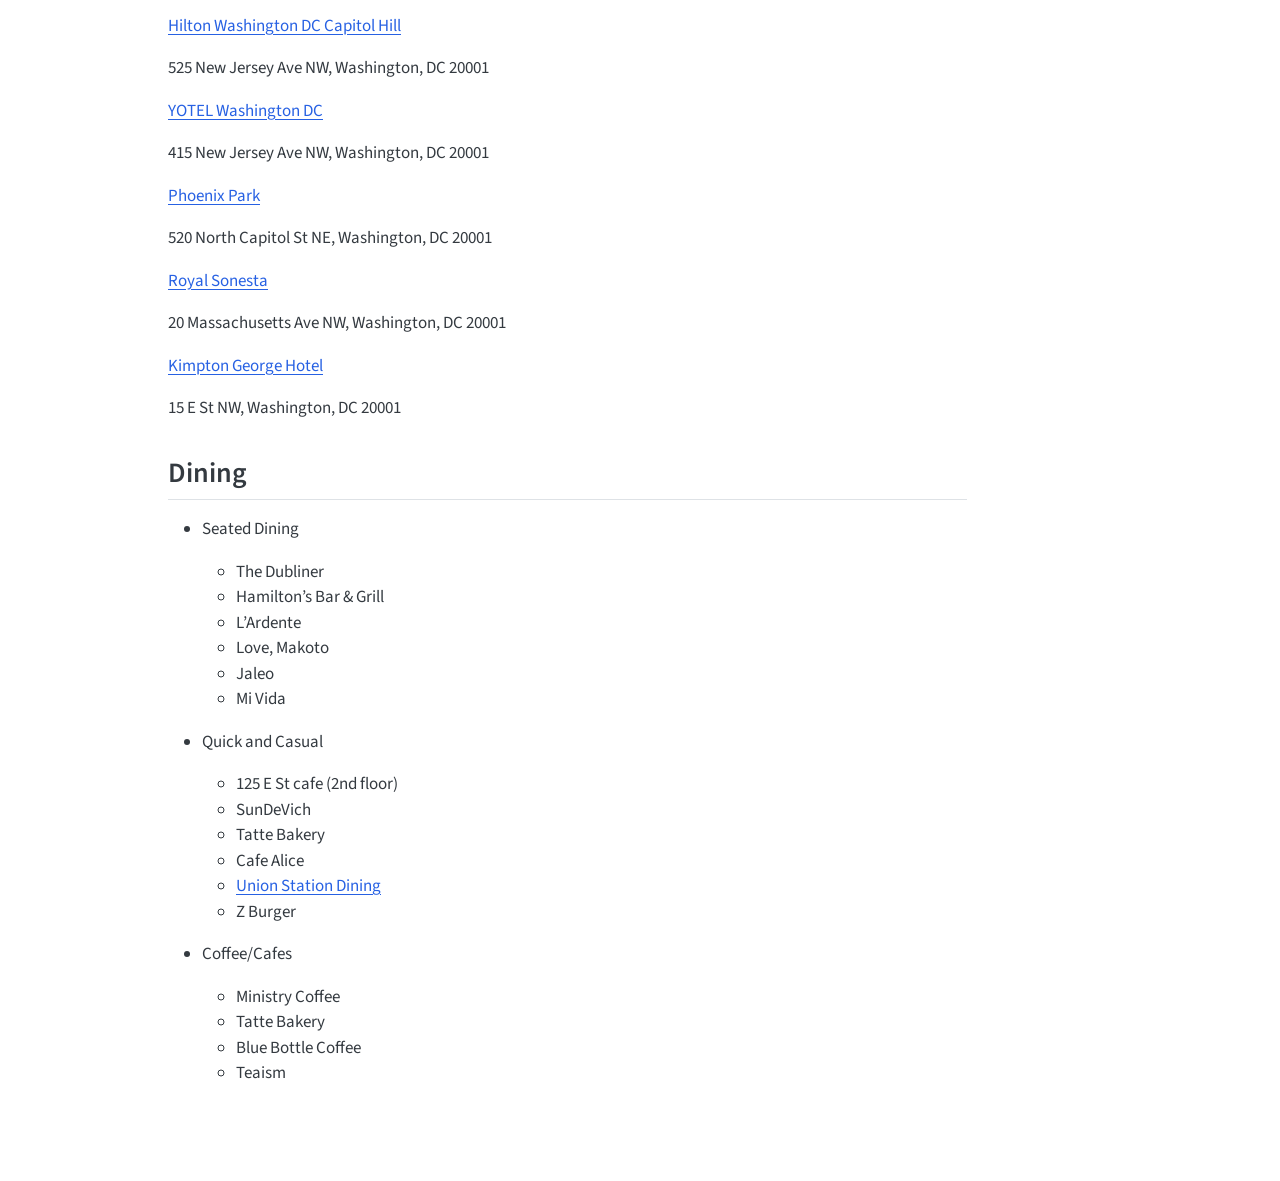
<file: docs/2024/travel.html>
<!DOCTYPE html>
<html xmlns="http://www.w3.org/1999/xhtml" lang="en" xml:lang="en"><head>

<meta charset="utf-8">
<meta name="generator" content="quarto-1.8.26">

<meta name="viewport" content="width=device-width, initial-scale=1.0, user-scalable=yes">


<title>Travel Guide – Privacy and Public Policy Conference</title>
<style>
code{white-space: pre-wrap;}
span.smallcaps{font-variant: small-caps;}
div.columns{display: flex; gap: min(4vw, 1.5em);}
div.column{flex: auto; overflow-x: auto;}
div.hanging-indent{margin-left: 1.5em; text-indent: -1.5em;}
ul.task-list{list-style: none;}
ul.task-list li input[type="checkbox"] {
  width: 0.8em;
  margin: 0 0.8em 0.2em -1em; /* quarto-specific, see https://github.com/quarto-dev/quarto-cli/issues/4556 */ 
  vertical-align: middle;
}
</style>


<script src="site_libs/quarto-nav/quarto-nav.js"></script>
<script src="site_libs/quarto-nav/headroom.min.js"></script>
<script src="site_libs/clipboard/clipboard.min.js"></script>
<script src="site_libs/quarto-search/autocomplete.umd.js"></script>
<script src="site_libs/quarto-search/fuse.min.js"></script>
<script src="site_libs/quarto-search/quarto-search.js"></script>
<meta name="quarto:offset" content="./">
<script src="site_libs/quarto-html/quarto.js" type="module"></script>
<script src="site_libs/quarto-html/tabsets/tabsets.js" type="module"></script>
<script src="site_libs/quarto-html/axe/axe-check.js" type="module"></script>
<script src="site_libs/quarto-html/popper.min.js"></script>
<script src="site_libs/quarto-html/tippy.umd.min.js"></script>
<script src="site_libs/quarto-html/anchor.min.js"></script>
<link href="site_libs/quarto-html/tippy.css" rel="stylesheet">
<link href="site_libs/quarto-html/quarto-syntax-highlighting-587c61ba64f3a5504c4d52d930310e48.css" rel="stylesheet" id="quarto-text-highlighting-styles">
<script src="site_libs/bootstrap/bootstrap.min.js"></script>
<link href="site_libs/bootstrap/bootstrap-icons.css" rel="stylesheet">
<link href="site_libs/bootstrap/bootstrap-589b0149ae1014d30596de447e1c7e8a.min.css" rel="stylesheet" append-hash="true" id="quarto-bootstrap" data-mode="light">
<script id="quarto-search-options" type="application/json">{
  "location": "navbar",
  "copy-button": false,
  "collapse-after": 3,
  "panel-placement": "end",
  "type": "overlay",
  "limit": 50,
  "keyboard-shortcut": [
    "f",
    "/",
    "s"
  ],
  "show-item-context": false,
  "language": {
    "search-no-results-text": "No results",
    "search-matching-documents-text": "matching documents",
    "search-copy-link-title": "Copy link to search",
    "search-hide-matches-text": "Hide additional matches",
    "search-more-match-text": "more match in this document",
    "search-more-matches-text": "more matches in this document",
    "search-clear-button-title": "Clear",
    "search-text-placeholder": "",
    "search-detached-cancel-button-title": "Cancel",
    "search-submit-button-title": "Submit",
    "search-label": "Search"
  }
}</script>


<link rel="stylesheet" href="styles.css">
</head>

<body class="nav-fixed quarto-light">

<div id="quarto-search-results"></div>
  <header id="quarto-header" class="headroom fixed-top">
    <nav class="navbar navbar-expand-lg " data-bs-theme="dark">
      <div class="navbar-container container-fluid">
      <div class="navbar-brand-container mx-auto">
    <a class="navbar-brand" href="./index.html">
    <span class="navbar-title">Privacy and Public Policy Conference</span>
    </a>
  </div>
            <div id="quarto-search" class="" title="Search"></div>
          <button class="navbar-toggler" type="button" data-bs-toggle="collapse" data-bs-target="#navbarCollapse" aria-controls="navbarCollapse" role="menu" aria-expanded="false" aria-label="Toggle navigation" onclick="if (window.quartoToggleHeadroom) { window.quartoToggleHeadroom(); }">
  <span class="navbar-toggler-icon"></span>
</button>
          <div class="collapse navbar-collapse" id="navbarCollapse">
            <ul class="navbar-nav navbar-nav-scroll me-auto">
  <li class="nav-item">
    <a class="nav-link" href="./index.html"> 
<span class="menu-text">Home</span></a>
  </li>  
  <li class="nav-item">
    <a class="nav-link" href="./schedule.html"> 
<span class="menu-text">Conference Schedule</span></a>
  </li>  
  <li class="nav-item">
    <a class="nav-link" href="./registration.html"> 
<span class="menu-text">Registration</span></a>
  </li>  
  <li class="nav-item">
    <a class="nav-link" href="./support.html"> 
<span class="menu-text">Travel Support and Poster Awards</span></a>
  </li>  
  <li class="nav-item">
    <a class="nav-link" href="./committee.html"> 
<span class="menu-text">Conference Committees</span></a>
  </li>  
  <li class="nav-item">
    <a class="nav-link active" href="./travel.html" aria-current="page"> 
<span class="menu-text">Travel Guide</span></a>
  </li>  
</ul>
          </div> <!-- /navcollapse -->
            <div class="quarto-navbar-tools">
</div>
      </div> <!-- /container-fluid -->
    </nav>
</header>
<!-- content -->
<div id="quarto-content" class="quarto-container page-columns page-rows-contents page-layout-article page-navbar">
<!-- sidebar -->
<!-- margin-sidebar -->
    <div id="quarto-margin-sidebar" class="sidebar margin-sidebar">
        <nav id="TOC" role="doc-toc" class="toc-active">
    <h2 id="toc-title">On this page</h2>
   
  <ul>
  <li><a href="#travel-guide-for-georgetown-university-capitol-campus" id="toc-travel-guide-for-georgetown-university-capitol-campus" class="nav-link active" data-scroll-target="#travel-guide-for-georgetown-university-capitol-campus">Travel Guide for Georgetown University Capitol Campus</a>
  <ul class="collapse">
  <li><a href="#transportation" id="toc-transportation" class="nav-link" data-scroll-target="#transportation">Transportation</a>
  <ul class="collapse">
  <li><a href="#metrorail" id="toc-metrorail" class="nav-link" data-scroll-target="#metrorail">Metrorail</a></li>
  <li><a href="#rideshare" id="toc-rideshare" class="nav-link" data-scroll-target="#rideshare">Rideshare</a></li>
  <li><a href="#driving-parking" id="toc-driving-parking" class="nav-link" data-scroll-target="#driving-parking">Driving + Parking</a></li>
  </ul></li>
  <li><a href="#hotels" id="toc-hotels" class="nav-link" data-scroll-target="#hotels">Hotels</a></li>
  <li><a href="#dining" id="toc-dining" class="nav-link" data-scroll-target="#dining">Dining</a></li>
  </ul></li>
  </ul>
</nav>
    </div>
<!-- main -->
<main class="content" id="quarto-document-content">

<header id="title-block-header" class="quarto-title-block default">
<div class="quarto-title">
<h1 class="title">Travel Guide</h1>
</div>



<div class="quarto-title-meta">

    
  
    
  </div>
  


</header>


<section id="travel-guide-for-georgetown-university-capitol-campus" class="level1">
<h1>Travel Guide for Georgetown University Capitol Campus</h1>
<p>125 E Street NW, Washington, DC 20001</p>
<section id="transportation" class="level2">
<h2 class="anchored" data-anchor-id="transportation">Transportation</h2>
<section id="metrorail" class="level3">
<h3 class="anchored" data-anchor-id="metrorail">Metrorail</h3>
<p>The Capitol Campus is near Judiciary Square (Red Line), Union Station (Red Line) and Gallery Place (Green/Yellow Line) Metro stops.</p>
<ul>
<li><p>From Judiciary Square (±6 minute walk):</p>
<ol type="1">
<li>Exit the station on 4th St NW</li>
<li>From the escalators, turn around and head toward E St NW</li>
<li>Turn right onto E St NW</li>
<li>Enter the building on your left</li>
</ol></li>
<li><p>From Union Station (±10 minute walk):</p>
<ol type="1">
<li>Exit the station on Union Station Dr NE</li>
<li>Turn right from the station toward E St NW</li>
<li>Continue on E St NW</li>
<li>Enter the building on your right</li>
</ol></li>
<li><p>From Gallery Place (±12 minute walk):</p>
<ol type="1">
<li>Exit the station on 7th and F St NW</li>
<li>Turn left from the station towards F St NW</li>
<li>Walk straight to continue onto F St NW</li>
<li>Turn right onto 6th St NW</li>
<li>Turn left onto E St NW</li>
<li>Enter the building on your left</li>
</ol></li>
</ul>
</section>
<section id="rideshare" class="level3">
<h3 class="anchored" data-anchor-id="rideshare">Rideshare</h3>
<p>Rideshare options are plentiful throughout the area. Rate will vary. To arrive, put your destination address as 125 E St NW.</p>
</section>
<section id="driving-parking" class="level3">
<h3 class="anchored" data-anchor-id="driving-parking">Driving + Parking</h3>
<p>Parking is very limited. For outside visitors seeking parking near campus, we recommend the following options:</p>
<ul>
<li>99 H Street NW</li>
<li>601 New Jersey Ave NW (across from McDonough Hall)</li>
<li>200 Massachusetts Ave NW (Capitol Crossing) across from Law Library</li>
<li>500 New Jersey Ave NW</li>
</ul>
<p>There is some metered parking available around the Capitol Campus. Use SpotHero to secure your parking ahead of time.</p>
</section>
</section>
<section id="hotels" class="level2">
<h2 class="anchored" data-anchor-id="hotels">Hotels</h2>
<p><a href="https://www.hyatt.com/en-US/hotel/washington-dc/hyatt-regency-washington-on-capitol-hill/wasrw?src=corp_lclb_gmb_seo_wasrw">Hyatt Regency Washington On Capitol Hill</a></p>
<p>400 New Jersey Ave NW, Washington, DC 20001</p>
<p><a href="https://www.hilton.com/en/hotels/dcadchh-hilton-washington-dc-capitol-hill/?SEO_id=GMB-AMER-HH-DCADCHH&amp;y_source=1_MjAwNzc5NjEtNzE1LWxvY2F0aW9uLndlYnNpdGU%3D">Hilton Washington DC Capitol Hill</a></p>
<p>525 New Jersey Ave NW, Washington, DC 20001</p>
<p><a href="https://www.yotel.com/en/hotels/yotel-washington-dc?utm_source=Google&amp;utm_medium=Yext_YOWDC">YOTEL Washington DC</a></p>
<p>415 New Jersey Ave NW, Washington, DC 20001</p>
<p><a href="https://www.phoenixparkhotel.com/">Phoenix Park</a></p>
<p>520 North Capitol St NE, Washington, DC 20001</p>
<p><a href="https://www.sonesta.com/royal-sonesta/dc/washington/royal-sonesta-washington-dc-capitol-hill">Royal Sonesta</a></p>
<p>20 Massachusetts Ave NW, Washington, DC 20001</p>
<p><a href="https://www.hotelgeorge.com/?&amp;cm_mmc=WEB-_-KI-_-AMER-_-EN-_-EV-_-Google%20Business%20Profile-_-DD-_-george">Kimpton George Hotel</a></p>
<p>15 E St NW, Washington, DC 20001</p>
</section>
<section id="dining" class="level2">
<h2 class="anchored" data-anchor-id="dining">Dining</h2>
<ul>
<li><p>Seated Dining</p>
<ul>
<li>The Dubliner</li>
<li>Hamilton’s Bar &amp; Grill</li>
<li>L’Ardente</li>
<li>Love, Makoto</li>
<li>Jaleo</li>
<li>Mi Vida</li>
</ul></li>
<li><p>Quick and Casual</p>
<ul>
<li>125 E St cafe (2nd floor)</li>
<li>SunDeVich</li>
<li>Tatte Bakery</li>
<li>Cafe Alice</li>
<li><a href="https://www.unionstationdc.com/dining/">Union Station Dining</a></li>
<li>Z Burger</li>
</ul></li>
<li><p>Coffee/Cafes</p>
<ul>
<li>Ministry Coffee</li>
<li>Tatte Bakery</li>
<li>Blue Bottle Coffee</li>
<li>Teaism</li>
</ul></li>
</ul>


</section>
</section>

</main> <!-- /main -->
<script id="quarto-html-after-body" type="application/javascript">
  window.document.addEventListener("DOMContentLoaded", function (event) {
    const icon = "";
    const anchorJS = new window.AnchorJS();
    anchorJS.options = {
      placement: 'right',
      icon: icon
    };
    anchorJS.add('.anchored');
    const isCodeAnnotation = (el) => {
      for (const clz of el.classList) {
        if (clz.startsWith('code-annotation-')) {                     
          return true;
        }
      }
      return false;
    }
    const onCopySuccess = function(e) {
      // button target
      const button = e.trigger;
      // don't keep focus
      button.blur();
      // flash "checked"
      button.classList.add('code-copy-button-checked');
      var currentTitle = button.getAttribute("title");
      button.setAttribute("title", "Copied!");
      let tooltip;
      if (window.bootstrap) {
        button.setAttribute("data-bs-toggle", "tooltip");
        button.setAttribute("data-bs-placement", "left");
        button.setAttribute("data-bs-title", "Copied!");
        tooltip = new bootstrap.Tooltip(button, 
          { trigger: "manual", 
            customClass: "code-copy-button-tooltip",
            offset: [0, -8]});
        tooltip.show();    
      }
      setTimeout(function() {
        if (tooltip) {
          tooltip.hide();
          button.removeAttribute("data-bs-title");
          button.removeAttribute("data-bs-toggle");
          button.removeAttribute("data-bs-placement");
        }
        button.setAttribute("title", currentTitle);
        button.classList.remove('code-copy-button-checked');
      }, 1000);
      // clear code selection
      e.clearSelection();
    }
    const getTextToCopy = function(trigger) {
      const outerScaffold = trigger.parentElement.cloneNode(true);
      const codeEl = outerScaffold.querySelector('code');
      for (const childEl of codeEl.children) {
        if (isCodeAnnotation(childEl)) {
          childEl.remove();
        }
      }
      return codeEl.innerText;
    }
    const clipboard = new window.ClipboardJS('.code-copy-button:not([data-in-quarto-modal])', {
      text: getTextToCopy
    });
    clipboard.on('success', onCopySuccess);
    if (window.document.getElementById('quarto-embedded-source-code-modal')) {
      const clipboardModal = new window.ClipboardJS('.code-copy-button[data-in-quarto-modal]', {
        text: getTextToCopy,
        container: window.document.getElementById('quarto-embedded-source-code-modal')
      });
      clipboardModal.on('success', onCopySuccess);
    }
      var localhostRegex = new RegExp(/^(?:http|https):\/\/localhost\:?[0-9]*\//);
      var mailtoRegex = new RegExp(/^mailto:/);
        var filterRegex = new RegExp('/' + window.location.host + '/');
      var isInternal = (href) => {
          return filterRegex.test(href) || localhostRegex.test(href) || mailtoRegex.test(href);
      }
      // Inspect non-navigation links and adorn them if external
     var links = window.document.querySelectorAll('a[href]:not(.nav-link):not(.navbar-brand):not(.toc-action):not(.sidebar-link):not(.sidebar-item-toggle):not(.pagination-link):not(.no-external):not([aria-hidden]):not(.dropdown-item):not(.quarto-navigation-tool):not(.about-link)');
      for (var i=0; i<links.length; i++) {
        const link = links[i];
        if (!isInternal(link.href)) {
          // undo the damage that might have been done by quarto-nav.js in the case of
          // links that we want to consider external
          if (link.dataset.originalHref !== undefined) {
            link.href = link.dataset.originalHref;
          }
        }
      }
    function tippyHover(el, contentFn, onTriggerFn, onUntriggerFn) {
      const config = {
        allowHTML: true,
        maxWidth: 500,
        delay: 100,
        arrow: false,
        appendTo: function(el) {
            return el.parentElement;
        },
        interactive: true,
        interactiveBorder: 10,
        theme: 'quarto',
        placement: 'bottom-start',
      };
      if (contentFn) {
        config.content = contentFn;
      }
      if (onTriggerFn) {
        config.onTrigger = onTriggerFn;
      }
      if (onUntriggerFn) {
        config.onUntrigger = onUntriggerFn;
      }
      window.tippy(el, config); 
    }
    const noterefs = window.document.querySelectorAll('a[role="doc-noteref"]');
    for (var i=0; i<noterefs.length; i++) {
      const ref = noterefs[i];
      tippyHover(ref, function() {
        // use id or data attribute instead here
        let href = ref.getAttribute('data-footnote-href') || ref.getAttribute('href');
        try { href = new URL(href).hash; } catch {}
        const id = href.replace(/^#\/?/, "");
        const note = window.document.getElementById(id);
        if (note) {
          return note.innerHTML;
        } else {
          return "";
        }
      });
    }
    const xrefs = window.document.querySelectorAll('a.quarto-xref');
    const processXRef = (id, note) => {
      // Strip column container classes
      const stripColumnClz = (el) => {
        el.classList.remove("page-full", "page-columns");
        if (el.children) {
          for (const child of el.children) {
            stripColumnClz(child);
          }
        }
      }
      stripColumnClz(note)
      if (id === null || id.startsWith('sec-')) {
        // Special case sections, only their first couple elements
        const container = document.createElement("div");
        if (note.children && note.children.length > 2) {
          container.appendChild(note.children[0].cloneNode(true));
          for (let i = 1; i < note.children.length; i++) {
            const child = note.children[i];
            if (child.tagName === "P" && child.innerText === "") {
              continue;
            } else {
              container.appendChild(child.cloneNode(true));
              break;
            }
          }
          if (window.Quarto?.typesetMath) {
            window.Quarto.typesetMath(container);
          }
          return container.innerHTML
        } else {
          if (window.Quarto?.typesetMath) {
            window.Quarto.typesetMath(note);
          }
          return note.innerHTML;
        }
      } else {
        // Remove any anchor links if they are present
        const anchorLink = note.querySelector('a.anchorjs-link');
        if (anchorLink) {
          anchorLink.remove();
        }
        if (window.Quarto?.typesetMath) {
          window.Quarto.typesetMath(note);
        }
        if (note.classList.contains("callout")) {
          return note.outerHTML;
        } else {
          return note.innerHTML;
        }
      }
    }
    for (var i=0; i<xrefs.length; i++) {
      const xref = xrefs[i];
      tippyHover(xref, undefined, function(instance) {
        instance.disable();
        let url = xref.getAttribute('href');
        let hash = undefined; 
        if (url.startsWith('#')) {
          hash = url;
        } else {
          try { hash = new URL(url).hash; } catch {}
        }
        if (hash) {
          const id = hash.replace(/^#\/?/, "");
          const note = window.document.getElementById(id);
          if (note !== null) {
            try {
              const html = processXRef(id, note.cloneNode(true));
              instance.setContent(html);
            } finally {
              instance.enable();
              instance.show();
            }
          } else {
            // See if we can fetch this
            fetch(url.split('#')[0])
            .then(res => res.text())
            .then(html => {
              const parser = new DOMParser();
              const htmlDoc = parser.parseFromString(html, "text/html");
              const note = htmlDoc.getElementById(id);
              if (note !== null) {
                const html = processXRef(id, note);
                instance.setContent(html);
              } 
            }).finally(() => {
              instance.enable();
              instance.show();
            });
          }
        } else {
          // See if we can fetch a full url (with no hash to target)
          // This is a special case and we should probably do some content thinning / targeting
          fetch(url)
          .then(res => res.text())
          .then(html => {
            const parser = new DOMParser();
            const htmlDoc = parser.parseFromString(html, "text/html");
            const note = htmlDoc.querySelector('main.content');
            if (note !== null) {
              // This should only happen for chapter cross references
              // (since there is no id in the URL)
              // remove the first header
              if (note.children.length > 0 && note.children[0].tagName === "HEADER") {
                note.children[0].remove();
              }
              const html = processXRef(null, note);
              instance.setContent(html);
            } 
          }).finally(() => {
            instance.enable();
            instance.show();
          });
        }
      }, function(instance) {
      });
    }
        let selectedAnnoteEl;
        const selectorForAnnotation = ( cell, annotation) => {
          let cellAttr = 'data-code-cell="' + cell + '"';
          let lineAttr = 'data-code-annotation="' +  annotation + '"';
          const selector = 'span[' + cellAttr + '][' + lineAttr + ']';
          return selector;
        }
        const selectCodeLines = (annoteEl) => {
          const doc = window.document;
          const targetCell = annoteEl.getAttribute("data-target-cell");
          const targetAnnotation = annoteEl.getAttribute("data-target-annotation");
          const annoteSpan = window.document.querySelector(selectorForAnnotation(targetCell, targetAnnotation));
          const lines = annoteSpan.getAttribute("data-code-lines").split(",");
          const lineIds = lines.map((line) => {
            return targetCell + "-" + line;
          })
          let top = null;
          let height = null;
          let parent = null;
          if (lineIds.length > 0) {
              //compute the position of the single el (top and bottom and make a div)
              const el = window.document.getElementById(lineIds[0]);
              top = el.offsetTop;
              height = el.offsetHeight;
              parent = el.parentElement.parentElement;
            if (lineIds.length > 1) {
              const lastEl = window.document.getElementById(lineIds[lineIds.length - 1]);
              const bottom = lastEl.offsetTop + lastEl.offsetHeight;
              height = bottom - top;
            }
            if (top !== null && height !== null && parent !== null) {
              // cook up a div (if necessary) and position it 
              let div = window.document.getElementById("code-annotation-line-highlight");
              if (div === null) {
                div = window.document.createElement("div");
                div.setAttribute("id", "code-annotation-line-highlight");
                div.style.position = 'absolute';
                parent.appendChild(div);
              }
              div.style.top = top - 2 + "px";
              div.style.height = height + 4 + "px";
              div.style.left = 0;
              let gutterDiv = window.document.getElementById("code-annotation-line-highlight-gutter");
              if (gutterDiv === null) {
                gutterDiv = window.document.createElement("div");
                gutterDiv.setAttribute("id", "code-annotation-line-highlight-gutter");
                gutterDiv.style.position = 'absolute';
                const codeCell = window.document.getElementById(targetCell);
                const gutter = codeCell.querySelector('.code-annotation-gutter');
                gutter.appendChild(gutterDiv);
              }
              gutterDiv.style.top = top - 2 + "px";
              gutterDiv.style.height = height + 4 + "px";
            }
            selectedAnnoteEl = annoteEl;
          }
        };
        const unselectCodeLines = () => {
          const elementsIds = ["code-annotation-line-highlight", "code-annotation-line-highlight-gutter"];
          elementsIds.forEach((elId) => {
            const div = window.document.getElementById(elId);
            if (div) {
              div.remove();
            }
          });
          selectedAnnoteEl = undefined;
        };
          // Handle positioning of the toggle
      window.addEventListener(
        "resize",
        throttle(() => {
          elRect = undefined;
          if (selectedAnnoteEl) {
            selectCodeLines(selectedAnnoteEl);
          }
        }, 10)
      );
      function throttle(fn, ms) {
      let throttle = false;
      let timer;
        return (...args) => {
          if(!throttle) { // first call gets through
              fn.apply(this, args);
              throttle = true;
          } else { // all the others get throttled
              if(timer) clearTimeout(timer); // cancel #2
              timer = setTimeout(() => {
                fn.apply(this, args);
                timer = throttle = false;
              }, ms);
          }
        };
      }
        // Attach click handler to the DT
        const annoteDls = window.document.querySelectorAll('dt[data-target-cell]');
        for (const annoteDlNode of annoteDls) {
          annoteDlNode.addEventListener('click', (event) => {
            const clickedEl = event.target;
            if (clickedEl !== selectedAnnoteEl) {
              unselectCodeLines();
              const activeEl = window.document.querySelector('dt[data-target-cell].code-annotation-active');
              if (activeEl) {
                activeEl.classList.remove('code-annotation-active');
              }
              selectCodeLines(clickedEl);
              clickedEl.classList.add('code-annotation-active');
            } else {
              // Unselect the line
              unselectCodeLines();
              clickedEl.classList.remove('code-annotation-active');
            }
          });
        }
    const findCites = (el) => {
      const parentEl = el.parentElement;
      if (parentEl) {
        const cites = parentEl.dataset.cites;
        if (cites) {
          return {
            el,
            cites: cites.split(' ')
          };
        } else {
          return findCites(el.parentElement)
        }
      } else {
        return undefined;
      }
    };
    var bibliorefs = window.document.querySelectorAll('a[role="doc-biblioref"]');
    for (var i=0; i<bibliorefs.length; i++) {
      const ref = bibliorefs[i];
      const citeInfo = findCites(ref);
      if (citeInfo) {
        tippyHover(citeInfo.el, function() {
          var popup = window.document.createElement('div');
          citeInfo.cites.forEach(function(cite) {
            var citeDiv = window.document.createElement('div');
            citeDiv.classList.add('hanging-indent');
            citeDiv.classList.add('csl-entry');
            var biblioDiv = window.document.getElementById('ref-' + cite);
            if (biblioDiv) {
              citeDiv.innerHTML = biblioDiv.innerHTML;
            }
            popup.appendChild(citeDiv);
          });
          return popup.innerHTML;
        });
      }
    }
  });
  </script>
</div> <!-- /content -->




</body></html>
</file>
<file: docs/2024/site_libs/quarto-html/tippy.css>
.tippy-box[data-animation=fade][data-state=hidden]{opacity:0}[data-tippy-root]{max-width:calc(100vw - 10px)}.tippy-box{position:relative;background-color:#333;color:#fff;border-radius:4px;font-size:14px;line-height:1.4;white-space:normal;outline:0;transition-property:transform,visibility,opacity}.tippy-box[data-placement^=top]>.tippy-arrow{bottom:0}.tippy-box[data-placement^=top]>.tippy-arrow:before{bottom:-7px;left:0;border-width:8px 8px 0;border-top-color:initial;transform-origin:center top}.tippy-box[data-placement^=bottom]>.tippy-arrow{top:0}.tippy-box[data-placement^=bottom]>.tippy-arrow:before{top:-7px;left:0;border-width:0 8px 8px;border-bottom-color:initial;transform-origin:center bottom}.tippy-box[data-placement^=left]>.tippy-arrow{right:0}.tippy-box[data-placement^=left]>.tippy-arrow:before{border-width:8px 0 8px 8px;border-left-color:initial;right:-7px;transform-origin:center left}.tippy-box[data-placement^=right]>.tippy-arrow{left:0}.tippy-box[data-placement^=right]>.tippy-arrow:before{left:-7px;border-width:8px 8px 8px 0;border-right-color:initial;transform-origin:center right}.tippy-box[data-inertia][data-state=visible]{transition-timing-function:cubic-bezier(.54,1.5,.38,1.11)}.tippy-arrow{width:16px;height:16px;color:#333}.tippy-arrow:before{content:"";position:absolute;border-color:transparent;border-style:solid}.tippy-content{position:relative;padding:5px 9px;z-index:1}
</file>
<file: docs/2024/site_libs/quarto-html/quarto-syntax-highlighting-587c61ba64f3a5504c4d52d930310e48.css>
/* quarto syntax highlight colors */
:root {
  --quarto-hl-ot-color: #003B4F;
  --quarto-hl-at-color: #657422;
  --quarto-hl-ss-color: #20794D;
  --quarto-hl-an-color: #5E5E5E;
  --quarto-hl-fu-color: #4758AB;
  --quarto-hl-st-color: #20794D;
  --quarto-hl-cf-color: #003B4F;
  --quarto-hl-op-color: #5E5E5E;
  --quarto-hl-er-color: #AD0000;
  --quarto-hl-bn-color: #AD0000;
  --quarto-hl-al-color: #AD0000;
  --quarto-hl-va-color: #111111;
  --quarto-hl-bu-color: inherit;
  --quarto-hl-ex-color: inherit;
  --quarto-hl-pp-color: #AD0000;
  --quarto-hl-in-color: #5E5E5E;
  --quarto-hl-vs-color: #20794D;
  --quarto-hl-wa-color: #5E5E5E;
  --quarto-hl-do-color: #5E5E5E;
  --quarto-hl-im-color: #00769E;
  --quarto-hl-ch-color: #20794D;
  --quarto-hl-dt-color: #AD0000;
  --quarto-hl-fl-color: #AD0000;
  --quarto-hl-co-color: #5E5E5E;
  --quarto-hl-cv-color: #5E5E5E;
  --quarto-hl-cn-color: #8f5902;
  --quarto-hl-sc-color: #5E5E5E;
  --quarto-hl-dv-color: #AD0000;
  --quarto-hl-kw-color: #003B4F;
}

/* other quarto variables */
:root {
  --quarto-font-monospace: SFMono-Regular, Menlo, Monaco, Consolas, "Liberation Mono", "Courier New", monospace;
}

/* syntax highlight based on Pandoc's rules */
pre > code.sourceCode > span {
  color: #003B4F;
}

code.sourceCode > span {
  color: #003B4F;
}

div.sourceCode,
div.sourceCode pre.sourceCode {
  color: #003B4F;
}

/* Normal */
code span {
  color: #003B4F;
}

/* Alert */
code span.al {
  color: #AD0000;
  font-style: inherit;
}

/* Annotation */
code span.an {
  color: #5E5E5E;
  font-style: inherit;
}

/* Attribute */
code span.at {
  color: #657422;
  font-style: inherit;
}

/* BaseN */
code span.bn {
  color: #AD0000;
  font-style: inherit;
}

/* BuiltIn */
code span.bu {
  font-style: inherit;
}

/* ControlFlow */
code span.cf {
  color: #003B4F;
  font-weight: bold;
  font-style: inherit;
}

/* Char */
code span.ch {
  color: #20794D;
  font-style: inherit;
}

/* Constant */
code span.cn {
  color: #8f5902;
  font-style: inherit;
}

/* Comment */
code span.co {
  color: #5E5E5E;
  font-style: inherit;
}

/* CommentVar */
code span.cv {
  color: #5E5E5E;
  font-style: italic;
}

/* Documentation */
code span.do {
  color: #5E5E5E;
  font-style: italic;
}

/* DataType */
code span.dt {
  color: #AD0000;
  font-style: inherit;
}

/* DecVal */
code span.dv {
  color: #AD0000;
  font-style: inherit;
}

/* Error */
code span.er {
  color: #AD0000;
  font-style: inherit;
}

/* Extension */
code span.ex {
  font-style: inherit;
}

/* Float */
code span.fl {
  color: #AD0000;
  font-style: inherit;
}

/* Function */
code span.fu {
  color: #4758AB;
  font-style: inherit;
}

/* Import */
code span.im {
  color: #00769E;
  font-style: inherit;
}

/* Information */
code span.in {
  color: #5E5E5E;
  font-style: inherit;
}

/* Keyword */
code span.kw {
  color: #003B4F;
  font-weight: bold;
  font-style: inherit;
}

/* Operator */
code span.op {
  color: #5E5E5E;
  font-style: inherit;
}

/* Other */
code span.ot {
  color: #003B4F;
  font-style: inherit;
}

/* Preprocessor */
code span.pp {
  color: #AD0000;
  font-style: inherit;
}

/* SpecialChar */
code span.sc {
  color: #5E5E5E;
  font-style: inherit;
}

/* SpecialString */
code span.ss {
  color: #20794D;
  font-style: inherit;
}

/* String */
code span.st {
  color: #20794D;
  font-style: inherit;
}

/* Variable */
code span.va {
  color: #111111;
  font-style: inherit;
}

/* VerbatimString */
code span.vs {
  color: #20794D;
  font-style: inherit;
}

/* Warning */
code span.wa {
  color: #5E5E5E;
  font-style: italic;
}

.prevent-inlining {
  content: "</";
}

/*# sourceMappingURL=2dce1cc6c82594539e1579de68416b47.css.map */
</file>
<file: docs/2024/styles.css>
/* css styles */
</file>
